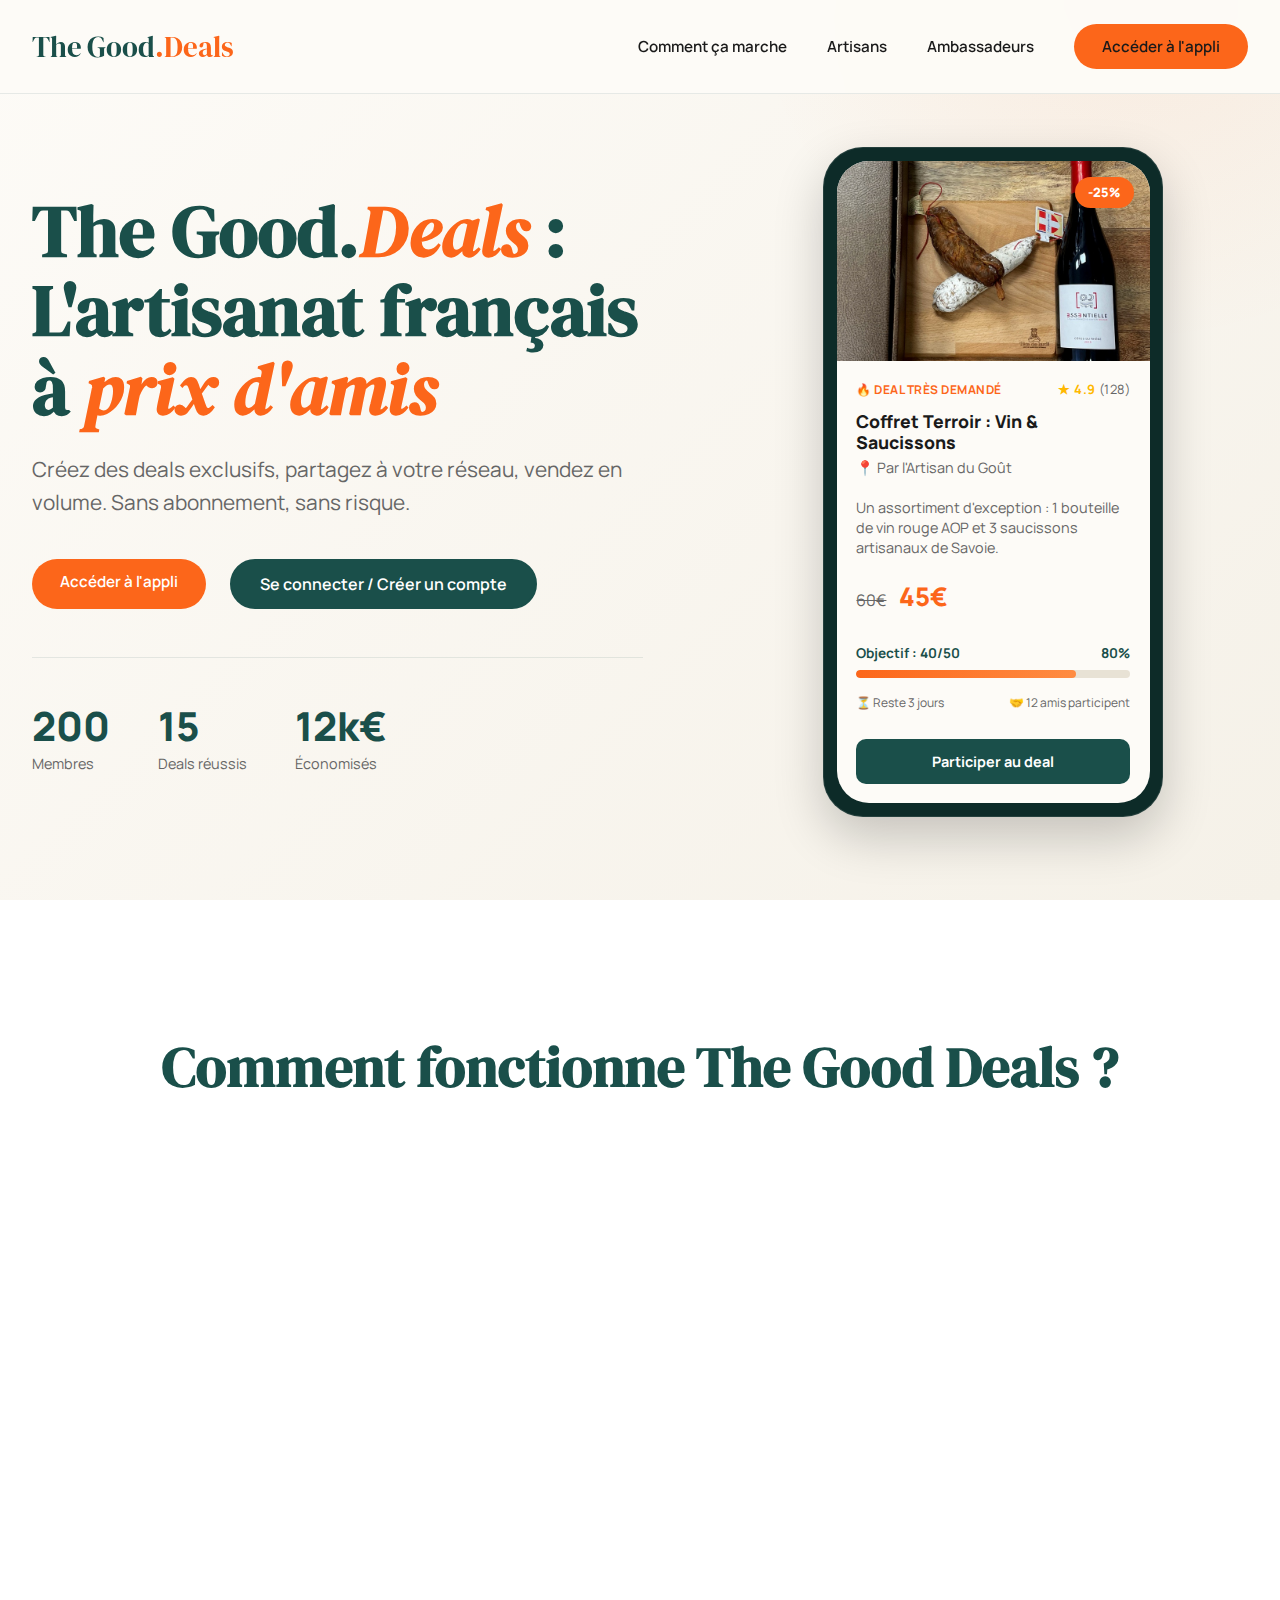
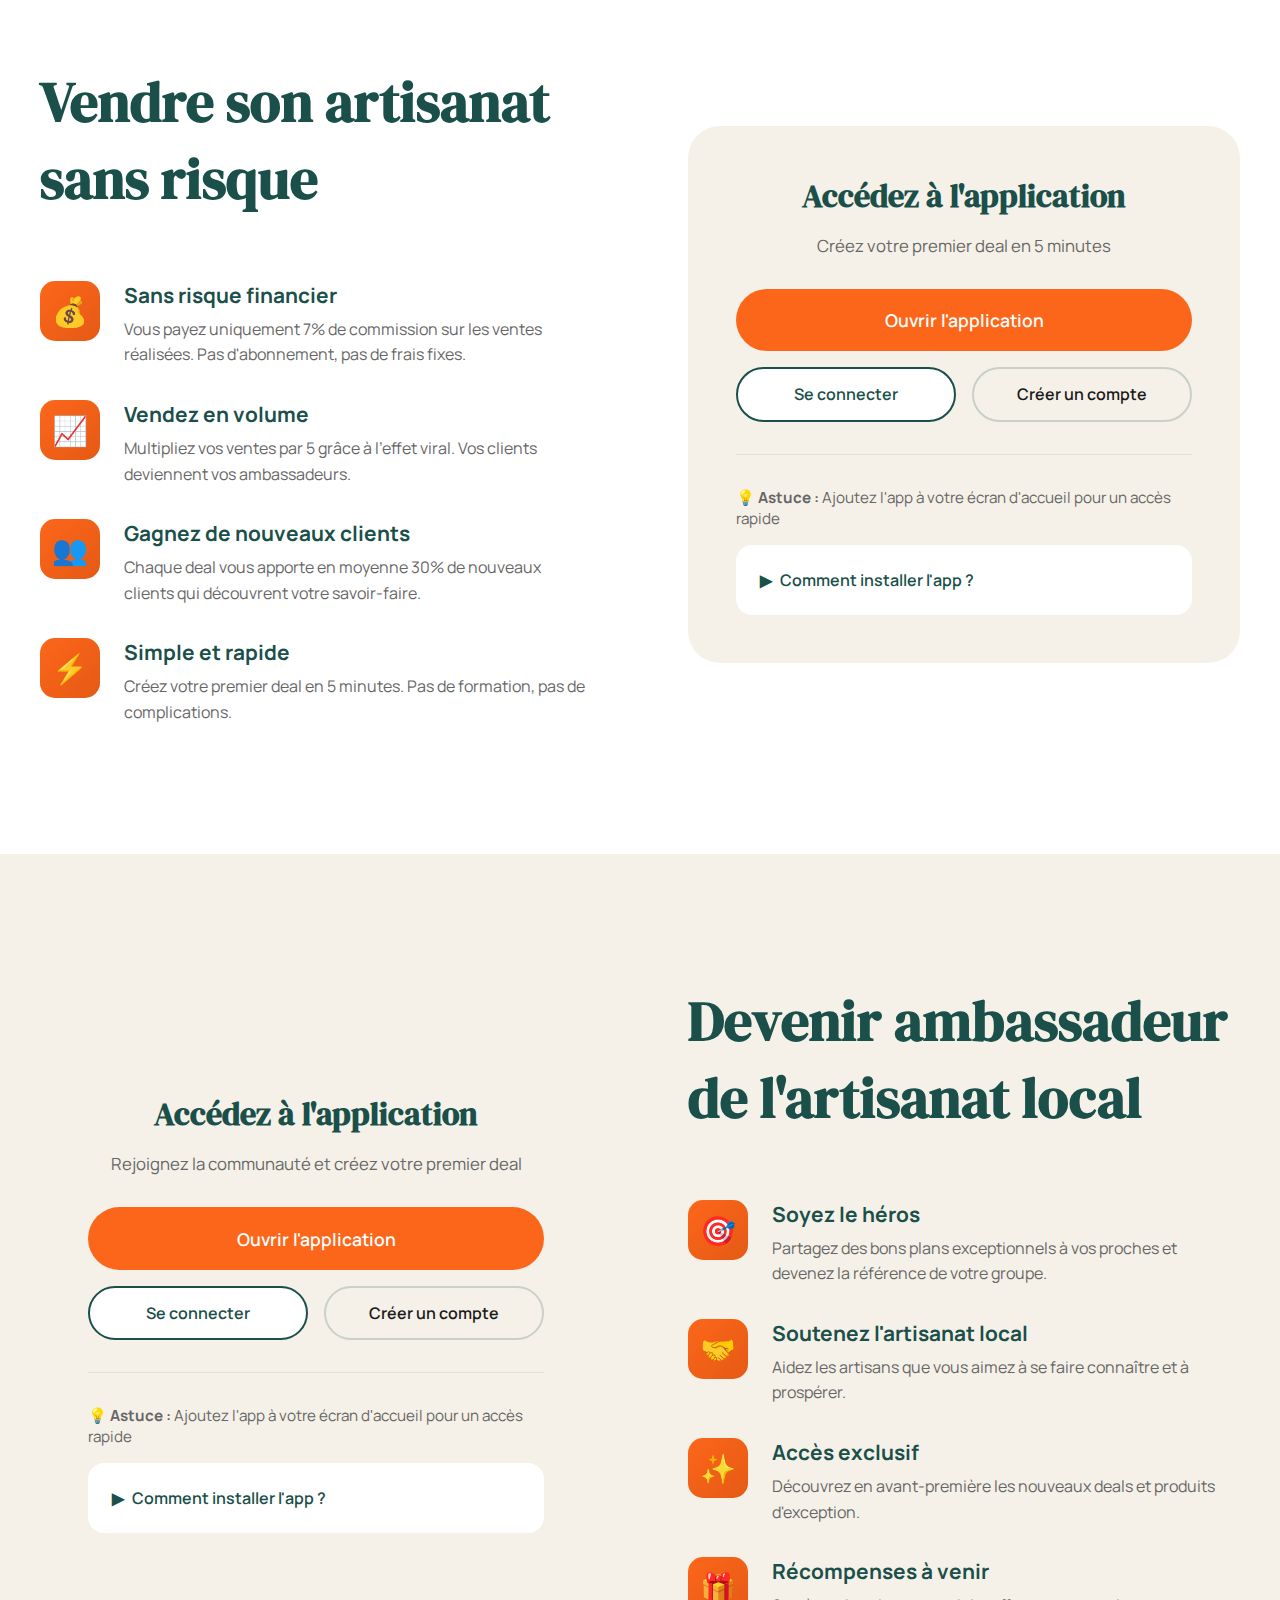
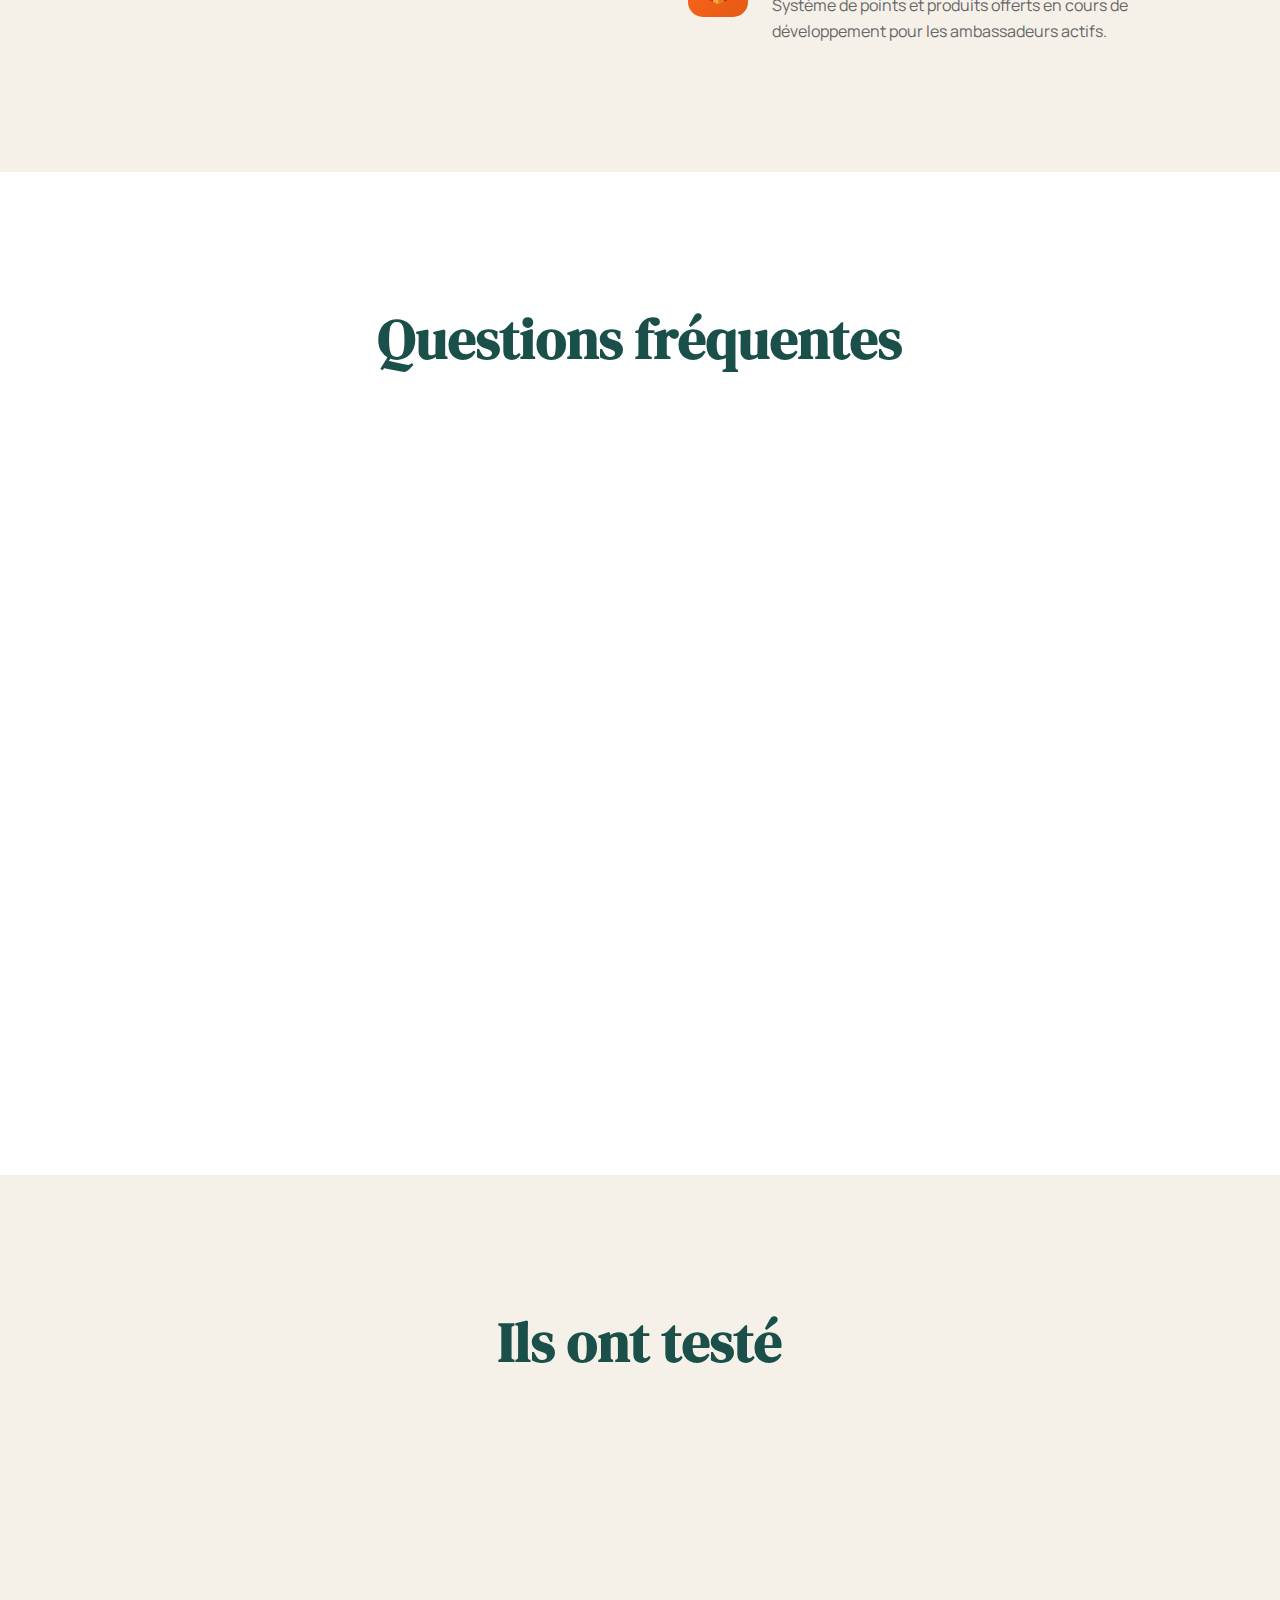
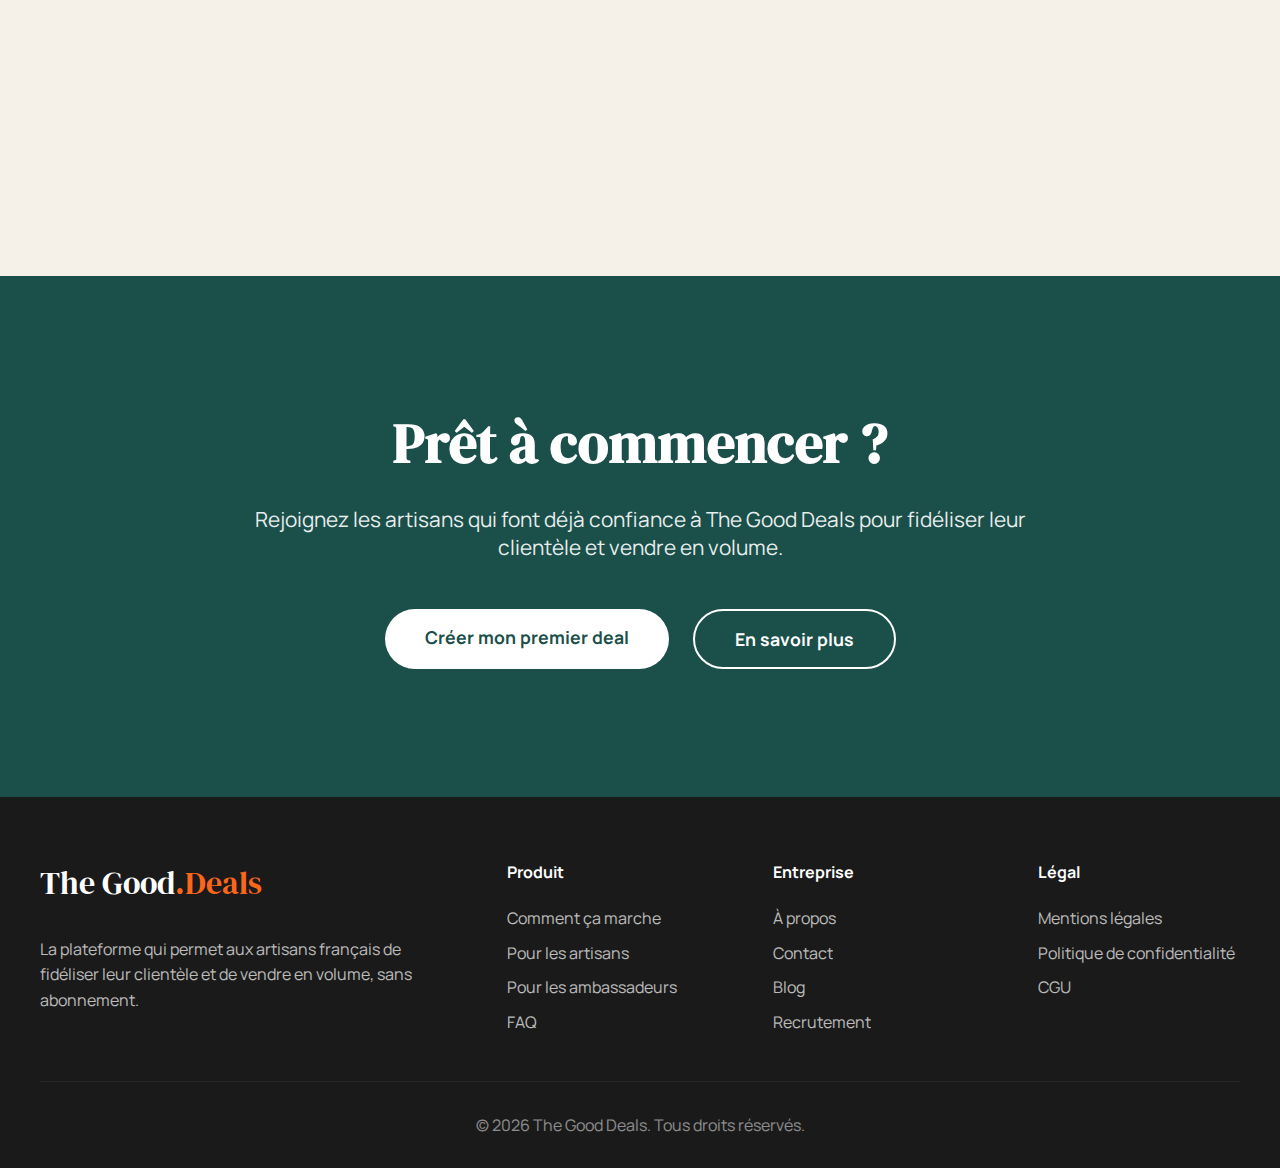
<file: index.html>
<!DOCTYPE html>
<html lang="fr">
<head>
    <meta charset="UTF-8">
    <meta name="viewport" content="width=device-width, initial-scale=1.0">
    <title>The Good Deals | L'Artisanat Français à Prix d'Amis & Deals Exclusifs</title>
    <meta name="description" content="Découvrez The Good Deals, la plateforme solidaire pour l'artisanat français. Profitez de deals exclusifs, soutenez vos artisans locaux et achetez en volume à prix d'amis.">
    <meta name="keywords" content="artisanat français, bons plans locaux, deals artisanat, achat groupé solidaire, soutien artisans, prix d'amis, savoir-faire français">
    
    <!-- Open Graph / Facebook -->
    <meta property="og:type" content="website">
    <meta property="og:url" content="https://thegood.deals/">
    <meta property="og:title" content="The Good Deals | L'Artisanat Français à Prix d'Amis">
    <meta property="og:description" content="Soutenez l'artisanat local avec des deals exclusifs et solidaires.">
    <meta property="og:image" content="https://thegood.deals/icons/favicon.jpg">
    <meta property="og:image:width" content="1200">
    <meta property="og:image:height" content="630">

    <!-- Twitter -->
    <meta name="twitter:card" content="summary_large_image">
    <meta name="twitter:url" content="https://thegood.deals/">
    <meta name="twitter:title" content="The Good Deals | L'Artisanat Français à Prix d'Amis">
    <meta name="twitter:description" content="Soutenez l'artisanat local avec des deals exclusifs et solidaires.">
    <meta name="twitter:image" content="https://thegood.deals/icons/favicon.jpg">
    
    <link rel="canonical" href="https://thegood.deals/">
    
    <!-- Favicons & PWA -->
    <link rel="icon" type="image/jpeg" href="icons/favicon.jpg">
    <link rel="apple-touch-icon" sizes="180x180" href="icons/icon-192x192.png">
    <link rel="manifest" href="manifest.json">
    <meta name="theme-color" content="#1A4F4A">

    <link href="https://fonts.googleapis.com/css2?family=DM+Serif+Display:ital@0;1&family=Manrope:wght@400;600;800&display=swap" rel="stylesheet">
    <script type="application/ld+json">
    {
      "@context": "https://schema.org",
      "@type": "WebSite",
      "name": "The Good Deals",
      "url": "https://thegood.deals/",
      "description": "Plateforme solidaire pour l'artisanat français. Deals exclusifs et achat groupé.",
      "potentialAction": {
        "@type": "SearchAction",
        "target": "https://thegood.deals/search?q={search_term_string}",
        "query-input": "required name=search_term_string"
      }
    }
    </script>
    <script type="application/ld+json">
    {
      "@context": "https://schema.org",
      "@type": "Organization",
      "name": "The Good Deals",
      "url": "https://thegood.deals/",
      "logo": "https://thegood.deals/assets/logo.png",
      "sameAs": [
        "https://instagram.com/thegood.deals_original"
      ]
    }
    </script>
    <style>
        * {
            margin: 0;
            padding: 0;
            box-sizing: border-box;
        }

        :root {
            --primary: #1A4F4A;
            --accent: #FC661A;
            --bg-light: #FDFBF7;
            --bg-cream: #F5F1E8;
            --text-dark: #1A1A1A;
            --text-gray: #666666;
        }

        body {
            font-family: 'Manrope', sans-serif;
            background: var(--bg-light);
            color: var(--text-dark);
            overflow-x: hidden;
        }

        /* Navigation */
        nav {
            position: fixed;
            top: 0;
            left: 0;
            right: 0;
            z-index: 1000;
            background: rgba(253, 251, 247, 0.95);
            backdrop-filter: blur(10px);
            border-bottom: 1px solid rgba(26, 79, 74, 0.1);
        }

        .nav-container {
            max-width: 1400px;
            margin: 0 auto;
            padding: 1.5rem 2rem;
            display: flex;
            justify-content: space-between;
            align-items: center;
        }

        .logo {
            font-family: 'DM Serif Display', serif;
            font-size: 1.8rem;
            font-weight: 400;
            color: var(--primary);
            text-decoration: none;
            display: flex;
            align-items: baseline;
            gap: 0;
        }

        .logo .the {
            color: var(--primary);
            margin-right: 0.3rem;
        }

        .logo .good {
            color: var(--primary);
        }

        .logo .dot {
            color: var(--accent);
        }

        .logo .deals {
            color: var(--accent);
        }

        .nav-links {
            display: flex;
            gap: 2.5rem;
            align-items: center;
        }

        .nav-links a {
            color: var(--text-dark);
            text-decoration: none;
            font-weight: 600;
            font-size: 0.95rem;
            transition: color 0.3s ease;
        }

        .nav-links a:hover {
            color: var(--accent);
        }

        .btn-primary {
            background: var(--accent);
            color: white;
            padding: 0.75rem 1.75rem;
            border-radius: 50px;
            font-weight: 600;
            text-decoration: none;
            transition: all 0.3s ease;
            border: none;
            cursor: pointer;
            font-size: 0.95rem;
        }

        .btn-primary:hover {
            background: #E55A15;
            transform: translateY(-2px);
            box-shadow: 0 10px 30px rgba(252, 102, 26, 0.3);
        }

        .btn-secondary {
            background: var(--primary);
            color: white;
            padding: 0.75rem 1.75rem;
            border-radius: 50px;
            font-weight: 600;
            text-decoration: none;
            transition: all 0.3s ease;
            border: 2px solid var(--primary);
        }

        .btn-secondary:hover {
            background: transparent;
            color: var(--primary);
        }

        /* Hero Section */
        .hero {
            min-height: 100vh;
            display: flex;
            align-items: center;
            justify-content: center;
            padding: 8rem 2rem 4rem;
            background: linear-gradient(135deg, var(--bg-light) 0%, var(--bg-cream) 100%);
            position: relative;
            overflow: hidden;
        }

        .hero::before {
            content: '';
            position: absolute;
            top: -50%;
            right: -20%;
            width: 800px;
            height: 800px;
            background: radial-gradient(circle, rgba(252, 102, 26, 0.08) 0%, transparent 70%);
            border-radius: 50%;
            animation: float 20s ease-in-out infinite;
        }

        @keyframes float {
            0%, 100% { transform: translate(0, 0) scale(1); }
            50% { transform: translate(-50px, 50px) scale(1.1); }
        }

        .hero-content {
            max-width: 1400px;
            margin: 0 auto;
            display: grid;
            grid-template-columns: 1.2fr 1fr;
            gap: 6rem;
            align-items: center;
            position: relative;
            z-index: 1;
        }

        .hero-text h1 {
            font-family: 'DM Serif Display', serif;
            font-size: 4.5rem;
            line-height: 1.1;
            color: var(--primary);
            margin-bottom: 1.5rem;
            animation: slideInLeft 1s ease-out;
        }

        @keyframes slideInLeft {
            from {
                opacity: 0;
                transform: translateX(-50px);
            }
            to {
                opacity: 1;
                transform: translateX(0);
            }
        }

        .hero-text h1 .accent {
            color: var(--accent);
            font-style: italic;
        }

        .hero-text p {
            font-size: 1.3rem;
            color: var(--text-gray);
            margin-bottom: 2.5rem;
            line-height: 1.6;
            animation: slideInLeft 1s ease-out 0.2s backwards;
        }

        .hero-ctas {
            display: flex;
            gap: 1.5rem;
            animation: slideInLeft 1s ease-out 0.4s backwards;
        }

        .social-proof {
            display: flex;
            gap: 3rem;
            margin-top: 3rem;
            padding-top: 3rem;
            border-top: 1px solid rgba(26, 79, 74, 0.1);
            animation: slideInLeft 1s ease-out 0.6s backwards;
        }

        .stat {
            display: flex;
            flex-direction: column;
        }

        .stat-number {
            font-size: 2.5rem;
            font-weight: 800;
            color: var(--primary);
            line-height: 1;
        }

        .stat-label {
            font-size: 0.9rem;
            color: var(--text-gray);
            margin-top: 0.5rem;
        }

        .hero-visual {
            position: relative;
            animation: slideInRight 1s ease-out 0.4s backwards;
        }

        @keyframes slideInRight {
            from {
                opacity: 0;
                transform: translateX(50px);
            }
            to {
                opacity: 1;
                transform: translateX(0);
            }
        }

        .phone-mockup {
            position: relative;
            width: 100%;
            max-width: 340px;
            margin: 0 auto;
        }

        .phone-frame {
            background: #0D2B28;
            border-radius: 2.5rem;
            padding: 0.8rem;
            box-shadow: 0 20px 50px rgba(0, 0, 0, 0.2);
            position: relative;
            border: 1px solid rgba(255,255,255,0.1);
        }

        .phone-screen {
            background: #FDFBF7;
            border-radius: 2rem;
            overflow: hidden;
            aspect-ratio: 9/18.5;
            display: flex;
            flex-direction: column;
        }

        .deal-card-preview {
            padding: 0;
            display: flex;
            flex-direction: column;
            height: 100%;
        }

        .deal-image {
            width: 100%;
            height: 200px;
            background: url('assets/deal-coffret.jpg') center/cover no-repeat;
            position: relative;
        }

        .deal-image .deal-tag {
            position: absolute;
            top: 1rem;
            right: 1rem;
            background: var(--accent);
            color: white;
            padding: 0.4rem 0.8rem;
            border-radius: 50px;
            font-size: 0.8rem;
            font-weight: 800;
        }

        .deal-content {
            padding: 1.2rem;
            display: flex;
            flex-direction: column;
            gap: 0.8rem;
            flex-grow: 1;
        }

        .deal-meta-top {
            display: flex;
            justify-content: space-between;
            align-items: center;
            font-size: 0.75rem;
            font-weight: 700;
            color: var(--accent);
            text-transform: uppercase;
            letter-spacing: 0.5px;
        }

        .deal-rating {
            display: flex;
            align-items: center;
            gap: 0.2rem;
            color: #FFB800;
            font-size: 0.8rem;
        }

        .deal-info {
            display: flex;
            flex-direction: column;
            gap: 0.3rem;
        }

        .deal-title {
            font-size: 1.1rem;
            font-weight: 800;
            color: var(--text-dark);
            line-height: 1.2;
        }

        .deal-artisan {
            font-size: 0.9rem;
            color: var(--text-gray);
            display: flex;
            align-items: center;
            gap: 0.4rem;
        }

        .deal-description {
            font-size: 0.9rem;
            color: var(--text-gray);
            line-height: 1.4;
            margin: 0.5rem 0;
        }

        .deal-prices {
            display: flex;
            align-items: baseline;
            gap: 0.8rem;
            margin-bottom: 0.5rem;
        }

        .deal-price-old {
            font-size: 1rem;
            color: var(--text-gray);
            text-decoration: line-through;
        }

        .deal-price-new {
            font-size: 1.6rem;
            font-weight: 800;
            color: var(--accent);
        }

        .deal-progress-container {
            margin-top: auto;
        }

        .progress-label {
            display: flex;
            justify-content: space-between;
            font-size: 0.85rem;
            font-weight: 700;
            margin-bottom: 0.5rem;
            color: var(--primary);
        }

        .progress-bar {
            width: 100%;
            height: 8px;
            background: #E8E2D5;
            border-radius: 10px;
            overflow: hidden;
            margin-bottom: 1rem;
        }

        .progress-fill {
            height: 100%;
            background: linear-gradient(90deg, var(--accent) 0%, #FF8C42 100%);
            border-radius: 10px;
            width: 80%;
            transition: width 1s ease-out;
        }

        .btn-deal {
            background: var(--primary);
            color: white;
            text-align: center;
            padding: 0.8rem;
            border-radius: 10px;
            font-weight: 700;
            text-decoration: none;
            transition: all 0.3s ease;
            font-size: 0.9rem;
        }

        .btn-deal:hover {
            transform: scale(1.02);
            box-shadow: 0 10px 20px rgba(26, 79, 74, 0.2);
        }

        /* How It Works */
        .how-it-works {
            padding: 8rem 2rem;
            background: white;
        }

        .section-title {
            font-family: 'DM Serif Display', serif;
            font-size: 3.5rem;
            text-align: center;
            color: var(--primary);
            margin-bottom: 4rem;
        }

        .steps {
            max-width: 1200px;
            margin: 0 auto;
            display: grid;
            grid-template-columns: repeat(3, 1fr);
            gap: 4rem;
        }

        .step {
            text-align: center;
            position: relative;
            animation: fadeInUp 1s ease-out;
        }

        @keyframes fadeInUp {
            from {
                opacity: 0;
                transform: translateY(30px);
            }
            to {
                opacity: 1;
                transform: translateY(0);
            }
        }

        .step-number {
            width: 80px;
            height: 80px;
            background: linear-gradient(135deg, var(--accent) 0%, #E55A15 100%);
            border-radius: 50%;
            display: flex;
            align-items: center;
            justify-content: center;
            font-size: 2rem;
            font-weight: 800;
            color: white;
            margin: 0 auto 2rem;
            box-shadow: 0 10px 30px rgba(252, 102, 26, 0.3);
        }

        .step h3 {
            font-size: 1.5rem;
            font-weight: 700;
            margin-bottom: 1rem;
            color: var(--primary);
        }

        .step p {
            color: var(--text-gray);
            line-height: 1.6;
        }

        /* Testimonials */
        .testimonials {
            padding: 8rem 2rem;
            background: var(--bg-cream);
        }

        .testimonials-grid {
            max-width: 1200px;
            margin: 0 auto;
            display: grid;
            grid-template-columns: repeat(3, 1fr);
            gap: 3rem;
        }

        .testimonial-card {
            background: white;
            padding: 2.5rem;
            border-radius: 1.5rem;
            box-shadow: 0 10px 40px rgba(0, 0, 0, 0.05);
            transition: transform 0.3s ease, box-shadow 0.3s ease;
        }

        .testimonial-card:hover {
            transform: translateY(-10px);
            box-shadow: 0 20px 60px rgba(0, 0, 0, 0.1);
        }

        .quote {
            font-size: 1.1rem;
            line-height: 1.7;
            color: var(--text-dark);
            margin-bottom: 1.5rem;
            font-style: italic;
        }

        .author {
            display: flex;
            align-items: center;
            gap: 1rem;
        }

        .author-avatar {
            width: 50px;
            height: 50px;
            background: linear-gradient(135deg, var(--primary) 0%, var(--accent) 100%);
            border-radius: 50%;
            display: flex;
            align-items: center;
            justify-content: center;
            color: white;
            font-weight: 700;
            font-size: 1.2rem;
        }

        .author-info {
            display: flex;
            flex-direction: column;
        }

        .author-name {
            font-weight: 700;
            color: var(--primary);
        }

        .author-role {
            font-size: 0.9rem;
            color: var(--text-gray);
        }

        /* CTA Section */
        .cta-section {
            padding: 8rem 2rem;
            background: var(--primary);
            color: white;
            text-align: center;
        }

        .cta-content {
            max-width: 800px;
            margin: 0 auto;
        }

        .cta-section h2 {
            font-family: 'DM Serif Display', serif;
            font-size: 3.5rem;
            margin-bottom: 1.5rem;
        }

        .cta-section p {
            font-size: 1.3rem;
            margin-bottom: 3rem;
            opacity: 0.9;
        }

        .cta-buttons {
            display: flex;
            gap: 1.5rem;
            justify-content: center;
        }

        .btn-white {
            background: white;
            color: var(--primary);
            padding: 1rem 2.5rem;
            border-radius: 50px;
            font-weight: 700;
            text-decoration: none;
            transition: all 0.3s ease;
            font-size: 1.1rem;
        }

        .btn-white:hover {
            transform: translateY(-3px);
            box-shadow: 0 15px 40px rgba(255, 255, 255, 0.3);
        }

        .btn-outline {
            background: transparent;
            color: white;
            padding: 1rem 2.5rem;
            border-radius: 50px;
            font-weight: 700;
            text-decoration: none;
            border: 2px solid white;
            transition: all 0.3s ease;
            font-size: 1.1rem;
        }

        .btn-outline:hover {
            background: white;
            color: var(--primary);
        }

        /* Footer */
        footer {
            background: var(--text-dark);
            color: white;
            padding: 4rem 2rem 2rem;
        }

        .footer-content {
            max-width: 1200px;
            margin: 0 auto;
            display: grid;
            grid-template-columns: 2fr 1fr 1fr 1fr;
            gap: 4rem;
            margin-bottom: 3rem;
        }

        .footer-brand {
            display: flex;
            flex-direction: column;
            gap: 1rem;
        }

        .footer-logo {
            font-family: 'DM Serif Display', serif;
            font-size: 2rem;
            margin-bottom: 1rem;
        }

        .footer-logo .the {
            color: white;
        }

        .footer-logo .good {
            color: white;
        }

        .footer-logo .dot {
            color: var(--accent);
        }

        .footer-logo .deals {
            color: var(--accent);
        }

        .footer-desc {
            opacity: 0.7;
            line-height: 1.6;
        }

        .footer-section h4 {
            margin-bottom: 1.5rem;
            font-weight: 700;
        }

        .footer-links {
            display: flex;
            flex-direction: column;
            gap: 0.8rem;
        }

        .footer-links a {
            color: white;
            text-decoration: none;
            opacity: 0.7;
            transition: opacity 0.3s ease;
        }

        .footer-links a:hover {
            opacity: 1;
        }

        .footer-bottom {
            max-width: 1200px;
            margin: 0 auto;
            padding-top: 2rem;
            border-top: 1px solid rgba(255, 255, 255, 0.1);
            text-align: center;
            opacity: 0.5;
        }

        /* Mobile Menu */
        .mobile-menu-btn {
            display: none;
            background: none;
            border: none;
            font-size: 1.5rem;
            color: var(--primary);
            cursor: pointer;
        }

        @media (max-width: 768px) {
            .nav-links.active {
                display: flex;
                flex-direction: column;
                position: absolute;
                top: 100%;
                left: 0;
                right: 0;
                background: white;
                padding: 2rem;
                box-shadow: 0 10px 30px rgba(0, 0, 0, 0.1);
            }
        }

        /* For Artisans Section */
        .for-artisans {
            padding: 8rem 2rem;
            background: white;
        }

        .artisan-content {
            max-width: 1200px;
            margin: 0 auto;
            display: grid;
            grid-template-columns: 1fr 1fr;
            gap: 6rem;
            align-items: center;
        }

        .artisan-benefits {
            display: flex;
            flex-direction: column;
            gap: 2rem;
        }

        .benefit {
            display: flex;
            gap: 1.5rem;
            align-items: flex-start;
        }

        .benefit-icon {
            width: 60px;
            height: 60px;
            background: linear-gradient(135deg, var(--accent) 0%, #E55A15 100%);
            border-radius: 15px;
            display: flex;
            align-items: center;
            justify-content: center;
            font-size: 1.8rem;
            flex-shrink: 0;
        }

        .benefit-text h3 {
            font-size: 1.3rem;
            margin-bottom: 0.5rem;
            color: var(--primary);
        }

        .benefit-text p {
            color: var(--text-gray);
            line-height: 1.6;
        }

        .app-download-container {
            background: var(--bg-cream);
            padding: 3rem;
            border-radius: 2rem;
            text-align: center;
        }

        .app-download-container h3 {
            font-family: 'DM Serif Display', serif;
            font-size: 2rem;
            color: var(--primary);
            margin-bottom: 1rem;
        }

        .download-desc {
            color: var(--text-gray);
            margin-bottom: 2rem;
            font-size: 1.05rem;
        }

        .pwa-buttons {
            display: flex;
            flex-direction: column;
            gap: 1rem;
            margin-bottom: 2rem;
        }

        .account-buttons {
            display: grid;
            grid-template-columns: 1fr 1fr;
            gap: 1rem;
        }

        .btn-login {
            background: white;
            color: var(--primary);
            padding: 0.9rem 1.5rem;
            border-radius: 50px;
            font-weight: 600;
            text-decoration: none;
            border: 2px solid var(--primary);
            transition: all 0.3s ease;
            display: inline-block;
            text-align: center;
        }

        .btn-login:hover {
            background: var(--primary);
            color: white;
        }

        .btn-signup {
            background: transparent;
            color: var(--text-dark);
            padding: 0.9rem 1.5rem;
            border-radius: 50px;
            font-weight: 600;
            text-decoration: none;
            border: 2px solid rgba(26, 79, 74, 0.2);
            transition: all 0.3s ease;
            display: inline-block;
            text-align: center;
        }

        .btn-signup:hover {
            border-color: var(--primary);
            color: var(--primary);
        }

        .pwa-install-info {
            padding-top: 2rem;
            border-top: 1px solid rgba(26, 79, 74, 0.1);
            text-align: left;
        }

        .pwa-install-info p {
            color: var(--text-gray);
            font-size: 0.95rem;
            margin-bottom: 1rem;
        }

        .install-details {
            background: white;
            padding: 1.5rem;
            border-radius: 1rem;
            margin-top: 1rem;
        }

        .install-details summary {
            font-weight: 600;
            color: var(--primary);
            cursor: pointer;
            user-select: none;
            list-style: none;
            display: flex;
            align-items: center;
            gap: 0.5rem;
        }

        .install-details summary::-webkit-details-marker {
            display: none;
        }

        .install-details summary::before {
            content: '▶';
            display: inline-block;
            transition: transform 0.3s ease;
        }

        .install-details[open] summary::before {
            transform: rotate(90deg);
        }

        .install-instructions {
            margin-top: 1rem;
            padding-top: 1rem;
            border-top: 1px solid rgba(26, 79, 74, 0.1);
        }

        .install-instructions p {
            margin-bottom: 1rem;
            font-size: 0.9rem;
            line-height: 1.6;
        }

        .install-instructions strong {
            color: var(--primary);
            display: block;
            margin-bottom: 0.3rem;
        }

        /* For Ambassadors */
        .for-ambassadors {
            padding: 8rem 2rem;
            background: var(--bg-cream);
        }

        /* FAQ Section */
        .faq-section {
            padding: 8rem 2rem;
            background: white;
        }

        .faq-container {
            max-width: 900px;
            margin: 0 auto;
        }

        .faq-item {
            background: white;
            border: 2px solid rgba(26, 79, 74, 0.1);
            border-radius: 1rem;
            margin-bottom: 1rem;
            overflow: hidden;
            transition: all 0.3s ease;
        }

        .faq-item:hover {
            border-color: var(--accent);
        }

        .faq-question {
            padding: 1.5rem 2rem;
            display: flex;
            justify-content: space-between;
            align-items: center;
            cursor: pointer;
            font-weight: 600;
            font-size: 1.1rem;
            color: var(--primary);
            user-select: none;
        }

        .faq-icon {
            font-size: 1.5rem;
            transition: transform 0.3s ease;
        }

        .faq-item.active .faq-icon {
            transform: rotate(45deg);
        }

        .faq-answer {
            max-height: 0;
            overflow: hidden;
            transition: max-height 0.3s ease;
            padding: 0 2rem;
        }

        .faq-item.active .faq-answer {
            max-height: 500px;
            padding: 0 2rem 1.5rem;
        }

        .faq-answer p {
            color: var(--text-gray);
            line-height: 1.7;
        }

        /* Responsive */
        @media (max-width: 1024px) {
            .hero-content {
                grid-template-columns: 1fr;
                gap: 4rem;
                text-align: center;
            }

            .hero-text h1 {
                font-size: 3.5rem;
            }

            .hero-ctas {
                justify-content: center;
            }

            .social-proof {
                justify-content: center;
            }

            .steps {
                grid-template-columns: 1fr;
                gap: 3rem;
            }

            .testimonials-grid {
                grid-template-columns: 1fr;
            }

            .artisan-content {
                grid-template-columns: 1fr !important;
                gap: 3rem;
            }

            .footer-content {
                grid-template-columns: 1fr;
                text-align: center;
            }
        }

        @media (max-width: 768px) {
            .nav-links {
                display: none;
            }

            .mobile-menu-btn {
                display: block;
            }

            .hero {
                padding: 6rem 1.5rem 3rem;
            }

            .hero-text h1 {
                font-size: 2.5rem;
            }

            .hero-text p {
                font-size: 1.1rem;
            }

            .hero-ctas {
                flex-direction: column;
            }

            .section-title {
                font-size: 2.5rem;
            }

            .cta-section h2 {
                font-size: 2.5rem;
            }

            .cta-buttons {
                flex-direction: column;
            }
        }
    </style>
</head>
<body>
    <!-- Navigation -->
    <nav>
        <div class="nav-container">
            <a href="#" class="logo">
                <span class="the">The </span><span class="good">Good</span><span class="dot">.</span><span class="deals">Deals</span>
            </a>
            <div class="nav-links">
                <a href="#comment">Comment ça marche</a>
                <a href="#artisans">Artisans</a>
                <a href="#ambassadeurs">Ambassadeurs</a>
                <a href="https://thegood.deals" class="btn-primary">Accéder à l'appli</a>
            </div>
            <button class="mobile-menu-btn">☰</button>
        </div>
    </nav>

    <!-- Hero Section -->
    <section class="hero">
        <div class="hero-content">
            <div class="hero-text">
                <h1>The Good.<span class="accent">Deals</span> : L'artisanat français à <span class="accent">prix d'amis</span></h1>
                <p>Créez des deals exclusifs, partagez à votre réseau, vendez en volume. Sans abonnement, sans risque.</p>
                <div class="hero-ctas">
                    <a href="https://thegood.deals" class="btn-primary">Accéder à l'appli</a>
                    <a href="https://www.thegood.deals/auth?login" class="btn-secondary">Se connecter / Créer un compte</a>
                </div>
                <div class="social-proof">
                    <div class="stat">
                        <div class="stat-number">200</div>
                        <div class="stat-label">Membres</div>
                    </div>
                    <div class="stat">
                        <div class="stat-number">15</div>
                        <div class="stat-label">Deals réussis</div>
                    </div>
                    <div class="stat">
                        <div class="stat-number">12k€</div>
                        <div class="stat-label">Économisés</div>
                    </div>
                </div>
            </div>
            <div class="hero-visual">
                <div class="phone-mockup">
                    <div class="phone-frame">
                        <div class="phone-screen">
                            <div class="deal-card-preview">
                                <div class="deal-image">
                                    <div class="deal-tag">-25%</div>
                                </div>
                                <div class="deal-content">
                                    <div class="deal-meta-top">
                                        <span>🔥 Deal très demandé</span>
                                        <div class="deal-rating">
                                            <span>★ 4.9</span>
                                            <span style="color: var(--text-gray); font-weight: 400;">(128)</span>
                                        </div>
                                    </div>
                                    <div class="deal-info">
                                        <div class="deal-title">Coffret Terroir : Vin & Saucissons</div>
                                        <div class="deal-artisan">📍 Par l'Artisan du Goût</div>
                                    </div>
                                    <p class="deal-description">Un assortiment d'exception : 1 bouteille de vin rouge AOP et 3 saucissons artisanaux de Savoie.</p>
                                    <div class="deal-prices">
                                        <span class="deal-price-old">60€</span>
                                        <span class="deal-price-new">45€</span>
                                    </div>
                                    <div class="deal-progress-container">
                                        <div class="progress-label">
                                            <span>Objectif : 40/50</span>
                                            <span>80%</span>
                                        </div>
                                        <div class="progress-bar">
                                            <div class="progress-fill"></div>
                                        </div>
                                        <div style="display: flex; justify-content: space-between; font-size: 0.75rem; color: var(--text-gray); margin-bottom: 1rem;">
                                            <span>⏳ Reste 3 jours</span>
                                            <span>🤝 12 amis participent</span>
                                        </div>
                                    </div>
                                    <a href="https://thegood.deals" class="btn-deal">Participer au deal</a>
                                </div>
                            </div>
                        </div>
                    </div>
                </div>
            </div>
        </div>
    </section>

    <!-- How It Works -->
    <section class="how-it-works" id="comment">
        <h2 class="section-title">Comment fonctionne The Good Deals ?</h2>
        <div class="steps">
            <div class="step">
                <div class="step-number">1</div>
                <h3>Créez un deal</h3>
                <p>Choisissez un produit phare et proposez-le à -25% minimum. Vous fixez l'objectif de ventes.</p>
            </div>
            <div class="step">
                <div class="step-number">2</div>
                <h3>Partagez le lien</h3>
                <p>Recevez un lien unique et partagez-le à votre clientèle par email, SMS ou réseaux sociaux.</p>
            </div>
            <div class="step">
                <div class="step-number">3</div>
                <h3>Vendez en volume</h3>
                <p>Vos clients achètent ET partagent. Vous multipliez vos ventes et gagnez de nouveaux clients.</p>
            </div>
        </div>
    </section>

    <!-- For Artisans -->
    <section class="for-artisans" id="artisans">
        <div class="artisan-content">
            <div class="artisan-benefits">
                <h2 class="section-title" style="text-align: left; margin-bottom: 2rem;">Vendre son artisanat sans risque</h2>
                <div class="benefit">
                    <div class="benefit-icon">💰</div>
                    <div class="benefit-text">
                        <h3>Sans risque financier</h3>
                        <p>Vous payez uniquement 7% de commission sur les ventes réalisées. Pas d'abonnement, pas de frais fixes.</p>
                    </div>
                </div>
                <div class="benefit">
                    <div class="benefit-icon">📈</div>
                    <div class="benefit-text">
                        <h3>Vendez en volume</h3>
                        <p>Multipliez vos ventes par 5 grâce à l'effet viral. Vos clients deviennent vos ambassadeurs.</p>
                    </div>
                </div>
                <div class="benefit">
                    <div class="benefit-icon">👥</div>
                    <div class="benefit-text">
                        <h3>Gagnez de nouveaux clients</h3>
                        <p>Chaque deal vous apporte en moyenne 30% de nouveaux clients qui découvrent votre savoir-faire.</p>
                    </div>
                </div>
                <div class="benefit">
                    <div class="benefit-icon">⚡</div>
                    <div class="benefit-text">
                        <h3>Simple et rapide</h3>
                        <p>Créez votre premier deal en 5 minutes. Pas de formation, pas de complications.</p>
                    </div>
                </div>
            </div>
            <div class="app-download-container">
                <h3>Accédez à l'application</h3>
                <p class="download-desc">Créez votre premier deal en 5 minutes</p>
                <div class="pwa-buttons">
                    <a href="https://thegood.deals" class="btn-primary" style="display: inline-block; text-align: center; width: 100%; font-size: 1.1rem; padding: 1.2rem;">
                        Ouvrir l'application
                    </a>
                    <div class="account-buttons">
                        <a href="https://www.thegood.deals/auth?login" class="btn-login">Se connecter</a>
                        <a href="https://www.thegood.deals/auth?login" class="btn-signup">Créer un compte</a>
                    </div>
                </div>
                <div class="pwa-install-info">
                    <p>💡 <strong>Astuce :</strong> Ajoutez l'app à votre écran d'accueil pour un accès rapide</p>
                    <details class="install-details">
                        <summary>Comment installer l'app ?</summary>
                        <div class="install-instructions">
                            <p><strong>Sur iPhone/iPad :</strong><br>
                            Safari → Partager (icône) → "Sur l'écran d'accueil"</p>
                            <p><strong>Sur Android :</strong><br>
                            Chrome → Menu (⋮) → "Installer l'application"</p>
                            <p><strong>Sur ordinateur :</strong><br>
                            Chrome/Edge → Icône ⊕ dans la barre d'adresse → "Installer"</p>
                        </div>
                    </details>
                </div>
            </div>
        </div>
    </section>

    <!-- For Ambassadors -->
    <section class="for-ambassadors" id="ambassadeurs">
        <div class="artisan-content" style="grid-template-columns: 1fr 1fr;">
            <div class="app-download-container">
                <h3>Accédez à l'application</h3>
                <p class="download-desc">Rejoignez la communauté et créez votre premier deal</p>
                <div class="pwa-buttons">
                    <a href="https://thegood.deals" class="btn-primary" style="display: inline-block; text-align: center; width: 100%; font-size: 1.1rem; padding: 1.2rem;">
                        Ouvrir l'application
                    </a>
                    <div class="account-buttons">
                        <a href="https://www.thegood.deals/auth?login" class="btn-login">Se connecter</a>
                        <a href="https://www.thegood.deals/auth?login" class="btn-signup">Créer un compte</a>
                    </div>
                </div>
                <div class="pwa-install-info">
                    <p>💡 <strong>Astuce :</strong> Ajoutez l'app à votre écran d'accueil pour un accès rapide</p>
                    <details class="install-details">
                        <summary>Comment installer l'app ?</summary>
                        <div class="install-instructions">
                            <p><strong>Sur iPhone/iPad :</strong><br>
                            Safari → Partager (icône) → "Sur l'écran d'accueil"</p>
                            <p><strong>Sur Android :</strong><br>
                            Chrome → Menu (⋮) → "Installer l'application"</p>
                            <p><strong>Sur ordinateur :</strong><br>
                            Chrome/Edge → Icône ⊕ dans la barre d'adresse → "Installer"</p>
                        </div>
                    </details>
                </div>
            </div>
            <div class="artisan-benefits">
                <h2 class="section-title" style="text-align: left; margin-bottom: 2rem;">Devenir ambassadeur de l'artisanat local</h2>
                <div class="benefit">
                    <div class="benefit-icon">🎯</div>
                    <div class="benefit-text">
                        <h3>Soyez le héros</h3>
                        <p>Partagez des bons plans exceptionnels à vos proches et devenez la référence de votre groupe.</p>
                    </div>
                </div>
                <div class="benefit">
                    <div class="benefit-icon">🤝</div>
                    <div class="benefit-text">
                        <h3>Soutenez l'artisanat local</h3>
                        <p>Aidez les artisans que vous aimez à se faire connaître et à prospérer.</p>
                    </div>
                </div>
                <div class="benefit">
                    <div class="benefit-icon">✨</div>
                    <div class="benefit-text">
                        <h3>Accès exclusif</h3>
                        <p>Découvrez en avant-première les nouveaux deals et produits d'exception.</p>
                    </div>
                </div>
                <div class="benefit">
                    <div class="benefit-icon">🎁</div>
                    <div class="benefit-text">
                        <h3>Récompenses à venir</h3>
                        <p>Système de points et produits offerts en cours de développement pour les ambassadeurs actifs.</p>
                    </div>
                </div>
            </div>
        </div>
    </section>

    <!-- FAQ Section -->
    <section class="faq-section" id="faq">
        <h2 class="section-title">Questions fréquentes</h2>
        <div class="faq-container">
            <div class="faq-item">
                <div class="faq-question">
                    <span>Comment fonctionne la commission de 7% ?</span>
                    <span class="faq-icon">+</span>
                </div>
                <div class="faq-answer">
                    <p>La commission de 7% (environ 6% de frais de service + 1.8% de frais CB) est prélevée uniquement sur les ventes réalisées. Si votre deal n'aboutit pas, vous ne payez rien. La commission est automatiquement déduite et vous recevez 93% du chiffre d'affaires 5 jours après la clôture du deal.</p>
                </div>
            </div>
            <div class="faq-item">
                <div class="faq-question">
                    <span>Que se passe-t-il si mon deal n'atteint pas 100% ?</span>
                    <span class="faq-icon">+</span>
                </div>
                <div class="faq-answer">
                    <p>Vous avez le choix : soit vous validez le deal avec le nombre de ventes atteint (par exemple 30 sur 50), soit vous attendez encore quelques jours, soit vous annulez. Dans tous les cas, les clients ne sont débités que si vous validez le deal. Vous gardez le contrôle total.</p>
                </div>
            </div>
            <div class="faq-item">
                <div class="faq-question">
                    <span>Comment mes clients reçoivent-ils leurs produits ?</span>
                    <span class="faq-icon">+</span>
                </div>
                <div class="faq-answer">
                    <p>Le mode privilégié est le retrait en boutique, ce qui crée du trafic chez vous et évite les frais d'expédition. Les clients peuvent aussi retirer chez l'ambassadeur si c'est lui qui a créé le deal. Pour certains produits, vous pouvez proposer la livraison avec des frais payés en supplément par le client.</p>
                </div>
            </div>
            <div class="faq-item">
                <div class="faq-question">
                    <span>Pourquoi mes clients partageraient le lien ?</span>
                    <span class="faq-icon">+</span>
                </div>
                <div class="faq-answer">
                    <p>C'est naturel ! Quand on découvre un bon plan sur un produit qu'on aime, on pense immédiatement à nos proches. "Regarde, le caviste fait un deal à -30% sur ce vin de fou !" C'est du bouche-à-oreille digitalisé. Et statistiquement, 60% des acheteurs partagent le lien à au moins 3 personnes.</p>
                </div>
            </div>
            <div class="faq-item">
                <div class="faq-question">
                    <span>C'est vraiment sans engagement ?</span>
                    <span class="faq-icon">+</span>
                </div>
                <div class="faq-answer">
                    <p>Oui, totalement. Aucun abonnement, aucun engagement de durée, aucun minimum de deals à créer. Vous testez un premier deal, vous voyez ce que ça donne, et vous décidez si vous voulez continuer. Si ça ne marche pas, vous n'avez rien perdu.</p>
                </div>
            </div>
            <div class="faq-item">
                <div class="faq-question">
                    <span>Puis-je faire plusieurs deals en même temps ?</span>
                    <span class="faq-icon">+</span>
                </div>
                <div class="faq-answer">
                    <p>Absolument ! Vous pouvez créer autant de deals que vous le souhaitez. Certains artisans font un "Deal du mois" récurrent, d'autres créent des deals saisonniers (coffrets Noël, BBQ été, etc.). C'est vous qui gérez votre calendrier.</p>
                </div>
            </div>
        </div>
    </section>

    <!-- Testimonials -->
    <section class="testimonials">
        <h2 class="section-title">Ils ont testé</h2>
        <div class="testimonials-grid">
            <div class="testimonial-card">
                <div class="quote">"J'ai vendu 50 bouteilles en 3 jours grâce à The Good Deals. Mes clients ont adoré partager le bon plan à leurs proches. Résultat : 30 nouveaux clients !"</div>
                <div class="author">
                    <div class="author-avatar">J</div>
                    <div class="author-info">
                        <div class="author-name">Jean M.</div>
                        <div class="author-role">Vigneron, Provence</div>
                    </div>
                </div>
            </div>
            <div class="testimonial-card">
                <div class="quote">"Créer un deal pour mon fromager préféré, c'était génial ! Mes amis m'ont remercié et j'ai eu le plaisir de faire découvrir un artisan de qualité."</div>
                <div class="author">
                    <div class="author-avatar">M</div>
                    <div class="author-info">
                        <div class="author-name">Marie L.</div>
                        <div class="author-role">Ambassadrice</div>
                    </div>
                </div>
            </div>
            <div class="testimonial-card">
                <div class="quote">"Enfin une vraie bonne affaire sur des produits artisanaux ! J'ai découvert un caviste incroyable et économisé 25€. Je recommande à tous mes proches."</div>
                <div class="author">
                    <div class="author-avatar">P</div>
                    <div class="author-info">
                        <div class="author-name">Pierre D.</div>
                        <div class="author-role">Client fidèle</div>
                    </div>
                </div>
            </div>
        </div>
    </section>

    <!-- CTA Section -->
    <section class="cta-section">
        <div class="cta-content">
            <h2>Prêt à commencer ?</h2>
            <p>Rejoignez les artisans qui font déjà confiance à The Good Deals pour fidéliser leur clientèle et vendre en volume.</p>
            <div class="cta-buttons">
                <a href="#" class="btn-white">Créer mon premier deal</a>
                <a href="#" class="btn-outline">En savoir plus</a>
            </div>
        </div>
    </section>

    <!-- Footer -->
    <footer>
        <div class="footer-content">
            <div class="footer-brand">
                <div class="footer-logo">
                    <span class="the">The </span><span class="good">Good</span><span class="dot">.</span><span class="deals">Deals</span>
                </div>
                <p class="footer-desc">La plateforme qui permet aux artisans français de fidéliser leur clientèle et de vendre en volume, sans abonnement.</p>
            </div>
            <div class="footer-section">
                <h4>Produit</h4>
                <div class="footer-links">
                    <a href="#comment">Comment ça marche</a>
                    <a href="#artisans">Pour les artisans</a>
                    <a href="#ambassadeurs">Pour les ambassadeurs</a>
                    <a href="#faq">FAQ</a>
                </div>
            </div>
            <div class="footer-section">
                <h4>Entreprise</h4>
                <div class="footer-links">
                    <a href="about.html">À propos</a>
                    <a href="contact.html">Contact</a>
                    <a href="#">Blog</a>
                    <a href="#">Recrutement</a>
                </div>
            </div>
            <div class="footer-section">
                <h4>Légal</h4>
                <div class="footer-links">
                    <a href="mentions-legales.html">Mentions légales</a>
                    <a href="politique-confidentialite.html">Politique de confidentialité</a>
                    <a href="#">CGU</a>
                </div>
            </div>
        </div>
        <div class="footer-bottom">
            <p>© 2026 The Good Deals. Tous droits réservés.</p>
        </div>
    </footer>

    <script>
        // Smooth scroll
        document.addEventListener('DOMContentLoaded', () => {
            document.querySelectorAll('a[href^="#"]').forEach(anchor => {
                anchor.addEventListener('click', function (e) {
                    e.preventDefault();
                    const href = this.getAttribute('href');
                    if (href !== '#' && href.length > 1) {
                        const target = document.querySelector(href);
                        if (target) {
                            target.scrollIntoView({
                                behavior: 'smooth',
                                block: 'start'
                            });
                            // Close mobile menu if open
                            if (window.innerWidth <= 768) {
                                navLinks.classList.remove('active');
                            }
                        }
                    }
                });
            });

            // Mobile menu toggle
            const mobileMenuBtn = document.querySelector('.mobile-menu-btn');
            const navLinks = document.querySelector('.nav-links');
            
            if (mobileMenuBtn) {
                mobileMenuBtn.addEventListener('click', () => {
                    navLinks.classList.toggle('active');
                });
            }

            // FAQ accordion
            const faqItems = document.querySelectorAll('.faq-item');
            faqItems.forEach(item => {
                const question = item.querySelector('.faq-question');
                question.addEventListener('click', () => {
                    const isActive = item.classList.contains('active');
                    faqItems.forEach(i => i.classList.remove('active'));
                    if (!isActive) {
                        item.classList.add('active');
                    }
                });
            });

            // Scroll animations
            const observerOptions = {
                threshold: 0.1,
                rootMargin: '0px 0px -100px 0px'
            };

            const observer = new IntersectionObserver((entries) => {
                entries.forEach(entry => {
                    if (entry.isIntersecting) {
                        entry.target.style.opacity = '1';
                        entry.target.style.transform = 'translateY(0)';
                    }
                });
            }, observerOptions);

            document.querySelectorAll('.step, .testimonial-card, .faq-item').forEach(el => {
                el.style.opacity = '0';
                el.style.transform = 'translateY(30px)';
                el.style.transition = 'opacity 0.6s ease, transform 0.6s ease';
                observer.observe(el);
            });
        });
    </script>
</body>
</html>
</file>
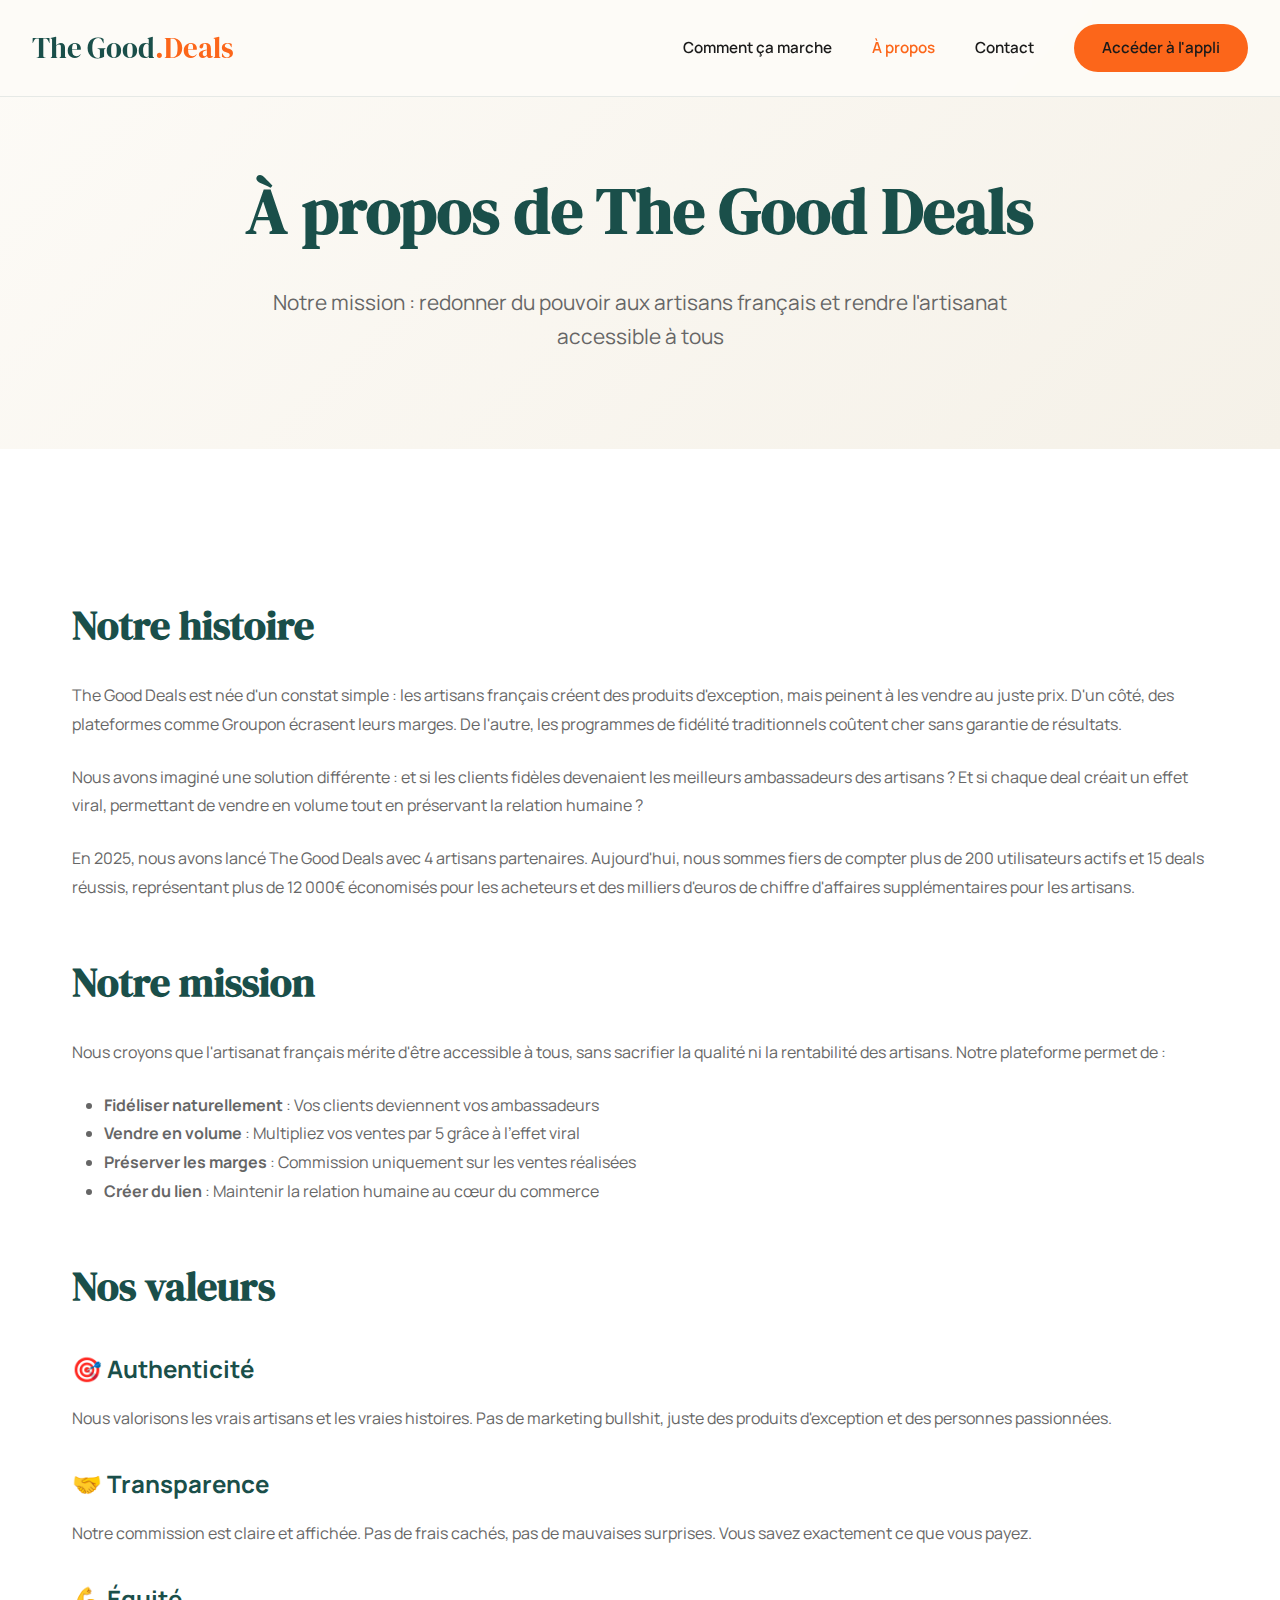
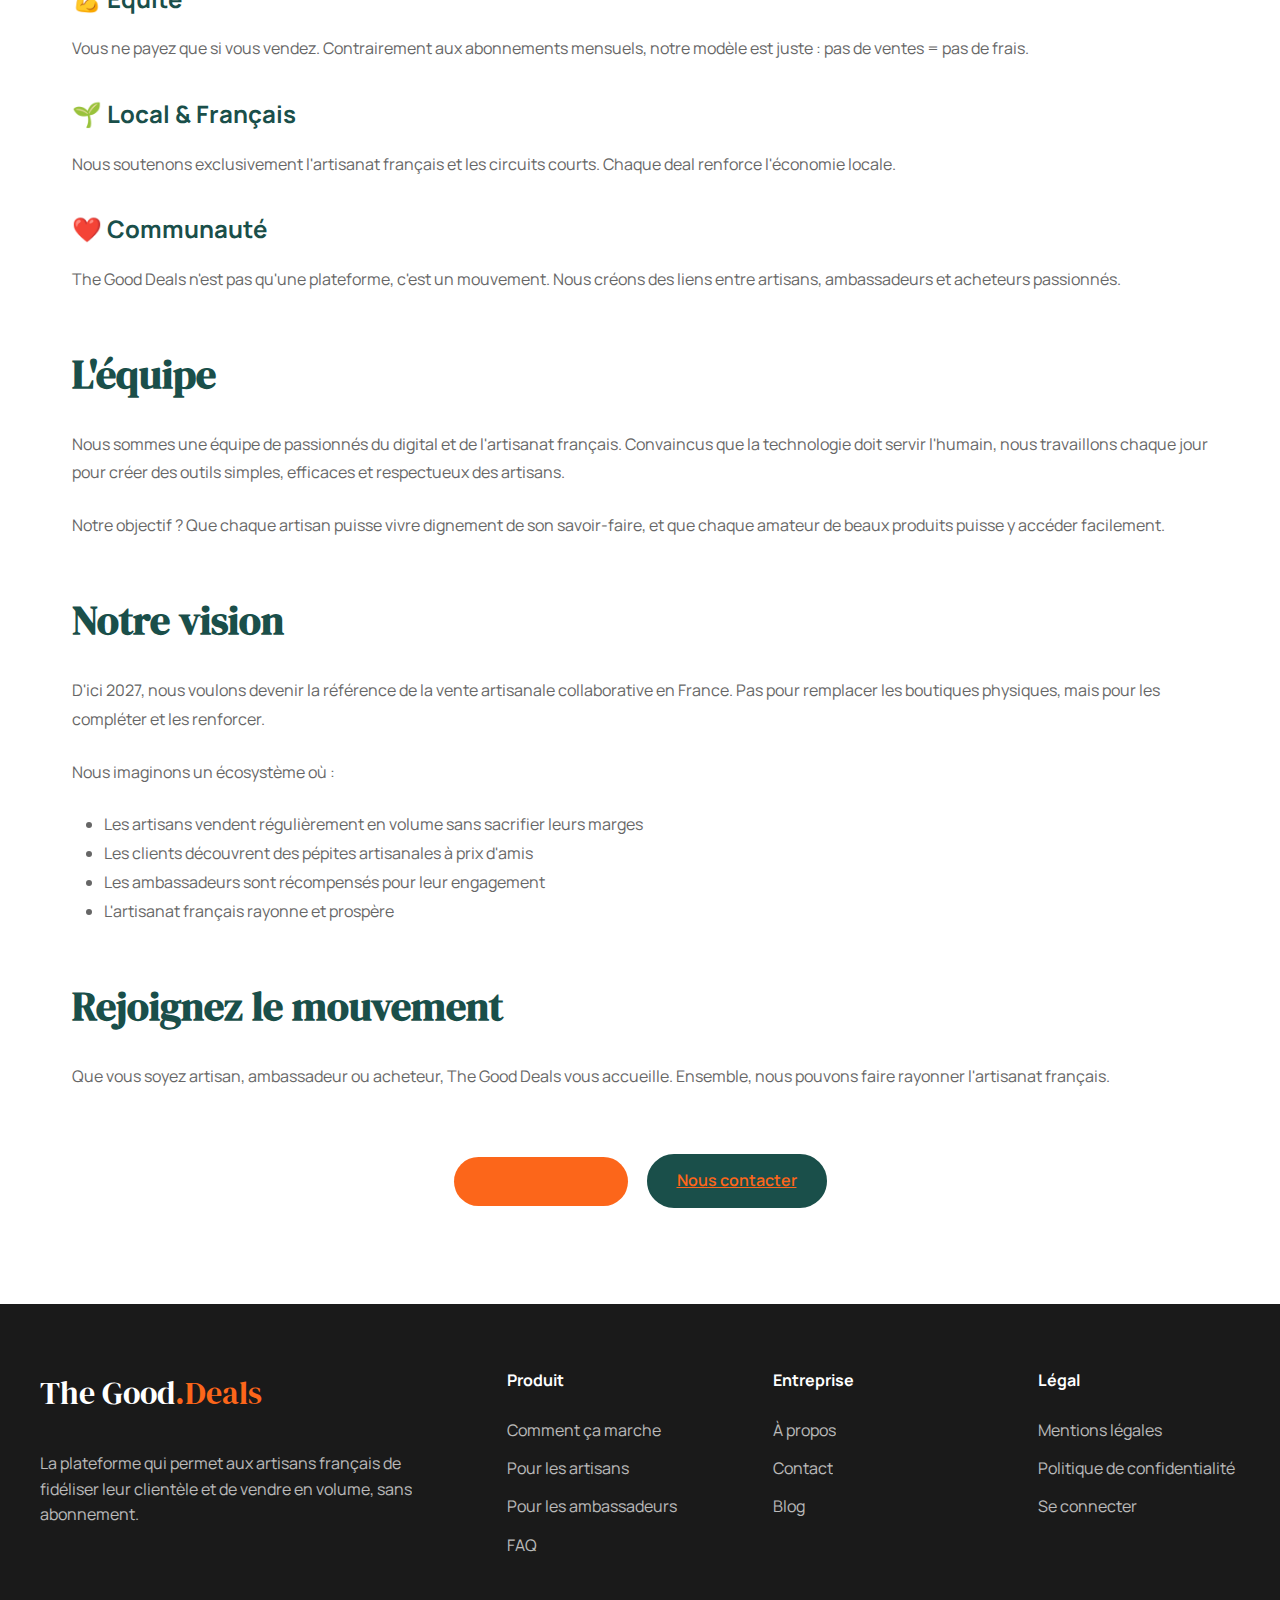
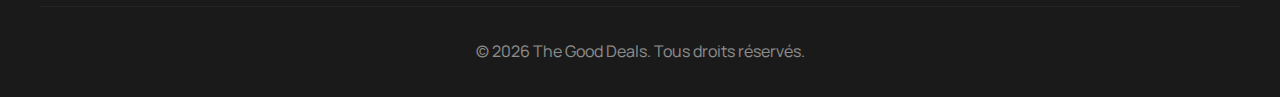
<file: about.html>
<!DOCTYPE html>
<html lang="fr">
<head>
    <meta charset="UTF-8">
    <meta name="viewport" content="width=device-width, initial-scale=1.0">
    <title>À propos de The Good Deals | Notre Mission pour l'Artisanat Français</title>
    <meta name="description" content="Découvrez l'histoire et la mission de The Good Deals. Nous connectons les artisans français avec des acheteurs passionnés pour des deals solidaires et durables.">
    <link rel="canonical" href="https://thegood.deals/about.html">
    
    <!-- Favicons & PWA -->
    <link rel="icon" type="image/jpeg" href="icons/favicon.jpg">
    <link rel="apple-touch-icon" sizes="180x180" href="icons/icon-192x192.png">
    <link rel="manifest" href="manifest.json">
    <meta name="theme-color" content="#1A4F4A">

    <link href="https://fonts.googleapis.com/css2?family=DM+Serif+Display:ital@0;1&family=Manrope:wght@400;600;800&display=swap" rel="stylesheet">
    <link rel="stylesheet" href="style.css">
</head>
<body>
    <!-- Navigation -->
    <nav>
        <div class="nav-container">
            <a href="index.html" class="logo">
                <span class="the">The </span><span class="good">Good</span><span class="dot">.</span><span class="deals">Deals</span>
            </a>
            <div class="nav-links">
                <a href="index.html#comment">Comment ça marche</a>
                <a href="about.html">À propos</a>
                <a href="contact.html">Contact</a>
                <a href="https://thegood.deals" class="btn-primary">Accéder à l'appli</a>
            </div>
            <button class="mobile-menu-btn">☰</button>
        </div>
    </nav>

    <!-- Page Header -->
    <section class="page-header">
        <h1>À propos de The Good Deals</h1>
        <p>Notre mission : redonner du pouvoir aux artisans français et rendre l'artisanat accessible à tous</p>
    </section>

    <!-- Content Section -->
    <section class="content-section">
        <div class="container">
            <h2>Notre histoire</h2>
            <p>The Good Deals est née d'un constat simple : les artisans français créent des produits d'exception, mais peinent à les vendre au juste prix. D'un côté, des plateformes comme Groupon écrasent leurs marges. De l'autre, les programmes de fidélité traditionnels coûtent cher sans garantie de résultats.</p>
            
            <p>Nous avons imaginé une solution différente : et si les clients fidèles devenaient les meilleurs ambassadeurs des artisans ? Et si chaque deal créait un effet viral, permettant de vendre en volume tout en préservant la relation humaine ?</p>
            
            <p>En 2025, nous avons lancé The Good Deals avec 4 artisans partenaires. Aujourd'hui, nous sommes fiers de compter plus de 200 utilisateurs actifs et 15 deals réussis, représentant plus de 12 000€ économisés pour les acheteurs et des milliers d'euros de chiffre d'affaires supplémentaires pour les artisans.</p>

            <h2>Notre mission</h2>
            <p>Nous croyons que l'artisanat français mérite d'être accessible à tous, sans sacrifier la qualité ni la rentabilité des artisans. Notre plateforme permet de :</p>
            
            <ul>
                <li><strong>Fidéliser naturellement</strong> : Vos clients deviennent vos ambassadeurs</li>
                <li><strong>Vendre en volume</strong> : Multipliez vos ventes par 5 grâce à l'effet viral</li>
                <li><strong>Préserver les marges</strong> : Commission uniquement sur les ventes réalisées</li>
                <li><strong>Créer du lien</strong> : Maintenir la relation humaine au cœur du commerce</li>
            </ul>

            <h2>Nos valeurs</h2>
            
            <h3>🎯 Authenticité</h3>
            <p>Nous valorisons les vrais artisans et les vraies histoires. Pas de marketing bullshit, juste des produits d'exception et des personnes passionnées.</p>

            <h3>🤝 Transparence</h3>
            <p>Notre commission est claire et affichée. Pas de frais cachés, pas de mauvaises surprises. Vous savez exactement ce que vous payez.</p>

            <h3>💪 Équité</h3>
            <p>Vous ne payez que si vous vendez. Contrairement aux abonnements mensuels, notre modèle est juste : pas de ventes = pas de frais.</p>

            <h3>🌱 Local & Français</h3>
            <p>Nous soutenons exclusivement l'artisanat français et les circuits courts. Chaque deal renforce l'économie locale.</p>

            <h3>❤️ Communauté</h3>
            <p>The Good Deals n'est pas qu'une plateforme, c'est un mouvement. Nous créons des liens entre artisans, ambassadeurs et acheteurs passionnés.</p>

            <h2>L'équipe</h2>
            <p>Nous sommes une équipe de passionnés du digital et de l'artisanat français. Convaincus que la technologie doit servir l'humain, nous travaillons chaque jour pour créer des outils simples, efficaces et respectueux des artisans.</p>

            <p>Notre objectif ? Que chaque artisan puisse vivre dignement de son savoir-faire, et que chaque amateur de beaux produits puisse y accéder facilement.</p>

            <h2>Notre vision</h2>
            <p>D'ici 2027, nous voulons devenir la référence de la vente artisanale collaborative en France. Pas pour remplacer les boutiques physiques, mais pour les compléter et les renforcer.</p>

            <p>Nous imaginons un écosystème où :</p>
            <ul>
                <li>Les artisans vendent régulièrement en volume sans sacrifier leurs marges</li>
                <li>Les clients découvrent des pépites artisanales à prix d'amis</li>
                <li>Les ambassadeurs sont récompensés pour leur engagement</li>
                <li>L'artisanat français rayonne et prospère</li>
            </ul>

            <h2>Rejoignez le mouvement</h2>
            <p>Que vous soyez artisan, ambassadeur ou acheteur, The Good Deals vous accueille. Ensemble, nous pouvons faire rayonner l'artisanat français.</p>

            <div style="text-align: center; margin-top: 4rem;">
                <a href="https://thegood.deals" class="btn-primary" style="margin-right: 1rem;">Accéder à l'appli</a>
                <a href="contact.html" class="btn-secondary">Nous contacter</a>
            </div>
        </div>
    </section>

    <!-- Footer -->
    <footer>
        <div class="footer-content">
            <div class="footer-brand">
                <div class="footer-logo">
                    <span class="the">The </span><span class="good">Good</span><span class="dot">.</span><span class="deals">Deals</span>
                </div>
                <p class="footer-desc">La plateforme qui permet aux artisans français de fidéliser leur clientèle et de vendre en volume, sans abonnement.</p>
            </div>
            <div class="footer-section">
                <h4>Produit</h4>
                <div class="footer-links">
                    <a href="index.html#comment">Comment ça marche</a>
                    <a href="index.html#artisans">Pour les artisans</a>
                    <a href="index.html#ambassadeurs">Pour les ambassadeurs</a>
                    <a href="index.html#faq">FAQ</a>
                </div>
            </div>
            <div class="footer-section">
                <h4>Entreprise</h4>
                <div class="footer-links">
                    <a href="about.html">À propos</a>
                    <a href="contact.html">Contact</a>
                    <a href="#">Blog</a>
                </div>
            </div>
            <div class="footer-section">
                <h4>Légal</h4>
                <div class="footer-links">
                    <a href="mentions-legales.html">Mentions légales</a>
                    <a href="politique-confidentialite.html">Politique de confidentialité</a>
                    <a href="https://www.thegood.deals/auth?login">Se connecter</a>
                </div>
            </div>
        </div>
        <div class="footer-bottom">
            <p>© 2026 The Good Deals. Tous droits réservés.</p>
        </div>
    </footer>

    <script src="script.js"></script>
</body>
</html>
</file>
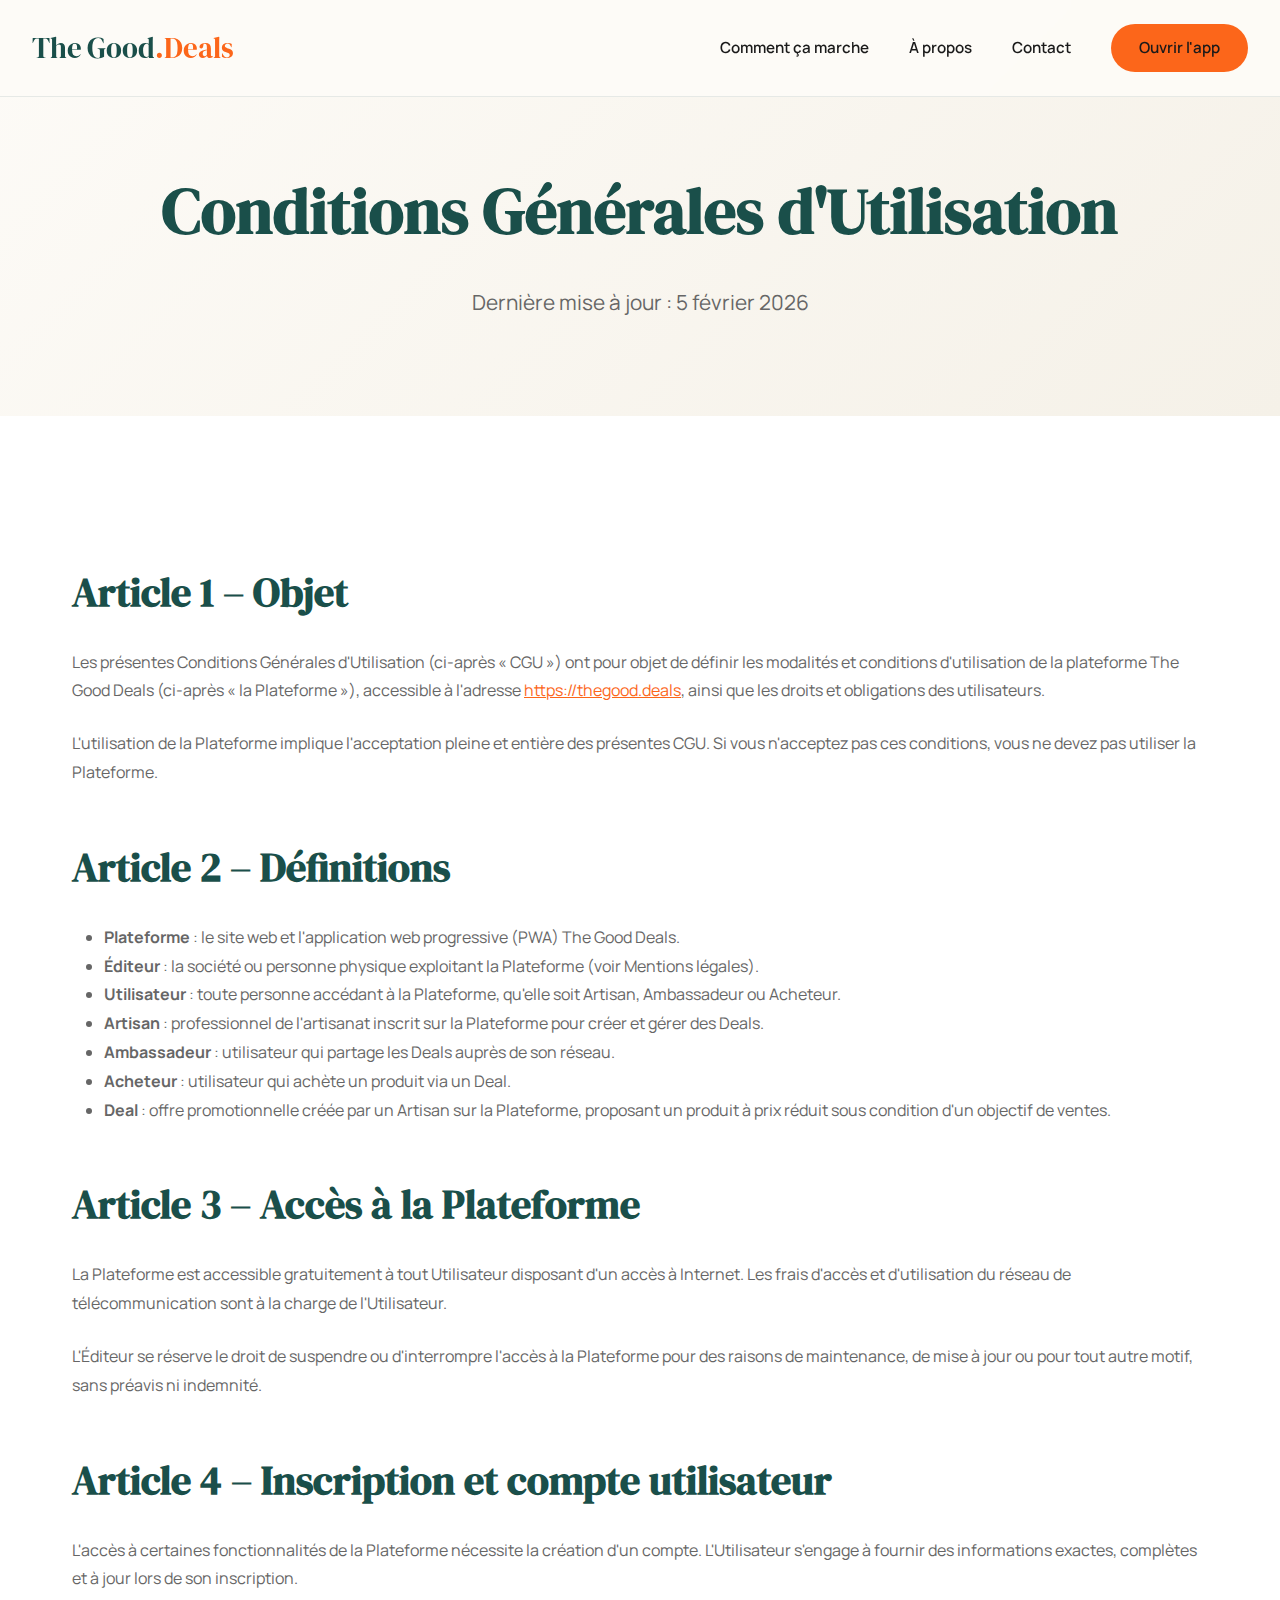
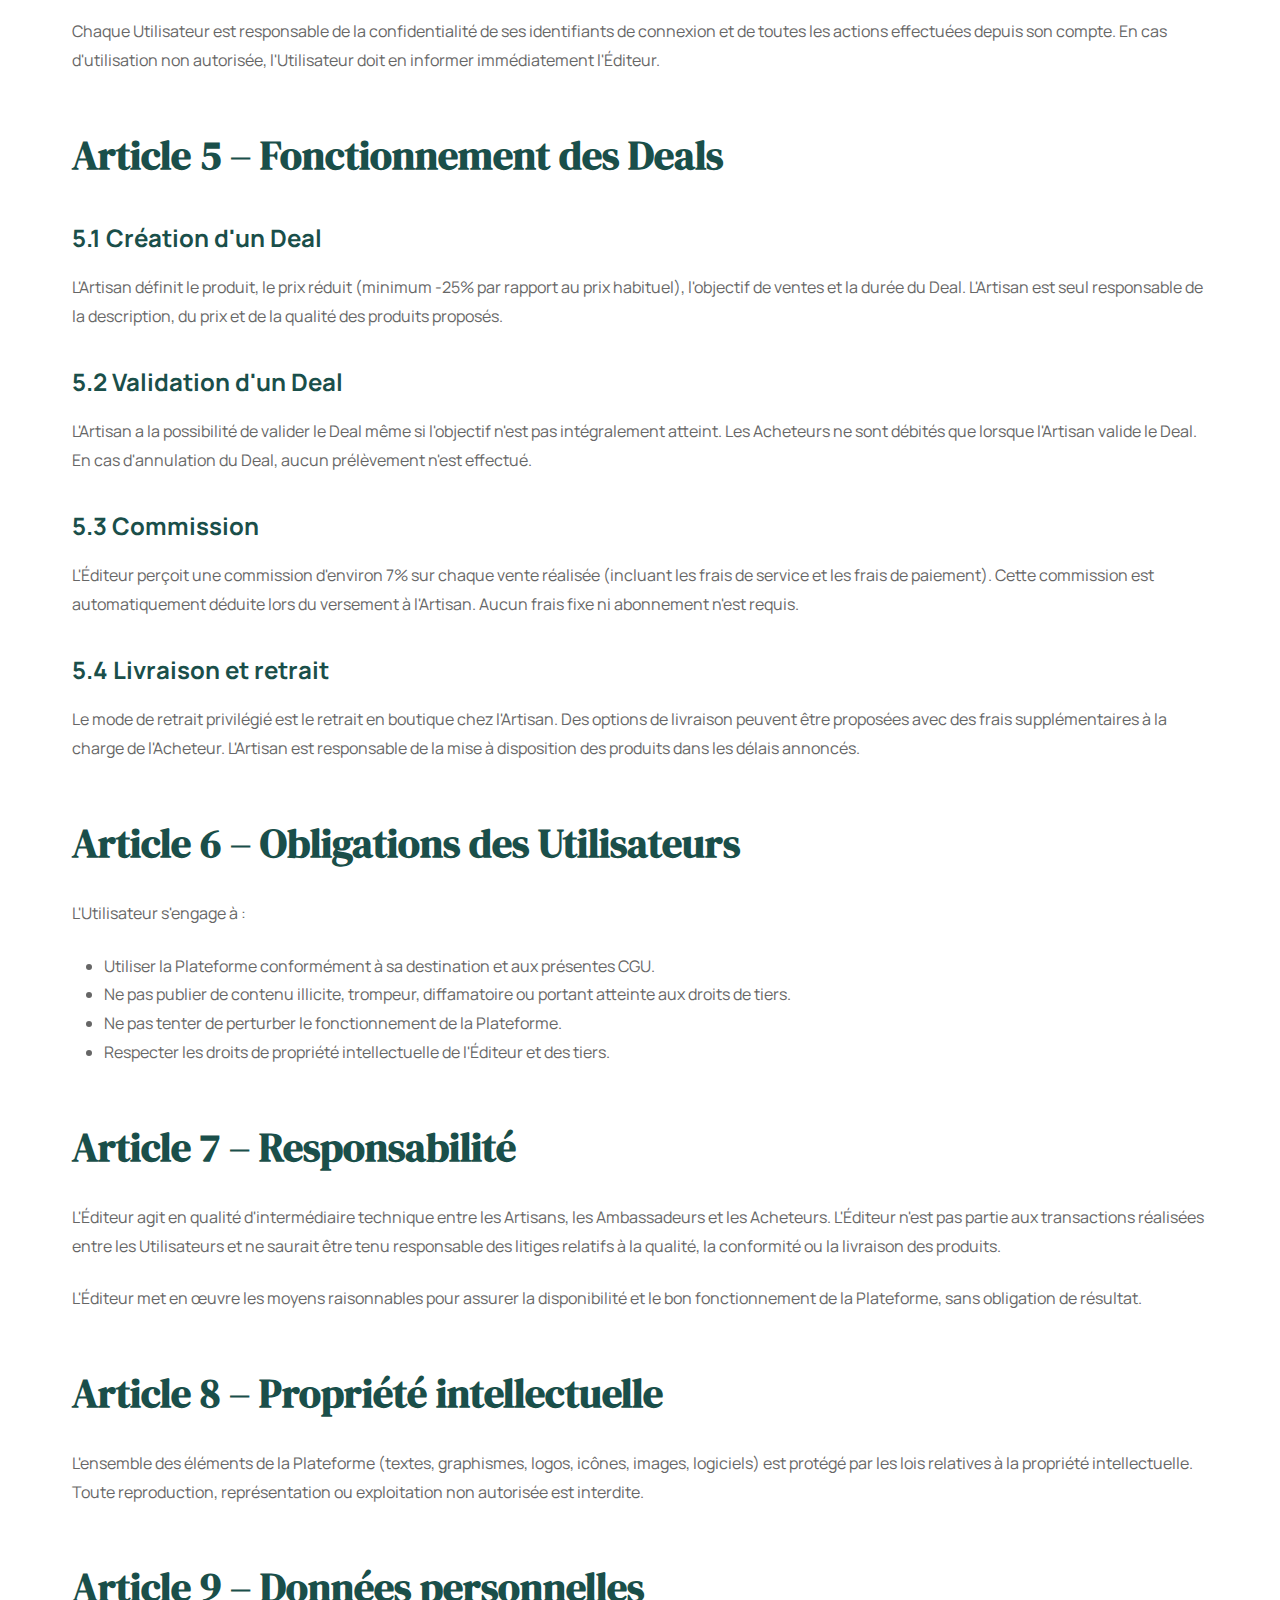
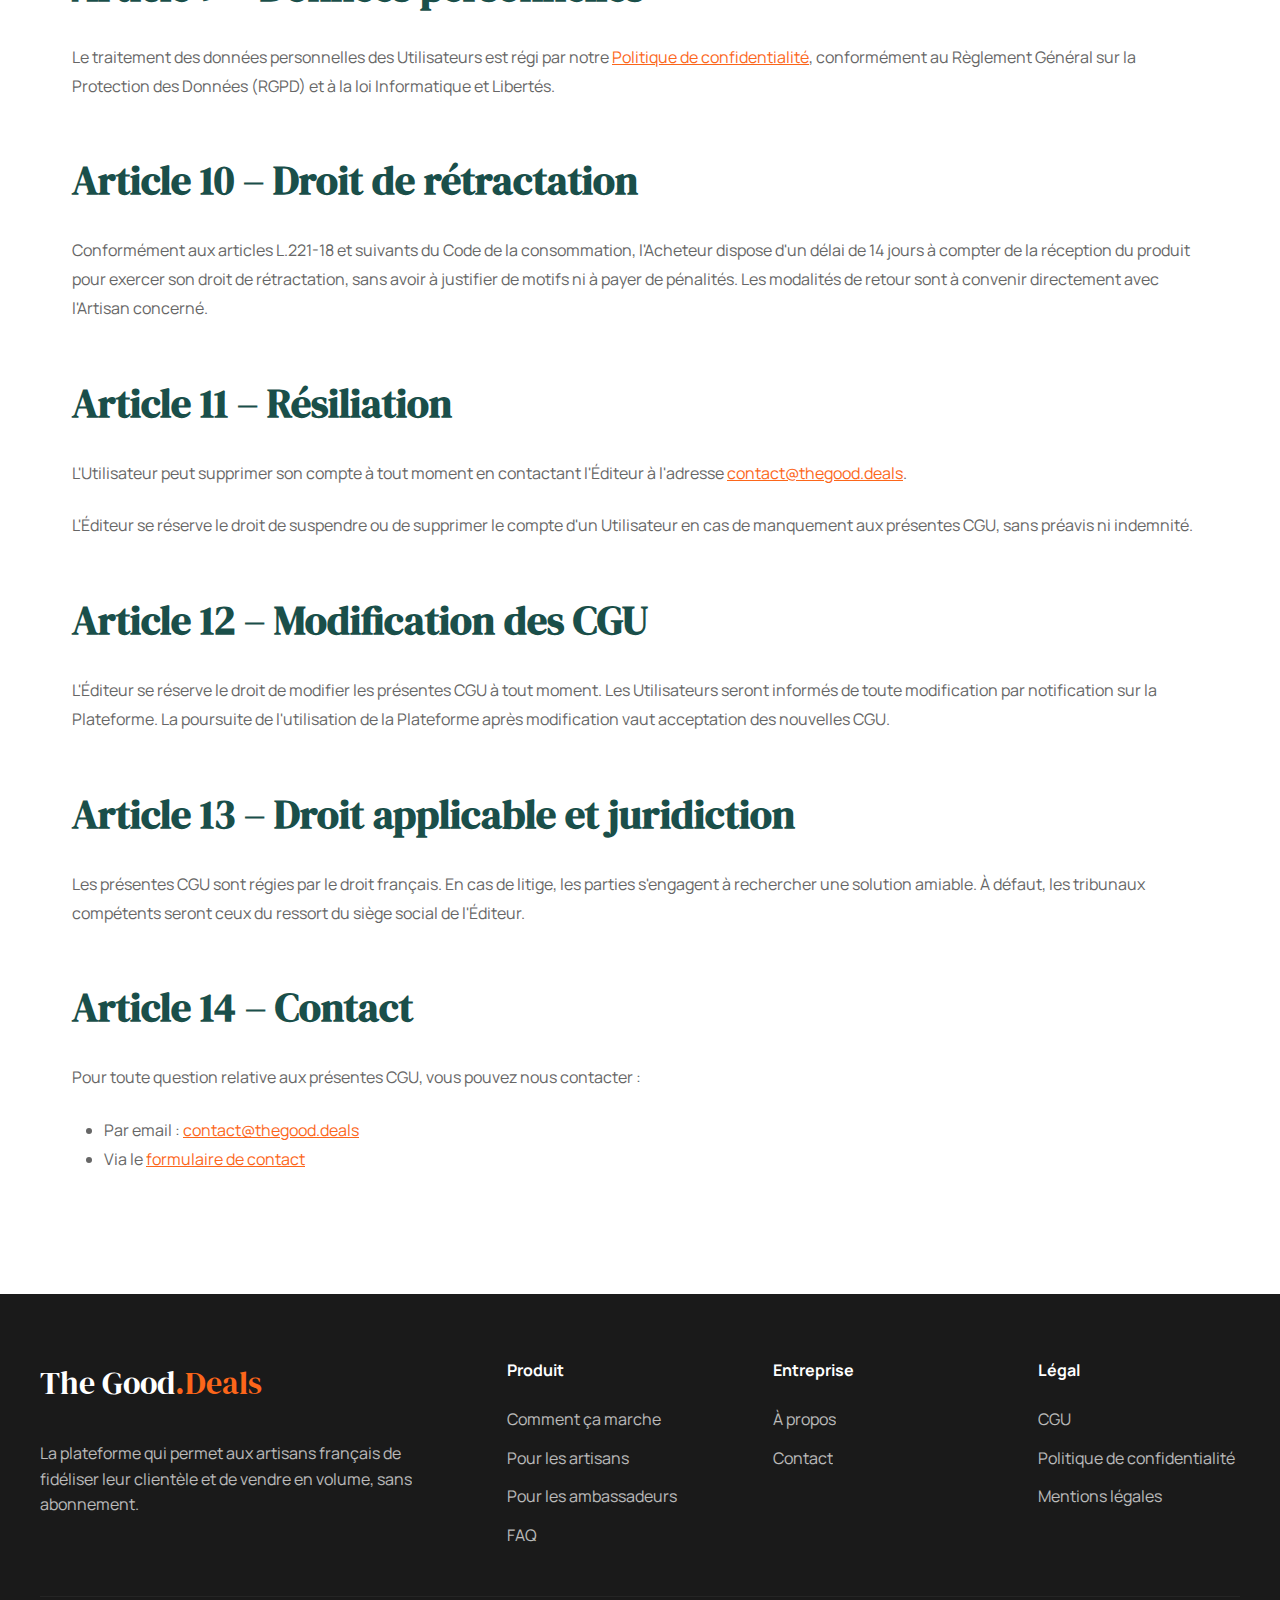
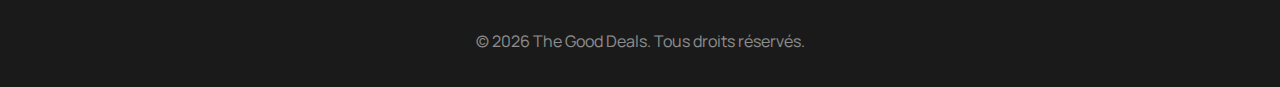
<file: cgu.html>
<!DOCTYPE html>
<html lang="fr">
<head>
    <meta charset="UTF-8">
    <meta name="viewport" content="width=device-width, initial-scale=1.0">
    <meta name="description" content="Conditions Générales d'Utilisation de The Good Deals : inscription, fonctionnement des deals, commission, droits et obligations des utilisateurs.">
    <title>CGU - The Good Deals</title>

    <!-- Open Graph -->
    <meta property="og:type" content="website">
    <meta property="og:url" content="https://thegood.deals/cgu.html">
    <meta property="og:title" content="CGU - The Good Deals">
    <meta property="og:description" content="Conditions Générales d'Utilisation de la plateforme The Good Deals.">
    <meta property="og:locale" content="fr_FR">
    <meta property="og:site_name" content="The Good Deals">

    <!-- Twitter Card -->
    <meta name="twitter:card" content="summary">
    <meta name="twitter:title" content="CGU - The Good Deals">
    <meta name="twitter:description" content="Conditions Générales d'Utilisation de la plateforme The Good Deals.">

    <!-- Favicons -->
    <link rel="icon" href="favicon.svg" type="image/svg+xml">
    <link rel="apple-touch-icon" href="apple-touch-icon.png">
    <link rel="manifest" href="manifest.json">
    <meta name="theme-color" content="#1A4F4A">

    <!-- Fonts (preconnect + load) -->
    <link rel="preconnect" href="https://fonts.googleapis.com">
    <link rel="preconnect" href="https://fonts.gstatic.com" crossorigin>
    <link href="https://fonts.googleapis.com/css2?family=DM+Serif+Display:ital@0;1&family=Manrope:wght@400;600;800&display=swap" rel="stylesheet">
    <link rel="stylesheet" href="style.css">
</head>
<body>
    <!-- Navigation -->
    <nav>
        <div class="nav-container">
            <a href="index.html" class="logo">
                <span class="the">The </span><span class="good">Good</span><span class="dot">.</span><span class="deals">Deals</span>
            </a>
            <div class="nav-links">
                <a href="index.html#comment">Comment ça marche</a>
                <a href="about.html">À propos</a>
                <a href="contact.html">Contact</a>
                <a href="https://thegood.deals" class="btn-primary">Ouvrir l'app</a>
            </div>
            <button class="mobile-menu-btn">☰</button>
        </div>
    </nav>

    <!-- Page Header -->
    <section class="page-header">
        <h1>Conditions Générales d'Utilisation</h1>
        <p>Dernière mise à jour : 5 février 2026</p>
    </section>

    <!-- Content Section -->
    <section class="content-section">
        <div class="container">

            <h2>Article 1 – Objet</h2>
            <p>Les présentes Conditions Générales d'Utilisation (ci-après « CGU ») ont pour objet de définir les modalités et conditions d'utilisation de la plateforme The Good Deals (ci-après « la Plateforme »), accessible à l'adresse <a href="https://thegood.deals">https://thegood.deals</a>, ainsi que les droits et obligations des utilisateurs.</p>
            <p>L'utilisation de la Plateforme implique l'acceptation pleine et entière des présentes CGU. Si vous n'acceptez pas ces conditions, vous ne devez pas utiliser la Plateforme.</p>

            <h2>Article 2 – Définitions</h2>
            <ul>
                <li><strong>Plateforme</strong> : le site web et l'application web progressive (PWA) The Good Deals.</li>
                <li><strong>Éditeur</strong> : la société ou personne physique exploitant la Plateforme (voir Mentions légales).</li>
                <li><strong>Utilisateur</strong> : toute personne accédant à la Plateforme, qu'elle soit Artisan, Ambassadeur ou Acheteur.</li>
                <li><strong>Artisan</strong> : professionnel de l'artisanat inscrit sur la Plateforme pour créer et gérer des Deals.</li>
                <li><strong>Ambassadeur</strong> : utilisateur qui partage les Deals auprès de son réseau.</li>
                <li><strong>Acheteur</strong> : utilisateur qui achète un produit via un Deal.</li>
                <li><strong>Deal</strong> : offre promotionnelle créée par un Artisan sur la Plateforme, proposant un produit à prix réduit sous condition d'un objectif de ventes.</li>
            </ul>

            <h2>Article 3 – Accès à la Plateforme</h2>
            <p>La Plateforme est accessible gratuitement à tout Utilisateur disposant d'un accès à Internet. Les frais d'accès et d'utilisation du réseau de télécommunication sont à la charge de l'Utilisateur.</p>
            <p>L'Éditeur se réserve le droit de suspendre ou d'interrompre l'accès à la Plateforme pour des raisons de maintenance, de mise à jour ou pour tout autre motif, sans préavis ni indemnité.</p>

            <h2>Article 4 – Inscription et compte utilisateur</h2>
            <p>L'accès à certaines fonctionnalités de la Plateforme nécessite la création d'un compte. L'Utilisateur s'engage à fournir des informations exactes, complètes et à jour lors de son inscription.</p>
            <p>Chaque Utilisateur est responsable de la confidentialité de ses identifiants de connexion et de toutes les actions effectuées depuis son compte. En cas d'utilisation non autorisée, l'Utilisateur doit en informer immédiatement l'Éditeur.</p>

            <h2>Article 5 – Fonctionnement des Deals</h2>
            <h3>5.1 Création d'un Deal</h3>
            <p>L'Artisan définit le produit, le prix réduit (minimum -25% par rapport au prix habituel), l'objectif de ventes et la durée du Deal. L'Artisan est seul responsable de la description, du prix et de la qualité des produits proposés.</p>

            <h3>5.2 Validation d'un Deal</h3>
            <p>L'Artisan a la possibilité de valider le Deal même si l'objectif n'est pas intégralement atteint. Les Acheteurs ne sont débités que lorsque l'Artisan valide le Deal. En cas d'annulation du Deal, aucun prélèvement n'est effectué.</p>

            <h3>5.3 Commission</h3>
            <p>L'Éditeur perçoit une commission d'environ 7% sur chaque vente réalisée (incluant les frais de service et les frais de paiement). Cette commission est automatiquement déduite lors du versement à l'Artisan. Aucun frais fixe ni abonnement n'est requis.</p>

            <h3>5.4 Livraison et retrait</h3>
            <p>Le mode de retrait privilégié est le retrait en boutique chez l'Artisan. Des options de livraison peuvent être proposées avec des frais supplémentaires à la charge de l'Acheteur. L'Artisan est responsable de la mise à disposition des produits dans les délais annoncés.</p>

            <h2>Article 6 – Obligations des Utilisateurs</h2>
            <p>L'Utilisateur s'engage à :</p>
            <ul>
                <li>Utiliser la Plateforme conformément à sa destination et aux présentes CGU.</li>
                <li>Ne pas publier de contenu illicite, trompeur, diffamatoire ou portant atteinte aux droits de tiers.</li>
                <li>Ne pas tenter de perturber le fonctionnement de la Plateforme.</li>
                <li>Respecter les droits de propriété intellectuelle de l'Éditeur et des tiers.</li>
            </ul>

            <h2>Article 7 – Responsabilité</h2>
            <p>L'Éditeur agit en qualité d'intermédiaire technique entre les Artisans, les Ambassadeurs et les Acheteurs. L'Éditeur n'est pas partie aux transactions réalisées entre les Utilisateurs et ne saurait être tenu responsable des litiges relatifs à la qualité, la conformité ou la livraison des produits.</p>
            <p>L'Éditeur met en œuvre les moyens raisonnables pour assurer la disponibilité et le bon fonctionnement de la Plateforme, sans obligation de résultat.</p>

            <h2>Article 8 – Propriété intellectuelle</h2>
            <p>L'ensemble des éléments de la Plateforme (textes, graphismes, logos, icônes, images, logiciels) est protégé par les lois relatives à la propriété intellectuelle. Toute reproduction, représentation ou exploitation non autorisée est interdite.</p>

            <h2>Article 9 – Données personnelles</h2>
            <p>Le traitement des données personnelles des Utilisateurs est régi par notre <a href="privacy.html">Politique de confidentialité</a>, conformément au Règlement Général sur la Protection des Données (RGPD) et à la loi Informatique et Libertés.</p>

            <h2>Article 10 – Droit de rétractation</h2>
            <p>Conformément aux articles L.221-18 et suivants du Code de la consommation, l'Acheteur dispose d'un délai de 14 jours à compter de la réception du produit pour exercer son droit de rétractation, sans avoir à justifier de motifs ni à payer de pénalités. Les modalités de retour sont à convenir directement avec l'Artisan concerné.</p>

            <h2>Article 11 – Résiliation</h2>
            <p>L'Utilisateur peut supprimer son compte à tout moment en contactant l'Éditeur à l'adresse <a href="mailto:contact@thegood.deals">contact@thegood.deals</a>.</p>
            <p>L'Éditeur se réserve le droit de suspendre ou de supprimer le compte d'un Utilisateur en cas de manquement aux présentes CGU, sans préavis ni indemnité.</p>

            <h2>Article 12 – Modification des CGU</h2>
            <p>L'Éditeur se réserve le droit de modifier les présentes CGU à tout moment. Les Utilisateurs seront informés de toute modification par notification sur la Plateforme. La poursuite de l'utilisation de la Plateforme après modification vaut acceptation des nouvelles CGU.</p>

            <h2>Article 13 – Droit applicable et juridiction</h2>
            <p>Les présentes CGU sont régies par le droit français. En cas de litige, les parties s'engagent à rechercher une solution amiable. À défaut, les tribunaux compétents seront ceux du ressort du siège social de l'Éditeur.</p>

            <h2>Article 14 – Contact</h2>
            <p>Pour toute question relative aux présentes CGU, vous pouvez nous contacter :</p>
            <ul>
                <li>Par email : <a href="mailto:contact@thegood.deals">contact@thegood.deals</a></li>
                <li>Via le <a href="contact.html">formulaire de contact</a></li>
            </ul>

        </div>
    </section>

    <!-- Footer -->
    <footer>
        <div class="footer-content">
            <div class="footer-brand">
                <div class="footer-logo">
                    <span class="the">The </span><span class="good">Good</span><span class="dot">.</span><span class="deals">Deals</span>
                </div>
                <p class="footer-desc">La plateforme qui permet aux artisans français de fidéliser leur clientèle et de vendre en volume, sans abonnement.</p>
            </div>
            <div class="footer-section">
                <h4>Produit</h4>
                <div class="footer-links">
                    <a href="index.html#comment">Comment ça marche</a>
                    <a href="index.html#artisans">Pour les artisans</a>
                    <a href="index.html#ambassadeurs">Pour les ambassadeurs</a>
                    <a href="index.html#faq">FAQ</a>
                </div>
            </div>
            <div class="footer-section">
                <h4>Entreprise</h4>
                <div class="footer-links">
                    <a href="about.html">À propos</a>
                    <a href="contact.html">Contact</a>
                </div>
            </div>
            <div class="footer-section">
                <h4>Légal</h4>
                <div class="footer-links">
                    <a href="cgu.html">CGU</a>
                    <a href="privacy.html">Politique de confidentialité</a>
                    <a href="mentions.html">Mentions légales</a>
                </div>
            </div>
        </div>
        <div class="footer-bottom">
            <p>© 2026 The Good Deals. Tous droits réservés.</p>
        </div>
    </footer>

    <script src="script.js"></script>
</body>
</html>
</file>
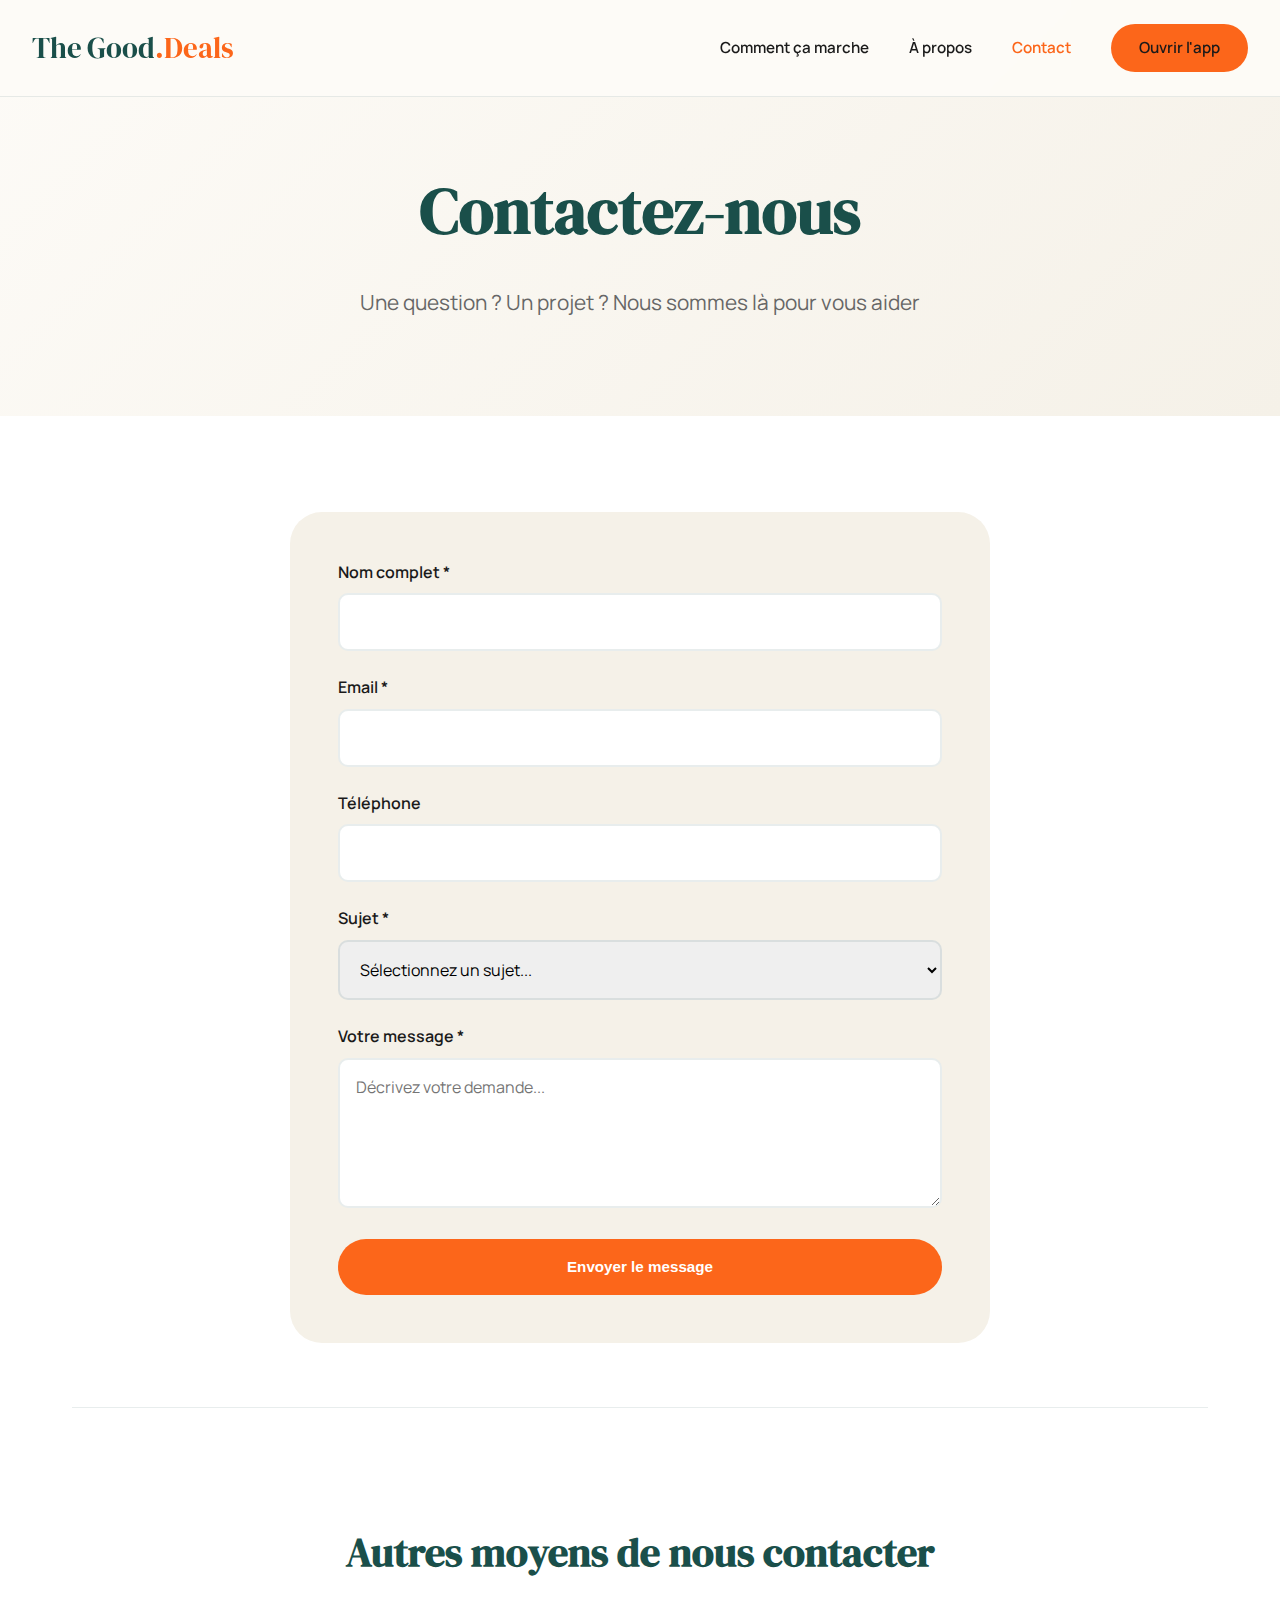
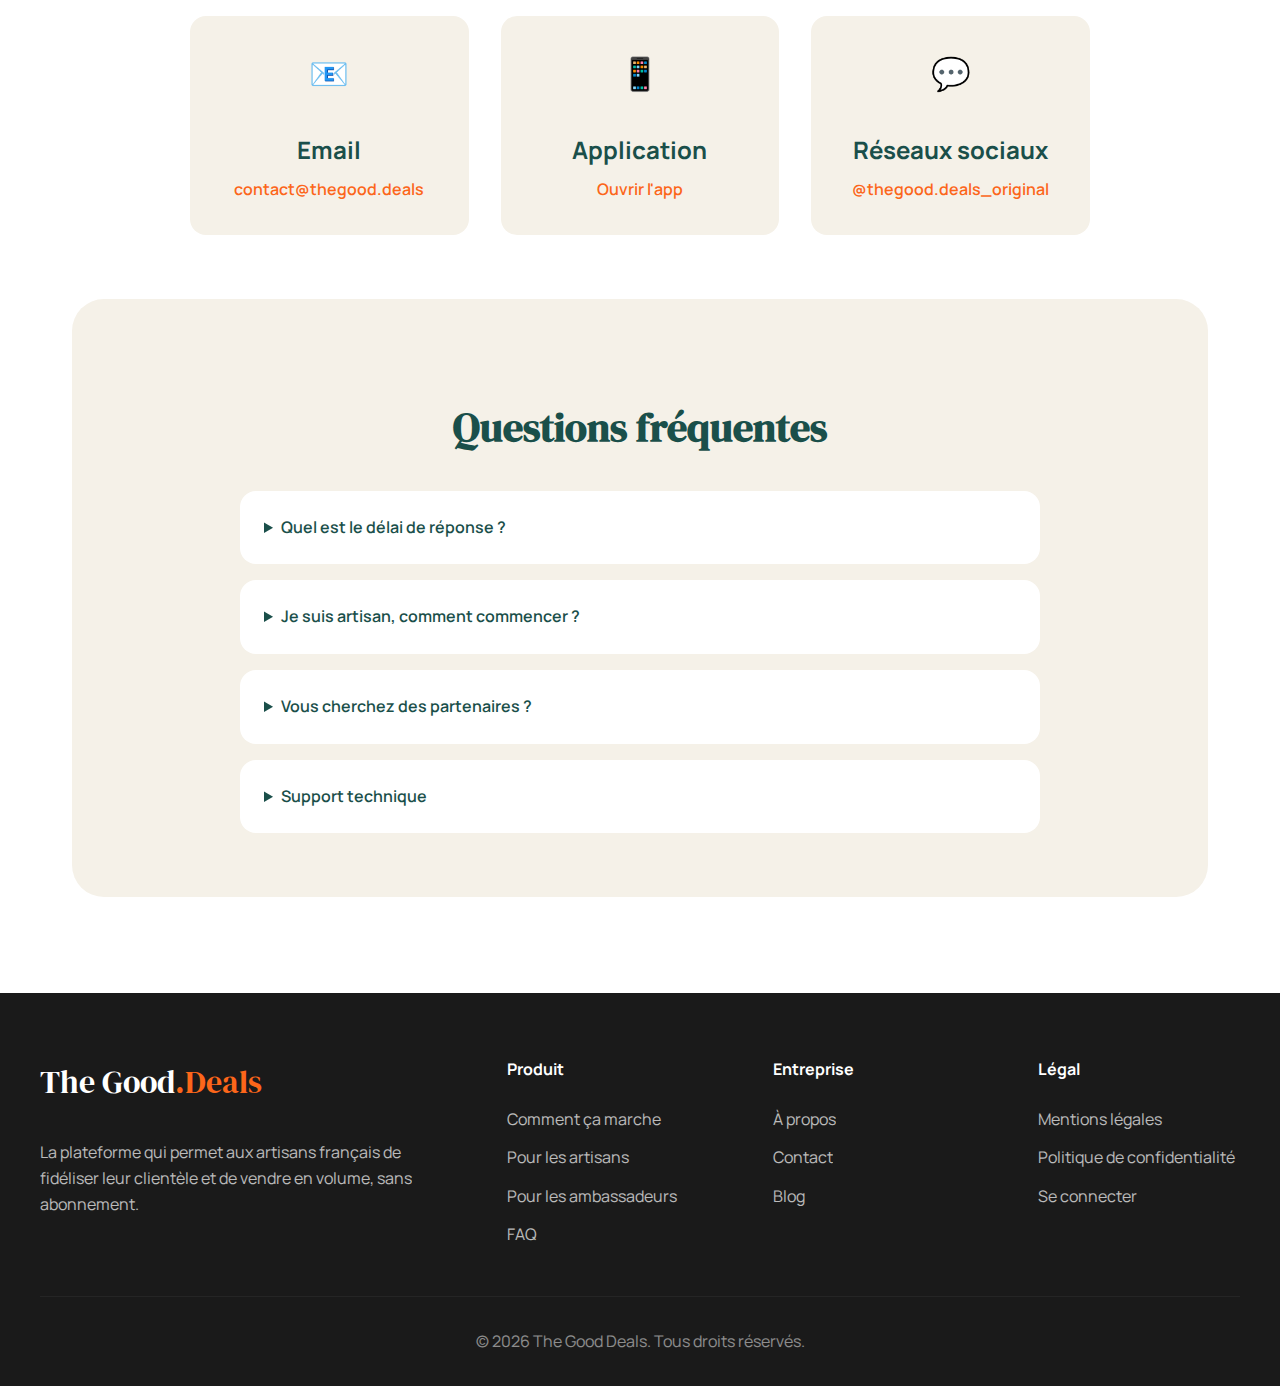
<file: contact.html>
<!DOCTYPE html>
<html lang="fr">
<head>
    <meta charset="UTF-8">
    <meta name="viewport" content="width=device-width, initial-scale=1.0">
    <meta name="description" content="Contactez l'équipe The Good Deals. Nous sommes là pour répondre à vos questions.">
    <title>Contact - The Good Deals</title>
    <link href="https://fonts.googleapis.com/css2?family=DM+Serif+Display:ital@0;1&family=Manrope:wght@400;600;800&display=swap" rel="stylesheet">
    <link rel="stylesheet" href="style.css">
</head>
<body>
    <!-- Navigation -->
    <nav>
        <div class="nav-container">
            <a href="index.html" class="logo">
                <span class="the">The </span><span class="good">Good</span><span class="dot">.</span><span class="deals">Deals</span>
            </a>
            <div class="nav-links">
                <a href="index.html#comment">Comment ça marche</a>
                <a href="about.html">À propos</a>
                <a href="contact.html">Contact</a>
                <a href="https://thegood.deals" class="btn-primary">Ouvrir l'app</a>
            </div>
            <button class="mobile-menu-btn">☰</button>
        </div>
    </nav>

    <!-- Page Header -->
    <section class="page-header">
        <h1>Contactez-nous</h1>
        <p>Une question ? Un projet ? Nous sommes là pour vous aider</p>
    </section>

    <!-- Content Section -->
    <section class="content-section">
        <div class="container">
            <div class="contact-form">
                <form id="contact-form">
                    <div class="form-group">
                        <label for="name">Nom complet *</label>
                        <input type="text" id="name" name="name" required>
                    </div>

                    <div class="form-group">
                        <label for="email">Email *</label>
                        <input type="email" id="email" name="email" required>
                    </div>

                    <div class="form-group">
                        <label for="phone">Téléphone</label>
                        <input type="tel" id="phone" name="phone">
                    </div>

                    <div class="form-group">
                        <label for="subject">Sujet *</label>
                        <select id="subject" name="subject" required>
                            <option value="">Sélectionnez un sujet...</option>
                            <option value="artisan">Je suis artisan et je veux créer un deal</option>
                            <option value="ambassadeur">Je veux devenir ambassadeur</option>
                            <option value="question">Question générale</option>
                            <option value="support">Support technique</option>
                            <option value="partenariat">Partenariat</option>
                            <option value="autre">Autre</option>
                        </select>
                    </div>

                    <div class="form-group">
                        <label for="message">Votre message *</label>
                        <textarea id="message" name="message" required placeholder="Décrivez votre demande..."></textarea>
                    </div>

                    <button type="submit" class="btn-primary" style="width: 100%; padding: 1.2rem;">Envoyer le message</button>
                </form>
            </div>

            <div style="text-align: center; margin-top: 4rem; padding-top: 4rem; border-top: 1px solid rgba(26, 79, 74, 0.1);">
                <h2 style="margin-bottom: 2rem;">Autres moyens de nous contacter</h2>
                
                <div style="display: grid; grid-template-columns: repeat(auto-fit, minmax(250px, 1fr)); gap: 2rem; max-width: 900px; margin: 0 auto;">
                    <div style="background: var(--bg-cream); padding: 2rem; border-radius: 1rem;">
                        <div style="font-size: 2rem; margin-bottom: 1rem;">📧</div>
                        <h3 style="color: var(--primary); margin-bottom: 0.5rem;">Email</h3>
                        <a href="mailto:contact@thegood.deals" style="color: var(--accent); text-decoration: none; font-weight: 600;">contact@thegood.deals</a>
                    </div>

                    <div style="background: var(--bg-cream); padding: 2rem; border-radius: 1rem;">
                        <div style="font-size: 2rem; margin-bottom: 1rem;">📱</div>
                        <h3 style="color: var(--primary); margin-bottom: 0.5rem;">Application</h3>
                        <a href="https://thegood.deals" style="color: var(--accent); text-decoration: none; font-weight: 600;">Ouvrir l'app</a>
                    </div>

                    <div style="background: var(--bg-cream); padding: 2rem; border-radius: 1rem;">
                        <div style="font-size: 2rem; margin-bottom: 1rem;">💬</div>
                        <h3 style="color: var(--primary); margin-bottom: 0.5rem;">Réseaux sociaux</h3>
                        <a href="https://instagram.com/thegood.deals_original" target="_blank" style="color: var(--accent); text-decoration: none; font-weight: 600;">@thegood.deals_original</a>
                    </div>
                </div>
            </div>

            <div style="background: var(--bg-cream); padding: 3rem; border-radius: 2rem; margin-top: 4rem;">
                <h2 style="text-align: center; margin-bottom: 2rem;">Questions fréquentes</h2>
                <div style="max-width: 800px; margin: 0 auto;">
                    <details style="margin-bottom: 1rem; background: white; padding: 1.5rem; border-radius: 1rem;">
                        <summary style="font-weight: 600; color: var(--primary); cursor: pointer;">Quel est le délai de réponse ?</summary>
                        <p style="margin-top: 1rem; color: var(--text-gray);">Nous nous engageons à répondre à tous les messages dans les 48 heures ouvrées. Pour les demandes urgentes, n'hésitez pas à le mentionner dans votre message.</p>
                    </details>

                    <details style="margin-bottom: 1rem; background: white; padding: 1.5rem; border-radius: 1rem;">
                        <summary style="font-weight: 600; color: var(--primary); cursor: pointer;">Je suis artisan, comment commencer ?</summary>
                        <p style="margin-top: 1rem; color: var(--text-gray);">Remplissez le formulaire ci-dessus en sélectionnant "Je suis artisan" comme sujet. Nous vous contacterons pour une démo personnalisée et vous aider à créer votre premier deal.</p>
                    </details>

                    <details style="margin-bottom: 1rem; background: white; padding: 1.5rem; border-radius: 1rem;">
                        <summary style="font-weight: 600; color: var(--primary); cursor: pointer;">Vous cherchez des partenaires ?</summary>
                        <p style="margin-top: 1rem; color: var(--text-gray);">Oui ! Nous sommes toujours ouverts aux partenariats avec des acteurs qui partagent notre vision de l'artisanat français. Contactez-nous via le formulaire en sélectionnant "Partenariat".</p>
                    </details>

                    <details style="margin-bottom: 1rem; background: white; padding: 1.5rem; border-radius: 1rem;">
                        <summary style="font-weight: 600; color: var(--primary); cursor: pointer;">Support technique</summary>
                        <p style="margin-top: 1rem; color: var(--text-gray);">Pour toute question technique sur l'utilisation de l'application, sélectionnez "Support technique" dans le formulaire. Pensez à décrire précisément votre problème (appareil, navigateur, étapes pour reproduire).</p>
                    </details>
                </div>
            </div>
        </div>
    </section>

    <!-- Footer -->
    <footer>
        <div class="footer-content">
            <div class="footer-brand">
                <div class="footer-logo">
                    <span class="the">The </span><span class="good">Good</span><span class="dot">.</span><span class="deals">Deals</span>
                </div>
                <p class="footer-desc">La plateforme qui permet aux artisans français de fidéliser leur clientèle et de vendre en volume, sans abonnement.</p>
            </div>
            <div class="footer-section">
                <h4>Produit</h4>
                <div class="footer-links">
                    <a href="index.html#comment">Comment ça marche</a>
                    <a href="index.html#artisans">Pour les artisans</a>
                    <a href="index.html#ambassadeurs">Pour les ambassadeurs</a>
                    <a href="index.html#faq">FAQ</a>
                </div>
            </div>
            <div class="footer-section">
                <h4>Entreprise</h4>
                <div class="footer-links">
                    <a href="about.html">À propos</a>
                    <a href="contact.html">Contact</a>
                    <a href="#">Blog</a>
                </div>
            </div>
            <div class="footer-section">
                <h4>Légal</h4>
                <div class="footer-links">
                    <a href="mentions-legales.html">Mentions légales</a>
                    <a href="politique-confidentialite.html">Politique de confidentialité</a>
                    <a href="https://www.thegood.deals/auth?login">Se connecter</a>
                </div>
            </div>
        </div>
        <div class="footer-bottom">
            <p>© 2026 The Good Deals. Tous droits réservés.</p>
        </div>
    </footer>

    <script src="script.js"></script>
</body>
</html>
</file>
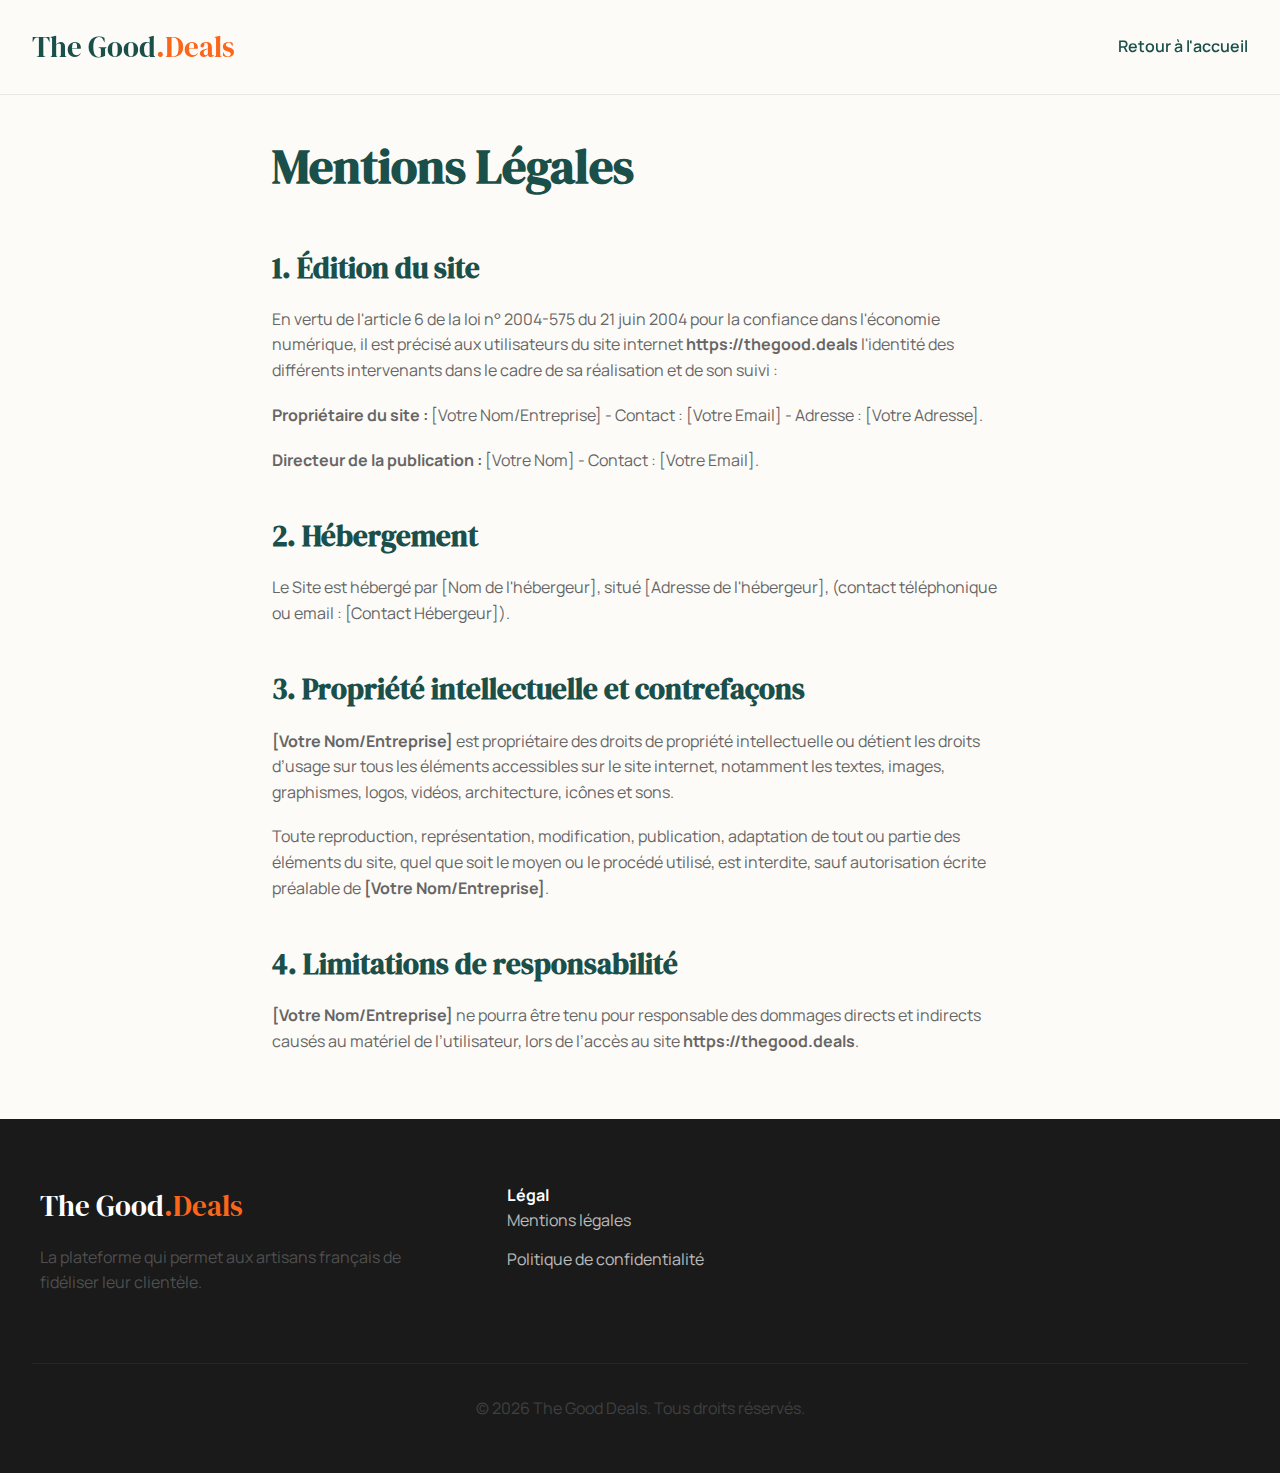
<file: mentions-legales.html>
<!DOCTYPE html>
<html lang="fr">
<head>
    <meta charset="UTF-8">
    <meta name="viewport" content="width=device-width, initial-scale=1.0">
    <title>Mentions Légales - The Good Deals</title>
    <link href="https://fonts.googleapis.com/css2?family=DM+Serif+Display:ital@0;1&family=Manrope:wght@400;600;800&display=swap" rel="stylesheet">
    <style>
        * { margin: 0; padding: 0; box-sizing: border-box; }
        :root {
            --primary: #1A4F4A;
            --accent: #FC661A;
            --bg-light: #FDFBF7;
            --bg-cream: #F5F1E8;
            --text-dark: #1A1A1A;
            --text-gray: #666666;
        }
        body {
            font-family: 'Manrope', sans-serif;
            background: var(--bg-light);
            color: var(--text-dark);
            line-height: 1.6;
        }
        nav {
            position: fixed;
            top: 0; left: 0; right: 0;
            z-index: 1000;
            background: rgba(253, 251, 247, 0.95);
            backdrop-filter: blur(10px);
            border-bottom: 1px solid rgba(26, 79, 74, 0.1);
        }
        .nav-container {
            max-width: 1400px;
            margin: 0 auto;
            padding: 1.5rem 2rem;
            display: flex;
            justify-content: space-between;
            align-items: center;
        }
        .logo {
            font-family: 'DM Serif Display', serif;
            font-size: 1.8rem;
            color: var(--primary);
            text-decoration: none;
        }
        .logo .dot, .logo .deals { color: var(--accent); }
        .content-section {
            max-width: 800px;
            margin: 8rem auto 4rem;
            padding: 0 2rem;
        }
        h1 {
            font-family: 'DM Serif Display', serif;
            font-size: 3rem;
            color: var(--primary);
            margin-bottom: 2rem;
        }
        h2 {
            font-family: 'DM Serif Display', serif;
            font-size: 1.8rem;
            color: var(--primary);
            margin-top: 2.5rem;
            margin-bottom: 1rem;
        }
        p { margin-bottom: 1.2rem; color: var(--text-gray); }
        footer {
            background: var(--text-dark);
            color: white;
            padding: 4rem 2rem 2rem;
            margin-top: 4rem;
        }
        .footer-content {
            max-width: 1200px;
            margin: 0 auto;
            display: grid;
            grid-template-columns: 2fr 1fr 1fr 1fr;
            gap: 4rem;
        }
        .footer-links { display: flex; flex-direction: column; gap: 0.8rem; }
        .footer-links a { color: white; text-decoration: none; opacity: 0.7; }
        .footer-links a:hover { opacity: 1; }
        .footer-bottom {
            text-align: center;
            margin-top: 3rem;
            padding-top: 2rem;
            border-top: 1px solid rgba(255, 255, 255, 0.1);
            opacity: 0.5;
        }
    </style>
</head>
<body>
    <nav>
        <div class="nav-container">
            <a href="index.html" class="logo">
                The Good<span class="dot">.</span><span class="deals">Deals</span>
            </a>
            <a href="index.html" style="text-decoration: none; color: var(--primary); font-weight: 600;">Retour à l'accueil</a>
        </div>
    </nav>

    <div class="content-section">
        <h1>Mentions Légales</h1>
        
        <h2>1. Édition du site</h2>
        <p>En vertu de l'article 6 de la loi n° 2004-575 du 21 juin 2004 pour la confiance dans l'économie numérique, il est précisé aux utilisateurs du site internet <strong>https://thegood.deals</strong> l'identité des différents intervenants dans le cadre de sa réalisation et de son suivi :</p>
        <p><strong>Propriétaire du site :</strong> [Votre Nom/Entreprise] - Contact : [Votre Email] - Adresse : [Votre Adresse].</p>
        <p><strong>Directeur de la publication :</strong> [Votre Nom] - Contact : [Votre Email].</p>

        <h2>2. Hébergement</h2>
        <p>Le Site est hébergé par [Nom de l'hébergeur], situé [Adresse de l'hébergeur], (contact téléphonique ou email : [Contact Hébergeur]).</p>

        <h2>3. Propriété intellectuelle et contrefaçons</h2>
        <p><strong>[Votre Nom/Entreprise]</strong> est propriétaire des droits de propriété intellectuelle ou détient les droits d’usage sur tous les éléments accessibles sur le site internet, notamment les textes, images, graphismes, logos, vidéos, architecture, icônes et sons.</p>
        <p>Toute reproduction, représentation, modification, publication, adaptation de tout ou partie des éléments du site, quel que soit le moyen ou le procédé utilisé, est interdite, sauf autorisation écrite préalable de <strong>[Votre Nom/Entreprise]</strong>.</p>

        <h2>4. Limitations de responsabilité</h2>
        <p><strong>[Votre Nom/Entreprise]</strong> ne pourra être tenu pour responsable des dommages directs et indirects causés au matériel de l’utilisateur, lors de l’accès au site <strong>https://thegood.deals</strong>.</p>
    </div>

    <footer>
        <div class="footer-content">
            <div class="footer-brand">
                <div class="logo" style="color: white; margin-bottom: 1rem;">The Good<span class="dot">.</span><span class="deals">Deals</span></div>
                <p style="opacity: 0.7;">La plateforme qui permet aux artisans français de fidéliser leur clientèle.</p>
            </div>
            <div class="footer-section">
                <h4>Légal</h4>
                <div class="footer-links">
                    <a href="mentions-legales.html">Mentions légales</a>
                    <a href="politique-confidentialite.html">Politique de confidentialité</a>
                </div>
            </div>
        </div>
        <div class="footer-bottom">
            <p>© 2026 The Good Deals. Tous droits réservés.</p>
        </div>
    </footer>
</body>
</html>
</file>
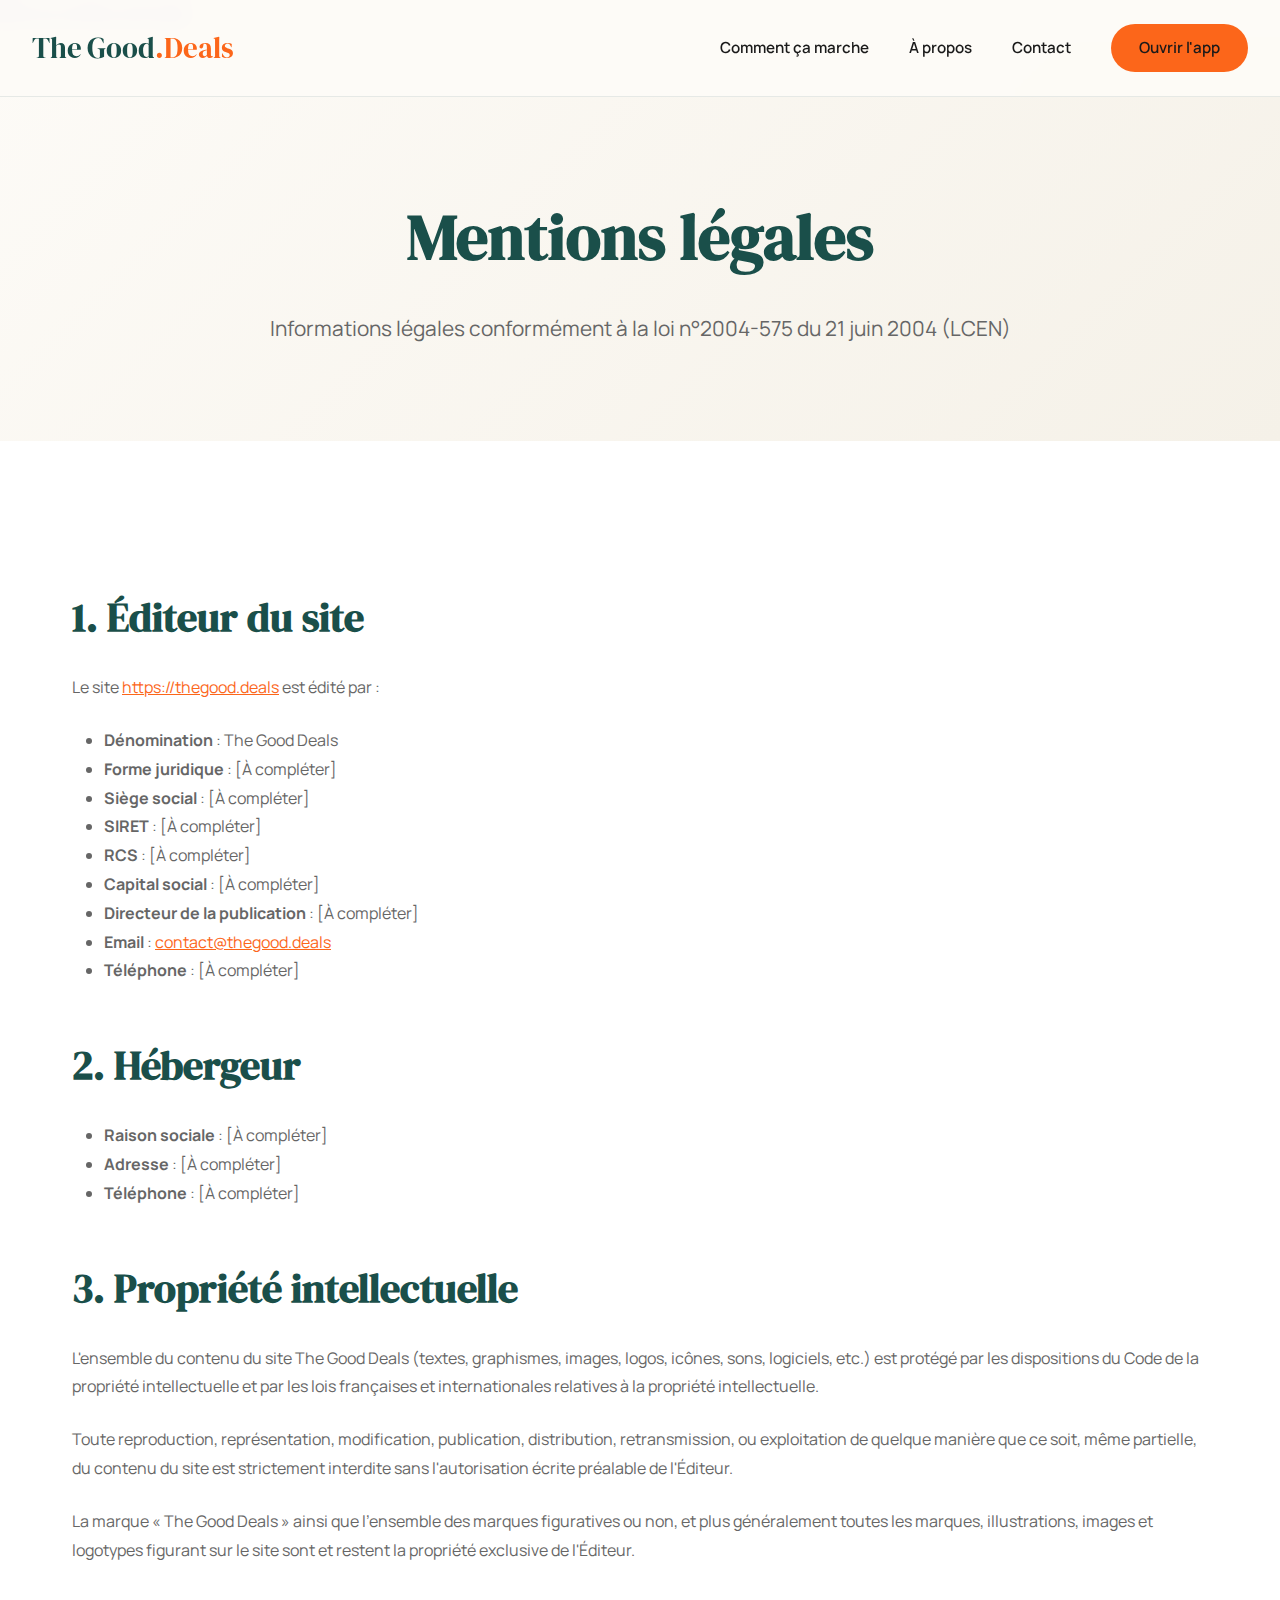
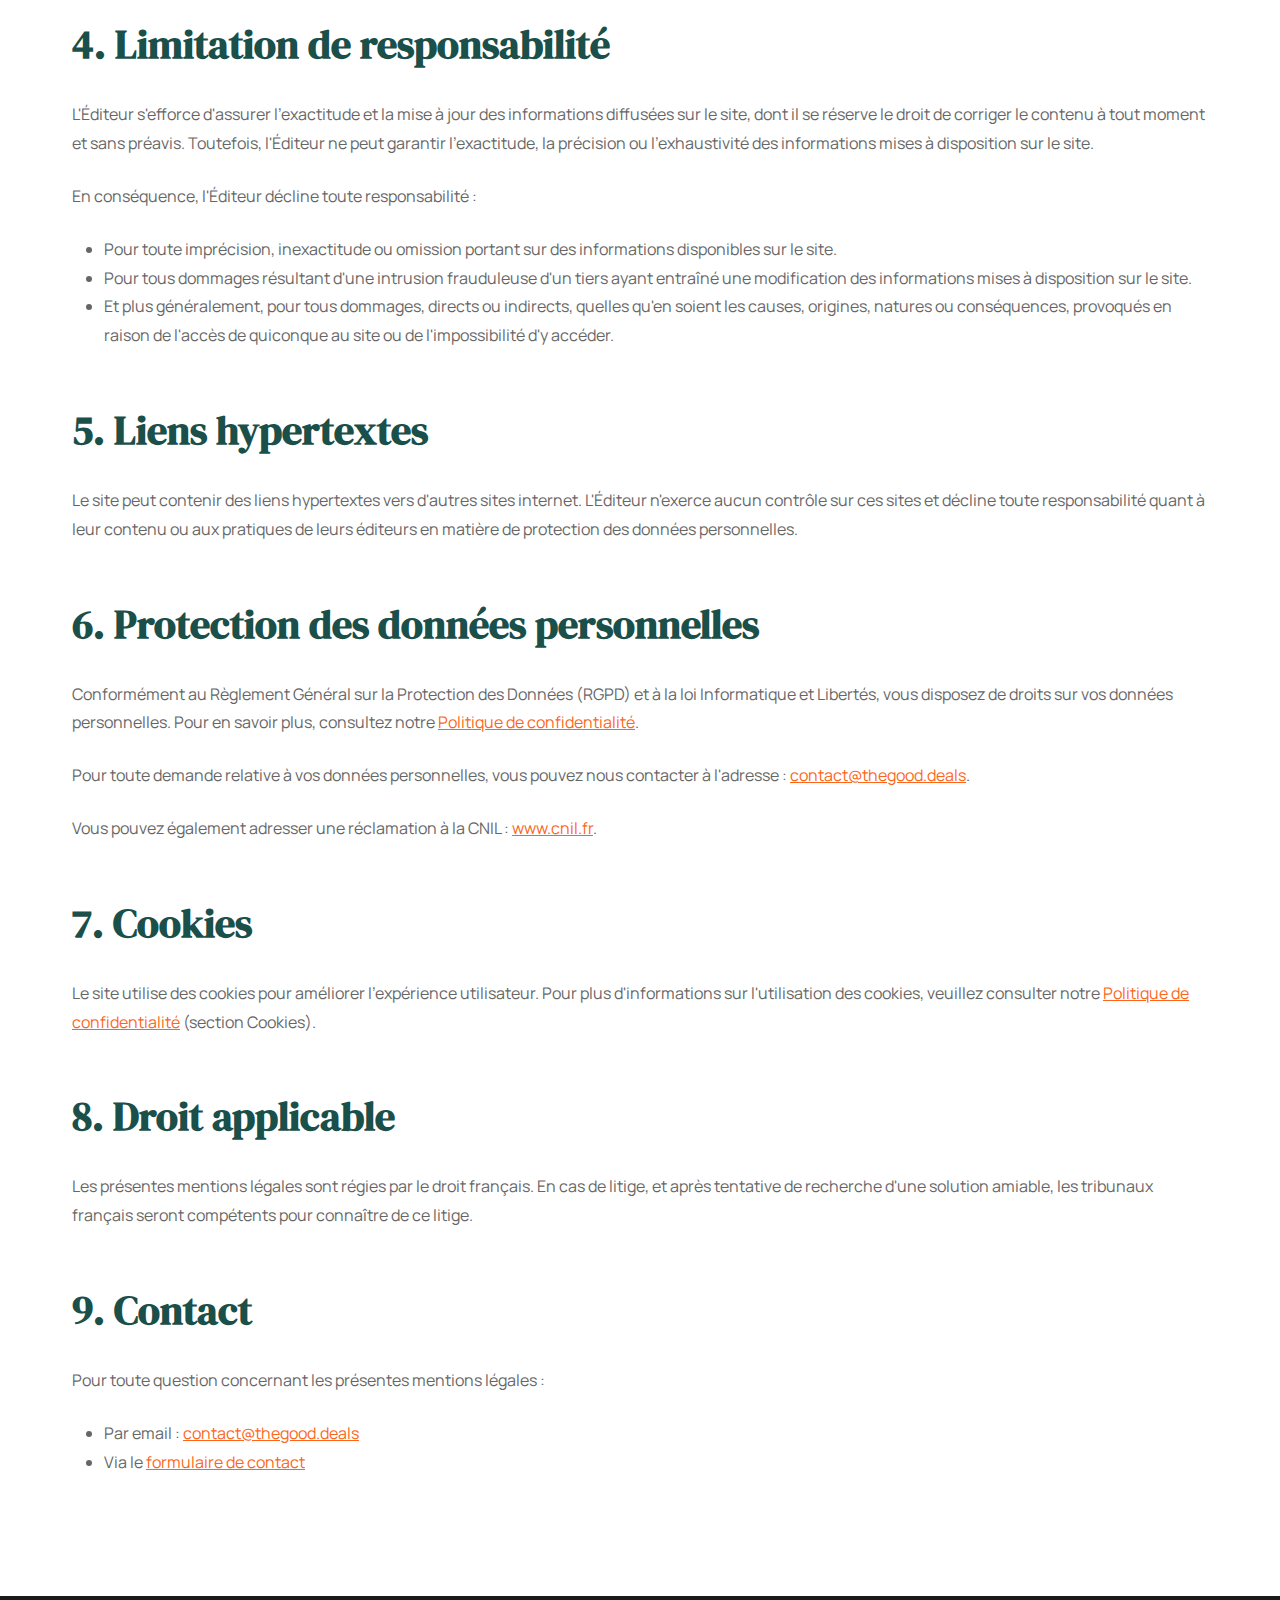
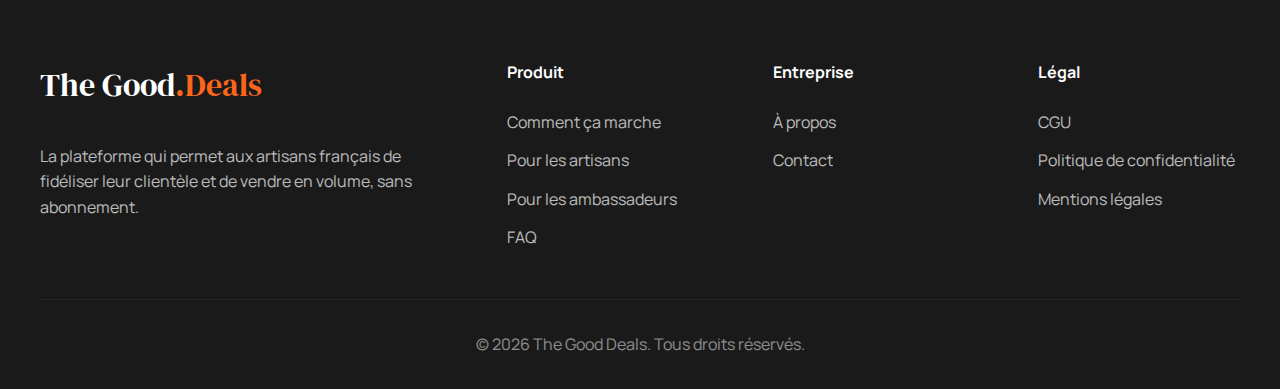
<file: mentions.html>
<!DOCTYPE html>
<html lang="fr">
<head>
    <meta charset="UTF-8">
    <meta name="viewport" content="width=device-width, initial-scale=1.0">
    <meta name="description" content="Mentions légales de The Good Deals : éditeur, hébergeur, propriété intellectuelle et responsabilité, conformément à la LCEN.">
    <title>Mentions légales - The Good Deals</title>

    <!-- Open Graph -->
    <meta property="og:type" content="website">
    <meta property="og:url" content="https://thegood.deals/mentions.html">
    <meta property="og:title" content="Mentions légales - The Good Deals">
    <meta property="og:description" content="Mentions légales du site The Good Deals, conformément à la loi pour la confiance dans l'économie numérique.">
    <meta property="og:locale" content="fr_FR">
    <meta property="og:site_name" content="The Good Deals">

    <!-- Twitter Card -->
    <meta name="twitter:card" content="summary">
    <meta name="twitter:title" content="Mentions légales - The Good Deals">
    <meta name="twitter:description" content="Mentions légales du site The Good Deals, conformément à la loi pour la confiance dans l'économie numérique.">

    <!-- Favicons -->
    <link rel="icon" href="favicon.svg" type="image/svg+xml">
    <link rel="apple-touch-icon" href="apple-touch-icon.png">
    <link rel="manifest" href="manifest.json">
    <meta name="theme-color" content="#1A4F4A">

    <!-- Fonts (preconnect + load) -->
    <link rel="preconnect" href="https://fonts.googleapis.com">
    <link rel="preconnect" href="https://fonts.gstatic.com" crossorigin>
    <link href="https://fonts.googleapis.com/css2?family=DM+Serif+Display:ital@0;1&family=Manrope:wght@400;600;800&display=swap" rel="stylesheet">
    <link rel="stylesheet" href="style.css">

    <!-- Analytics (Plausible - RGPD-friendly, no cookies) -->
    <script defer data-domain="thegood.deals" src="https://plausible.io/js/script.js"></script>
</head>
<body>
    <a href="#main-content" class="skip-to-content">Aller au contenu principal</a>

    <!-- Navigation -->
    <nav aria-label="Navigation principale">
        <div class="nav-container">
            <a href="index.html" class="logo">
                <span class="the">The </span><span class="good">Good</span><span class="dot">.</span><span class="deals">Deals</span>
            </a>
            <div class="nav-links" id="nav-links" role="navigation">
                <a href="index.html#comment">Comment ça marche</a>
                <a href="about.html">À propos</a>
                <a href="contact.html">Contact</a>
                <a href="https://thegood.deals" class="btn-primary">Ouvrir l'app</a>
            </div>
            <button class="mobile-menu-btn" aria-label="Ouvrir le menu" aria-expanded="false" aria-controls="nav-links">☰</button>
        </div>
    </nav>

    <!-- Page Header -->
    <main id="main-content">
    <section class="page-header">
        <h1>Mentions légales</h1>
        <p>Informations légales conformément à la loi n°2004-575 du 21 juin 2004 (LCEN)</p>
    </section>

    <!-- Content Section -->
    <section class="content-section">
        <div class="container">

            <h2>1. Éditeur du site</h2>
            <p>Le site <a href="https://thegood.deals">https://thegood.deals</a> est édité par :</p>
            <ul>
                <li><strong>Dénomination</strong> : The Good Deals</li>
                <li><strong>Forme juridique</strong> : [À compléter]</li>
                <li><strong>Siège social</strong> : [À compléter]</li>
                <li><strong>SIRET</strong> : [À compléter]</li>
                <li><strong>RCS</strong> : [À compléter]</li>
                <li><strong>Capital social</strong> : [À compléter]</li>
                <li><strong>Directeur de la publication</strong> : [À compléter]</li>
                <li><strong>Email</strong> : <a href="mailto:contact@thegood.deals">contact@thegood.deals</a></li>
                <li><strong>Téléphone</strong> : [À compléter]</li>
            </ul>

            <h2>2. Hébergeur</h2>
            <ul>
                <li><strong>Raison sociale</strong> : [À compléter]</li>
                <li><strong>Adresse</strong> : [À compléter]</li>
                <li><strong>Téléphone</strong> : [À compléter]</li>
            </ul>

            <h2>3. Propriété intellectuelle</h2>
            <p>L'ensemble du contenu du site The Good Deals (textes, graphismes, images, logos, icônes, sons, logiciels, etc.) est protégé par les dispositions du Code de la propriété intellectuelle et par les lois françaises et internationales relatives à la propriété intellectuelle.</p>
            <p>Toute reproduction, représentation, modification, publication, distribution, retransmission, ou exploitation de quelque manière que ce soit, même partielle, du contenu du site est strictement interdite sans l'autorisation écrite préalable de l'Éditeur.</p>
            <p>La marque « The Good Deals » ainsi que l'ensemble des marques figuratives ou non, et plus généralement toutes les marques, illustrations, images et logotypes figurant sur le site sont et restent la propriété exclusive de l'Éditeur.</p>

            <h2>4. Limitation de responsabilité</h2>
            <p>L'Éditeur s'efforce d'assurer l'exactitude et la mise à jour des informations diffusées sur le site, dont il se réserve le droit de corriger le contenu à tout moment et sans préavis. Toutefois, l'Éditeur ne peut garantir l'exactitude, la précision ou l'exhaustivité des informations mises à disposition sur le site.</p>
            <p>En conséquence, l'Éditeur décline toute responsabilité :</p>
            <ul>
                <li>Pour toute imprécision, inexactitude ou omission portant sur des informations disponibles sur le site.</li>
                <li>Pour tous dommages résultant d'une intrusion frauduleuse d'un tiers ayant entraîné une modification des informations mises à disposition sur le site.</li>
                <li>Et plus généralement, pour tous dommages, directs ou indirects, quelles qu'en soient les causes, origines, natures ou conséquences, provoqués en raison de l'accès de quiconque au site ou de l'impossibilité d'y accéder.</li>
            </ul>

            <h2>5. Liens hypertextes</h2>
            <p>Le site peut contenir des liens hypertextes vers d'autres sites internet. L'Éditeur n'exerce aucun contrôle sur ces sites et décline toute responsabilité quant à leur contenu ou aux pratiques de leurs éditeurs en matière de protection des données personnelles.</p>

            <h2>6. Protection des données personnelles</h2>
            <p>Conformément au Règlement Général sur la Protection des Données (RGPD) et à la loi Informatique et Libertés, vous disposez de droits sur vos données personnelles. Pour en savoir plus, consultez notre <a href="privacy.html">Politique de confidentialité</a>.</p>
            <p>Pour toute demande relative à vos données personnelles, vous pouvez nous contacter à l'adresse : <a href="mailto:contact@thegood.deals">contact@thegood.deals</a>.</p>
            <p>Vous pouvez également adresser une réclamation à la CNIL : <a href="https://www.cnil.fr" target="_blank" rel="noopener">www.cnil.fr</a>.</p>

            <h2>7. Cookies</h2>
            <p>Le site utilise des cookies pour améliorer l'expérience utilisateur. Pour plus d'informations sur l'utilisation des cookies, veuillez consulter notre <a href="privacy.html">Politique de confidentialité</a> (section Cookies).</p>

            <h2>8. Droit applicable</h2>
            <p>Les présentes mentions légales sont régies par le droit français. En cas de litige, et après tentative de recherche d'une solution amiable, les tribunaux français seront compétents pour connaître de ce litige.</p>

            <h2>9. Contact</h2>
            <p>Pour toute question concernant les présentes mentions légales :</p>
            <ul>
                <li>Par email : <a href="mailto:contact@thegood.deals">contact@thegood.deals</a></li>
                <li>Via le <a href="contact.html">formulaire de contact</a></li>
            </ul>

        </div>
    </section>
    </main>

    <!-- Footer -->
    <footer>
        <div class="footer-content">
            <div class="footer-brand">
                <div class="footer-logo">
                    <span class="the">The </span><span class="good">Good</span><span class="dot">.</span><span class="deals">Deals</span>
                </div>
                <p class="footer-desc">La plateforme qui permet aux artisans français de fidéliser leur clientèle et de vendre en volume, sans abonnement.</p>
            </div>
            <div class="footer-section">
                <h4>Produit</h4>
                <div class="footer-links">
                    <a href="index.html#comment">Comment ça marche</a>
                    <a href="index.html#artisans">Pour les artisans</a>
                    <a href="index.html#ambassadeurs">Pour les ambassadeurs</a>
                    <a href="index.html#faq">FAQ</a>
                </div>
            </div>
            <div class="footer-section">
                <h4>Entreprise</h4>
                <div class="footer-links">
                    <a href="about.html">À propos</a>
                    <a href="contact.html">Contact</a>
                </div>
            </div>
            <div class="footer-section">
                <h4>Légal</h4>
                <div class="footer-links">
                    <a href="cgu.html">CGU</a>
                    <a href="privacy.html">Politique de confidentialité</a>
                    <a href="mentions.html">Mentions légales</a>
                </div>
            </div>
        </div>
        <div class="footer-bottom">
            <p>© 2026 The Good Deals. Tous droits réservés.</p>
        </div>
    </footer>

    <script src="script.js"></script>
</body>
</html>
</file>
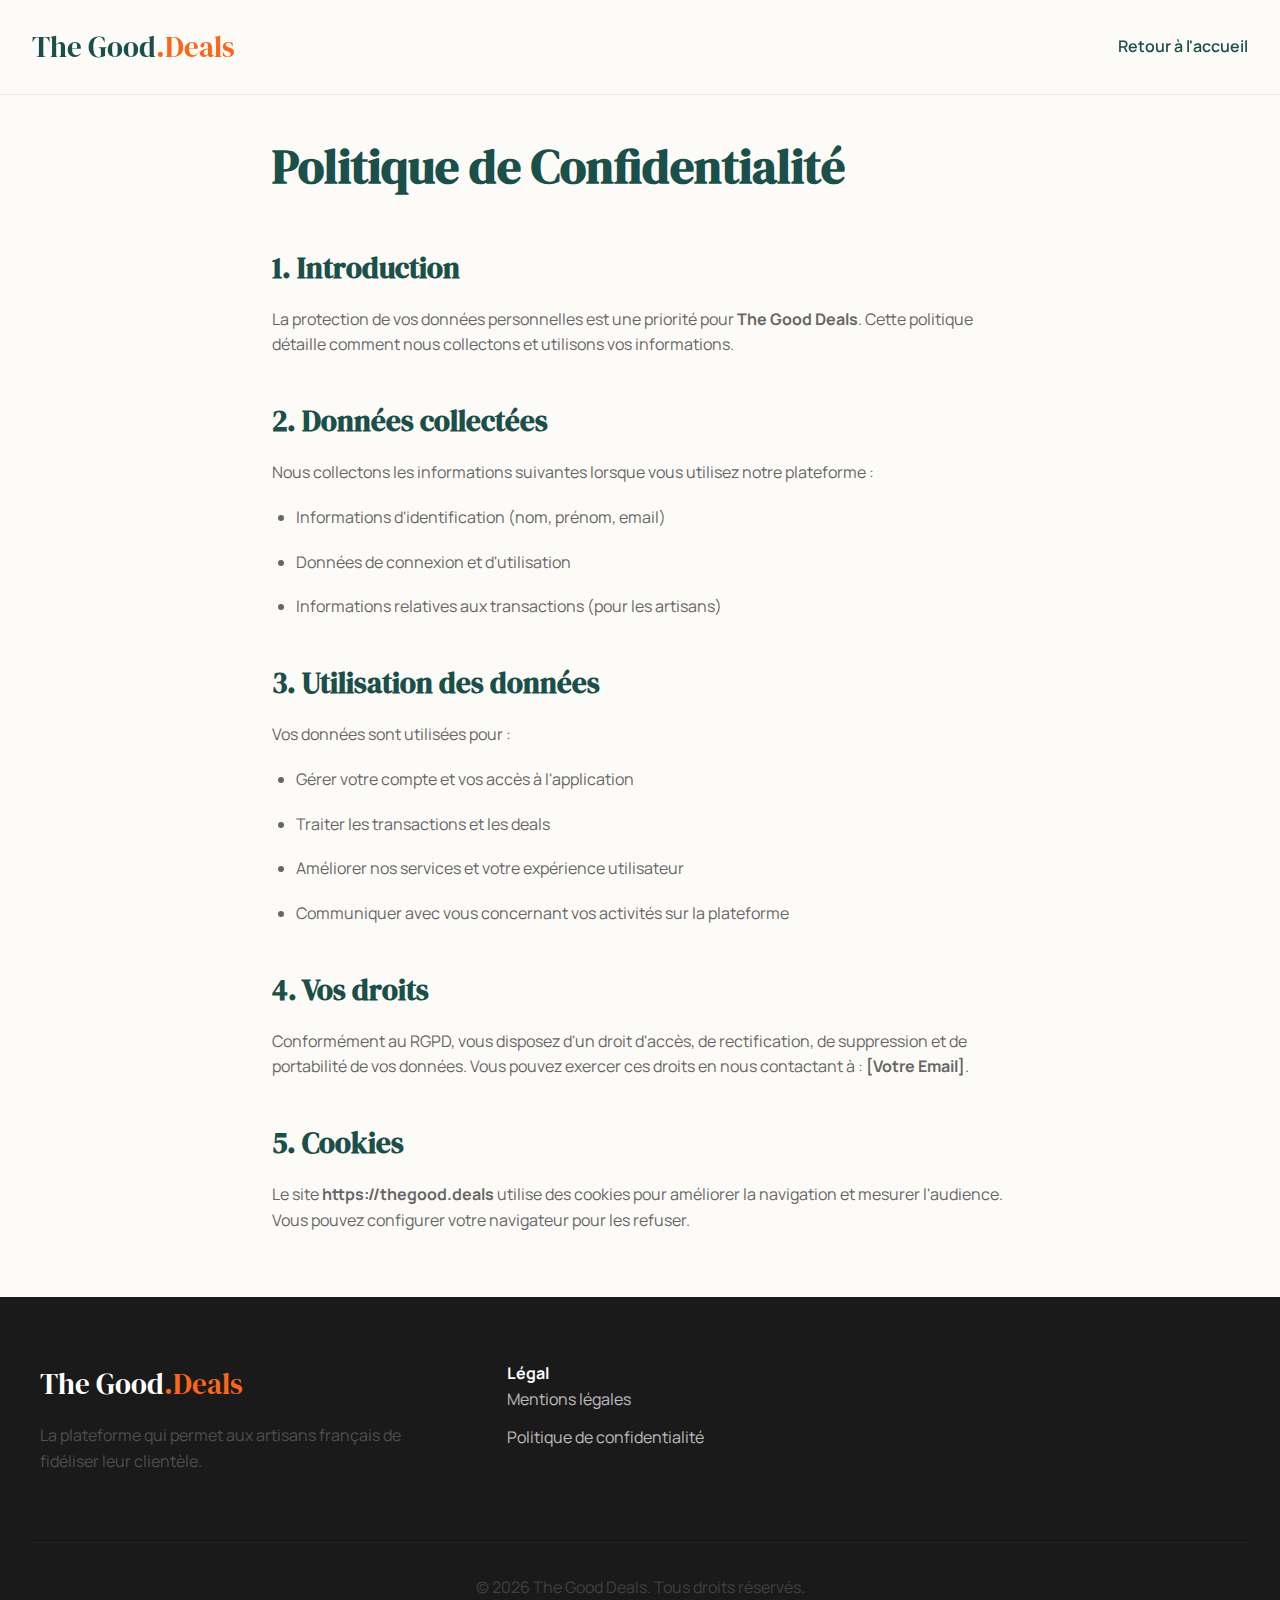
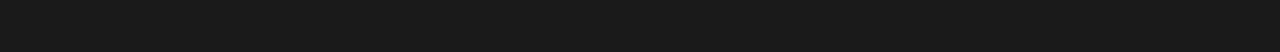
<file: politique-confidentialite.html>
<!DOCTYPE html>
<html lang="fr">
<head>
    <meta charset="UTF-8">
    <meta name="viewport" content="width=device-width, initial-scale=1.0">
    <title>Politique de Confidentialité - The Good Deals</title>
    <link href="https://fonts.googleapis.com/css2?family=DM+Serif+Display:ital@0;1&family=Manrope:wght@400;600;800&display=swap" rel="stylesheet">
    <style>
        * { margin: 0; padding: 0; box-sizing: border-box; }
        :root {
            --primary: #1A4F4A;
            --accent: #FC661A;
            --bg-light: #FDFBF7;
            --bg-cream: #F5F1E8;
            --text-dark: #1A1A1A;
            --text-gray: #666666;
        }
        body {
            font-family: 'Manrope', sans-serif;
            background: var(--bg-light);
            color: var(--text-dark);
            line-height: 1.6;
        }
        nav {
            position: fixed;
            top: 0; left: 0; right: 0;
            z-index: 1000;
            background: rgba(253, 251, 247, 0.95);
            backdrop-filter: blur(10px);
            border-bottom: 1px solid rgba(26, 79, 74, 0.1);
        }
        .nav-container {
            max-width: 1400px;
            margin: 0 auto;
            padding: 1.5rem 2rem;
            display: flex;
            justify-content: space-between;
            align-items: center;
        }
        .logo {
            font-family: 'DM Serif Display', serif;
            font-size: 1.8rem;
            color: var(--primary);
            text-decoration: none;
        }
        .logo .dot, .logo .deals { color: var(--accent); }
        .content-section {
            max-width: 800px;
            margin: 8rem auto 4rem;
            padding: 0 2rem;
        }
        h1 {
            font-family: 'DM Serif Display', serif;
            font-size: 3rem;
            color: var(--primary);
            margin-bottom: 2rem;
        }
        h2 {
            font-family: 'DM Serif Display', serif;
            font-size: 1.8rem;
            color: var(--primary);
            margin-top: 2.5rem;
            margin-bottom: 1rem;
        }
        p, li { margin-bottom: 1.2rem; color: var(--text-gray); }
        ul { margin-left: 1.5rem; margin-bottom: 1.2rem; }
        footer {
            background: var(--text-dark);
            color: white;
            padding: 4rem 2rem 2rem;
            margin-top: 4rem;
        }
        .footer-content {
            max-width: 1200px;
            margin: 0 auto;
            display: grid;
            grid-template-columns: 2fr 1fr 1fr 1fr;
            gap: 4rem;
        }
        .footer-links { display: flex; flex-direction: column; gap: 0.8rem; }
        .footer-links a { color: white; text-decoration: none; opacity: 0.7; }
        .footer-links a:hover { opacity: 1; }
        .footer-bottom {
            text-align: center;
            margin-top: 3rem;
            padding-top: 2rem;
            border-top: 1px solid rgba(255, 255, 255, 0.1);
            opacity: 0.5;
        }
    </style>
</head>
<body>
    <nav>
        <div class="nav-container">
            <a href="index.html" class="logo">
                The Good<span class="dot">.</span><span class="deals">Deals</span>
            </a>
            <a href="index.html" style="text-decoration: none; color: var(--primary); font-weight: 600;">Retour à l'accueil</a>
        </div>
    </nav>

    <div class="content-section">
        <h1>Politique de Confidentialité</h1>
        
        <h2>1. Introduction</h2>
        <p>La protection de vos données personnelles est une priorité pour <strong>The Good Deals</strong>. Cette politique détaille comment nous collectons et utilisons vos informations.</p>

        <h2>2. Données collectées</h2>
        <p>Nous collectons les informations suivantes lorsque vous utilisez notre plateforme :</p>
        <ul>
            <li>Informations d'identification (nom, prénom, email)</li>
            <li>Données de connexion et d'utilisation</li>
            <li>Informations relatives aux transactions (pour les artisans)</li>
        </ul>

        <h2>3. Utilisation des données</h2>
        <p>Vos données sont utilisées pour :</p>
        <ul>
            <li>Gérer votre compte et vos accès à l'application</li>
            <li>Traiter les transactions et les deals</li>
            <li>Améliorer nos services et votre expérience utilisateur</li>
            <li>Communiquer avec vous concernant vos activités sur la plateforme</li>
        </ul>

        <h2>4. Vos droits</h2>
        <p>Conformément au RGPD, vous disposez d'un droit d'accès, de rectification, de suppression et de portabilité de vos données. Vous pouvez exercer ces droits en nous contactant à : <strong>[Votre Email]</strong>.</p>

        <h2>5. Cookies</h2>
        <p>Le site <strong>https://thegood.deals</strong> utilise des cookies pour améliorer la navigation et mesurer l'audience. Vous pouvez configurer votre navigateur pour les refuser.</p>
    </div>

    <footer>
        <div class="footer-content">
            <div class="footer-brand">
                <div class="logo" style="color: white; margin-bottom: 1rem;">The Good<span class="dot">.</span><span class="deals">Deals</span></div>
                <p style="opacity: 0.7;">La plateforme qui permet aux artisans français de fidéliser leur clientèle.</p>
            </div>
            <div class="footer-section">
                <h4>Légal</h4>
                <div class="footer-links">
                    <a href="mentions-legales.html">Mentions légales</a>
                    <a href="politique-confidentialite.html">Politique de confidentialité</a>
                </div>
            </div>
        </div>
        <div class="footer-bottom">
            <p>© 2026 The Good Deals. Tous droits réservés.</p>
        </div>
    </footer>
</body>
</html>
</file>
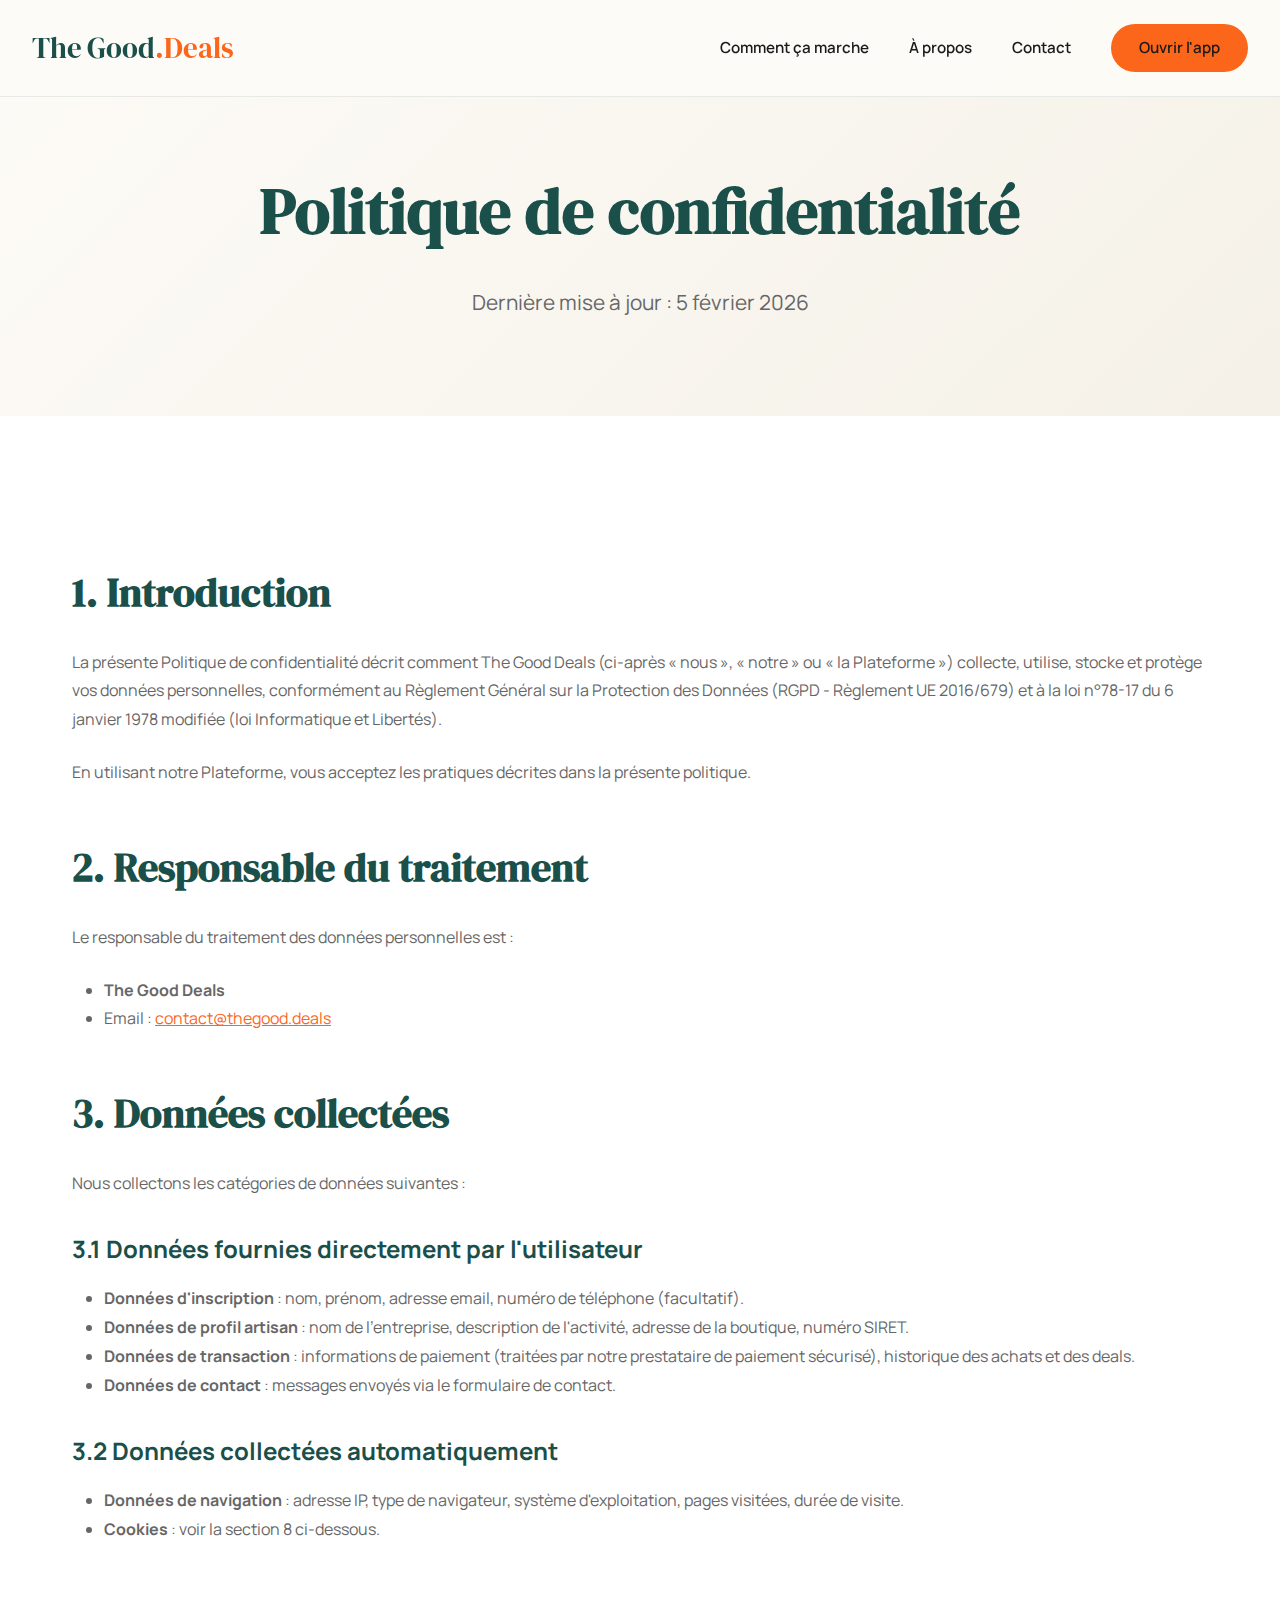
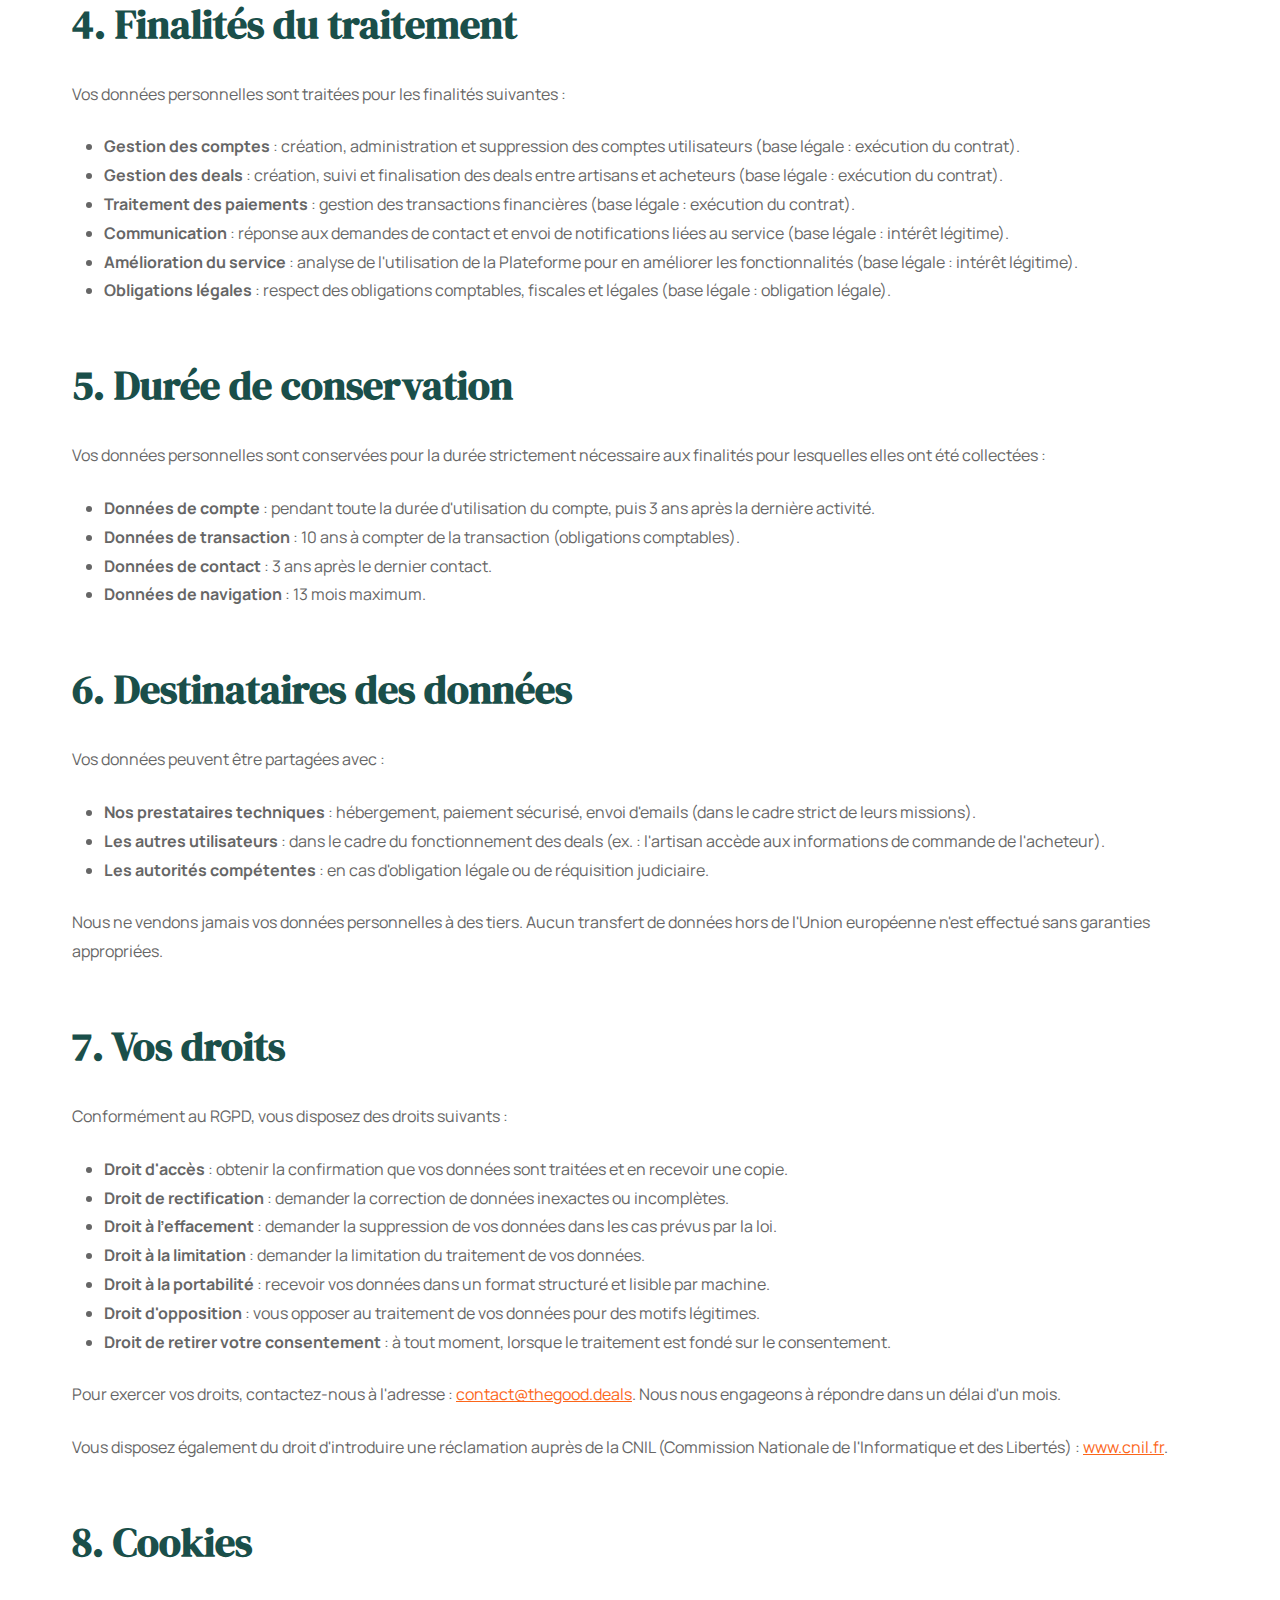
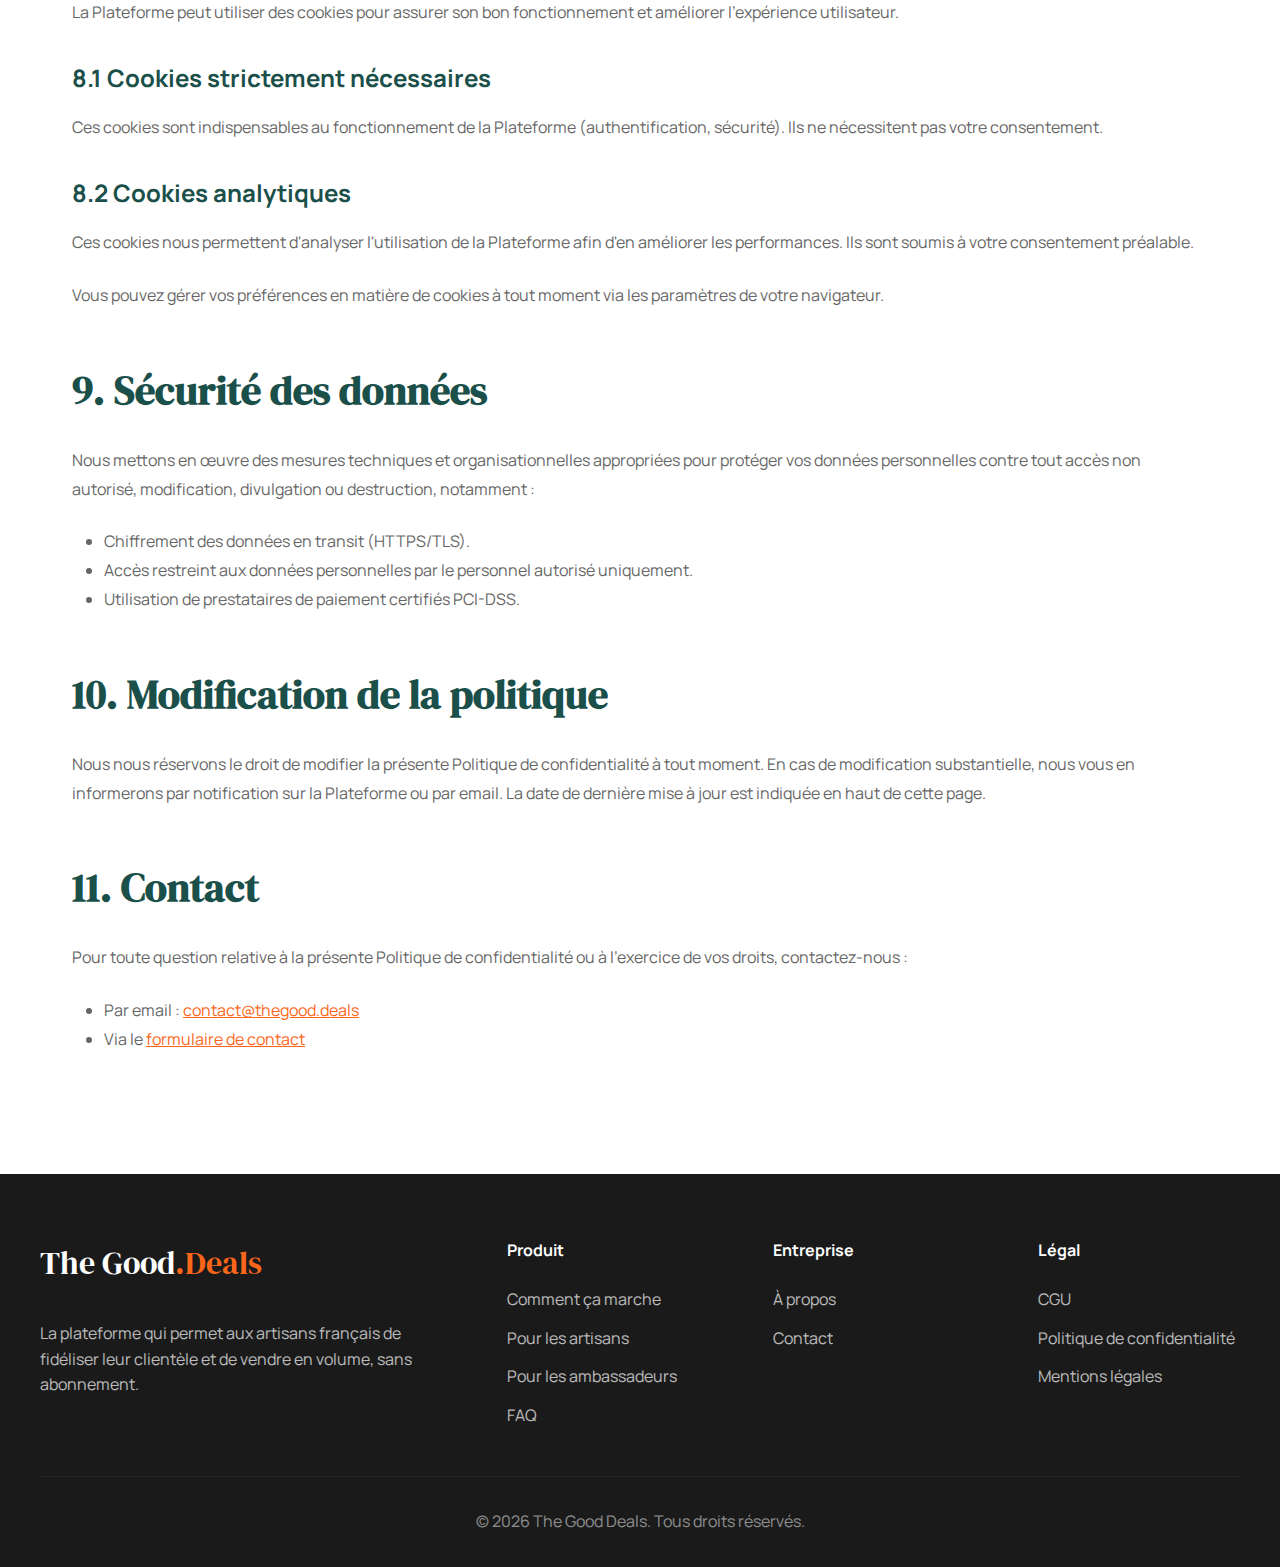
<file: privacy.html>
<!DOCTYPE html>
<html lang="fr">
<head>
    <meta charset="UTF-8">
    <meta name="viewport" content="width=device-width, initial-scale=1.0">
    <meta name="description" content="Politique de confidentialité de The Good Deals. Découvrez comment nous protégeons vos données personnelles.">
    <title>Politique de confidentialité - The Good Deals</title>
    <link href="https://fonts.googleapis.com/css2?family=DM+Serif+Display:ital@0;1&family=Manrope:wght@400;600;800&display=swap" rel="stylesheet">
    <link rel="stylesheet" href="style.css">
</head>
<body>
    <!-- Navigation -->
    <nav>
        <div class="nav-container">
            <a href="index.html" class="logo">
                <span class="the">The </span><span class="good">Good</span><span class="dot">.</span><span class="deals">Deals</span>
            </a>
            <div class="nav-links">
                <a href="index.html#comment">Comment ça marche</a>
                <a href="about.html">À propos</a>
                <a href="contact.html">Contact</a>
                <a href="https://thegood.deals" class="btn-primary">Ouvrir l'app</a>
            </div>
            <button class="mobile-menu-btn">☰</button>
        </div>
    </nav>

    <!-- Page Header -->
    <section class="page-header">
        <h1>Politique de confidentialité</h1>
        <p>Dernière mise à jour : 5 février 2026</p>
    </section>

    <!-- Content Section -->
    <section class="content-section">
        <div class="container">

            <h2>1. Introduction</h2>
            <p>La présente Politique de confidentialité décrit comment The Good Deals (ci-après « nous », « notre » ou « la Plateforme ») collecte, utilise, stocke et protège vos données personnelles, conformément au Règlement Général sur la Protection des Données (RGPD - Règlement UE 2016/679) et à la loi n°78-17 du 6 janvier 1978 modifiée (loi Informatique et Libertés).</p>
            <p>En utilisant notre Plateforme, vous acceptez les pratiques décrites dans la présente politique.</p>

            <h2>2. Responsable du traitement</h2>
            <p>Le responsable du traitement des données personnelles est :</p>
            <ul>
                <li><strong>The Good Deals</strong></li>
                <li>Email : <a href="mailto:contact@thegood.deals">contact@thegood.deals</a></li>
            </ul>

            <h2>3. Données collectées</h2>
            <p>Nous collectons les catégories de données suivantes :</p>

            <h3>3.1 Données fournies directement par l'utilisateur</h3>
            <ul>
                <li><strong>Données d'inscription</strong> : nom, prénom, adresse email, numéro de téléphone (facultatif).</li>
                <li><strong>Données de profil artisan</strong> : nom de l'entreprise, description de l'activité, adresse de la boutique, numéro SIRET.</li>
                <li><strong>Données de transaction</strong> : informations de paiement (traitées par notre prestataire de paiement sécurisé), historique des achats et des deals.</li>
                <li><strong>Données de contact</strong> : messages envoyés via le formulaire de contact.</li>
            </ul>

            <h3>3.2 Données collectées automatiquement</h3>
            <ul>
                <li><strong>Données de navigation</strong> : adresse IP, type de navigateur, système d'exploitation, pages visitées, durée de visite.</li>
                <li><strong>Cookies</strong> : voir la section 8 ci-dessous.</li>
            </ul>

            <h2>4. Finalités du traitement</h2>
            <p>Vos données personnelles sont traitées pour les finalités suivantes :</p>
            <ul>
                <li><strong>Gestion des comptes</strong> : création, administration et suppression des comptes utilisateurs (base légale : exécution du contrat).</li>
                <li><strong>Gestion des deals</strong> : création, suivi et finalisation des deals entre artisans et acheteurs (base légale : exécution du contrat).</li>
                <li><strong>Traitement des paiements</strong> : gestion des transactions financières (base légale : exécution du contrat).</li>
                <li><strong>Communication</strong> : réponse aux demandes de contact et envoi de notifications liées au service (base légale : intérêt légitime).</li>
                <li><strong>Amélioration du service</strong> : analyse de l'utilisation de la Plateforme pour en améliorer les fonctionnalités (base légale : intérêt légitime).</li>
                <li><strong>Obligations légales</strong> : respect des obligations comptables, fiscales et légales (base légale : obligation légale).</li>
            </ul>

            <h2>5. Durée de conservation</h2>
            <p>Vos données personnelles sont conservées pour la durée strictement nécessaire aux finalités pour lesquelles elles ont été collectées :</p>
            <ul>
                <li><strong>Données de compte</strong> : pendant toute la durée d'utilisation du compte, puis 3 ans après la dernière activité.</li>
                <li><strong>Données de transaction</strong> : 10 ans à compter de la transaction (obligations comptables).</li>
                <li><strong>Données de contact</strong> : 3 ans après le dernier contact.</li>
                <li><strong>Données de navigation</strong> : 13 mois maximum.</li>
            </ul>

            <h2>6. Destinataires des données</h2>
            <p>Vos données peuvent être partagées avec :</p>
            <ul>
                <li><strong>Nos prestataires techniques</strong> : hébergement, paiement sécurisé, envoi d'emails (dans le cadre strict de leurs missions).</li>
                <li><strong>Les autres utilisateurs</strong> : dans le cadre du fonctionnement des deals (ex. : l'artisan accède aux informations de commande de l'acheteur).</li>
                <li><strong>Les autorités compétentes</strong> : en cas d'obligation légale ou de réquisition judiciaire.</li>
            </ul>
            <p>Nous ne vendons jamais vos données personnelles à des tiers. Aucun transfert de données hors de l'Union européenne n'est effectué sans garanties appropriées.</p>

            <h2>7. Vos droits</h2>
            <p>Conformément au RGPD, vous disposez des droits suivants :</p>
            <ul>
                <li><strong>Droit d'accès</strong> : obtenir la confirmation que vos données sont traitées et en recevoir une copie.</li>
                <li><strong>Droit de rectification</strong> : demander la correction de données inexactes ou incomplètes.</li>
                <li><strong>Droit à l'effacement</strong> : demander la suppression de vos données dans les cas prévus par la loi.</li>
                <li><strong>Droit à la limitation</strong> : demander la limitation du traitement de vos données.</li>
                <li><strong>Droit à la portabilité</strong> : recevoir vos données dans un format structuré et lisible par machine.</li>
                <li><strong>Droit d'opposition</strong> : vous opposer au traitement de vos données pour des motifs légitimes.</li>
                <li><strong>Droit de retirer votre consentement</strong> : à tout moment, lorsque le traitement est fondé sur le consentement.</li>
            </ul>
            <p>Pour exercer vos droits, contactez-nous à l'adresse : <a href="mailto:contact@thegood.deals">contact@thegood.deals</a>. Nous nous engageons à répondre dans un délai d'un mois.</p>
            <p>Vous disposez également du droit d'introduire une réclamation auprès de la CNIL (Commission Nationale de l'Informatique et des Libertés) : <a href="https://www.cnil.fr" target="_blank" rel="noopener">www.cnil.fr</a>.</p>

            <h2>8. Cookies</h2>
            <p>La Plateforme peut utiliser des cookies pour assurer son bon fonctionnement et améliorer l'expérience utilisateur.</p>

            <h3>8.1 Cookies strictement nécessaires</h3>
            <p>Ces cookies sont indispensables au fonctionnement de la Plateforme (authentification, sécurité). Ils ne nécessitent pas votre consentement.</p>

            <h3>8.2 Cookies analytiques</h3>
            <p>Ces cookies nous permettent d'analyser l'utilisation de la Plateforme afin d'en améliorer les performances. Ils sont soumis à votre consentement préalable.</p>

            <p>Vous pouvez gérer vos préférences en matière de cookies à tout moment via les paramètres de votre navigateur.</p>

            <h2>9. Sécurité des données</h2>
            <p>Nous mettons en œuvre des mesures techniques et organisationnelles appropriées pour protéger vos données personnelles contre tout accès non autorisé, modification, divulgation ou destruction, notamment :</p>
            <ul>
                <li>Chiffrement des données en transit (HTTPS/TLS).</li>
                <li>Accès restreint aux données personnelles par le personnel autorisé uniquement.</li>
                <li>Utilisation de prestataires de paiement certifiés PCI-DSS.</li>
            </ul>

            <h2>10. Modification de la politique</h2>
            <p>Nous nous réservons le droit de modifier la présente Politique de confidentialité à tout moment. En cas de modification substantielle, nous vous en informerons par notification sur la Plateforme ou par email. La date de dernière mise à jour est indiquée en haut de cette page.</p>

            <h2>11. Contact</h2>
            <p>Pour toute question relative à la présente Politique de confidentialité ou à l'exercice de vos droits, contactez-nous :</p>
            <ul>
                <li>Par email : <a href="mailto:contact@thegood.deals">contact@thegood.deals</a></li>
                <li>Via le <a href="contact.html">formulaire de contact</a></li>
            </ul>

        </div>
    </section>

    <!-- Footer -->
    <footer>
        <div class="footer-content">
            <div class="footer-brand">
                <div class="footer-logo">
                    <span class="the">The </span><span class="good">Good</span><span class="dot">.</span><span class="deals">Deals</span>
                </div>
                <p class="footer-desc">La plateforme qui permet aux artisans français de fidéliser leur clientèle et de vendre en volume, sans abonnement.</p>
            </div>
            <div class="footer-section">
                <h4>Produit</h4>
                <div class="footer-links">
                    <a href="index.html#comment">Comment ça marche</a>
                    <a href="index.html#artisans">Pour les artisans</a>
                    <a href="index.html#ambassadeurs">Pour les ambassadeurs</a>
                    <a href="index.html#faq">FAQ</a>
                </div>
            </div>
            <div class="footer-section">
                <h4>Entreprise</h4>
                <div class="footer-links">
                    <a href="about.html">À propos</a>
                    <a href="contact.html">Contact</a>
                </div>
            </div>
            <div class="footer-section">
                <h4>Légal</h4>
                <div class="footer-links">
                    <a href="cgu.html">CGU</a>
                    <a href="privacy.html">Politique de confidentialité</a>
                    <a href="mentions.html">Mentions légales</a>
                </div>
            </div>
        </div>
        <div class="footer-bottom">
            <p>© 2026 The Good Deals. Tous droits réservés.</p>
        </div>
    </footer>

    <script src="script.js"></script>
</body>
</html>
</file>
<file: style.css>
/* ========================================
   THE GOOD DEALS - STYLES PRINCIPAUX
   ======================================== */

* {
    margin: 0;
    padding: 0;
    box-sizing: border-box;
}

:root {
    --primary: #1A4F4A;
    --accent: #FC661A;
    --bg-light: #FDFBF7;
    --bg-cream: #F5F1E8;
    --text-dark: #1A1A1A;
    --text-gray: #666666;
}

body {
    font-family: 'Manrope', sans-serif;
    background: var(--bg-light);
    color: var(--text-dark);
    overflow-x: hidden;
    line-height: 1.6;
}

/* ========================================
   NAVIGATION
   ======================================== */

nav {
    position: fixed;
    top: 0;
    left: 0;
    right: 0;
    z-index: 1000;
    background: rgba(253, 251, 247, 0.95);
    backdrop-filter: blur(10px);
    border-bottom: 1px solid rgba(26, 79, 74, 0.1);
}

.nav-container {
    max-width: 1400px;
    margin: 0 auto;
    padding: 1.5rem 2rem;
    display: flex;
    justify-content: space-between;
    align-items: center;
}

.logo {
    font-family: 'DM Serif Display', serif;
    font-size: 1.8rem;
    font-weight: 400;
    color: var(--primary);
    text-decoration: none;
    display: flex;
    align-items: baseline;
    gap: 0;
}

.logo .the {
    color: var(--primary);
    margin-right: 0.3rem;
}

.logo .good {
    color: var(--primary);
}

.logo .dot {
    color: var(--accent);
}

.logo .deals {
    color: var(--accent);
}

.nav-links {
    display: flex;
    gap: 2.5rem;
    align-items: center;
}

.nav-links a {
    color: var(--text-dark);
    text-decoration: none;
    font-weight: 600;
    font-size: 0.95rem;
    transition: color 0.3s ease;
}

.nav-links a:hover {
    color: var(--accent);
}

/* ========================================
   BOUTONS
   ======================================== */

.btn-primary {
    background: var(--accent);
    color: white;
    padding: 0.75rem 1.75rem;
    border-radius: 50px;
    font-weight: 600;
    text-decoration: none;
    transition: all 0.3s ease;
    border: none;
    cursor: pointer;
    font-size: 0.95rem;
    display: inline-block;
    text-align: center;
}

.btn-primary:hover {
    background: #E55A15;
    transform: translateY(-2px);
    box-shadow: 0 10px 30px rgba(252, 102, 26, 0.3);
}

.btn-secondary {
    background: var(--primary);
    color: white;
    padding: 0.75rem 1.75rem;
    border-radius: 50px;
    font-weight: 600;
    text-decoration: none;
    transition: all 0.3s ease;
    border: 2px solid var(--primary);
    display: inline-block;
    text-align: center;
}

.btn-secondary:hover {
    background: transparent;
    color: var(--primary);
}

.btn-white {
    background: white;
    color: var(--primary);
    padding: 1rem 2.5rem;
    border-radius: 50px;
    font-weight: 700;
    text-decoration: none;
    transition: all 0.3s ease;
    font-size: 1.1rem;
    display: inline-block;
    text-align: center;
}

.btn-white:hover {
    transform: translateY(-3px);
    box-shadow: 0 15px 40px rgba(255, 255, 255, 0.3);
}

.btn-outline {
    background: transparent;
    color: white;
    padding: 1rem 2.5rem;
    border-radius: 50px;
    font-weight: 700;
    text-decoration: none;
    border: 2px solid white;
    transition: all 0.3s ease;
    font-size: 1.1rem;
    display: inline-block;
    text-align: center;
}

.btn-outline:hover {
    background: white;
    color: var(--primary);
}

.btn-login {
    background: white;
    color: var(--primary);
    padding: 0.9rem 1.5rem;
    border-radius: 50px;
    font-weight: 600;
    text-decoration: none;
    border: 2px solid var(--primary);
    transition: all 0.3s ease;
    display: inline-block;
    text-align: center;
}

.btn-login:hover {
    background: var(--primary);
    color: white;
}

.btn-signup {
    background: transparent;
    color: var(--text-dark);
    padding: 0.9rem 1.5rem;
    border-radius: 50px;
    font-weight: 600;
    text-decoration: none;
    border: 2px solid rgba(26, 79, 74, 0.2);
    transition: all 0.3s ease;
    display: inline-block;
    text-align: center;
}

.btn-signup:hover {
    border-color: var(--primary);
    color: var(--primary);
}

/* ========================================
   SECTIONS COMMUNES
   ======================================== */

.section-title {
    font-family: 'DM Serif Display', serif;
    font-size: 3.5rem;
    text-align: center;
    color: var(--primary);
    margin-bottom: 4rem;
}

.container {
    max-width: 1200px;
    margin: 0 auto;
    padding: 0 2rem;
}

/* ========================================
   PAGE HEADER (pour pages internes)
   ======================================== */

.page-header {
    padding: 10rem 2rem 6rem;
    background: linear-gradient(135deg, var(--bg-light) 0%, var(--bg-cream) 100%);
    text-align: center;
}

.page-header h1 {
    font-family: 'DM Serif Display', serif;
    font-size: 4rem;
    color: var(--primary);
    margin-bottom: 1.5rem;
}

.page-header p {
    font-size: 1.3rem;
    color: var(--text-gray);
    max-width: 800px;
    margin: 0 auto;
}

/* ========================================
   CONTENT SECTION
   ======================================== */

.content-section {
    padding: 6rem 2rem;
    background: white;
}

.content-section h2 {
    font-family: 'DM Serif Display', serif;
    font-size: 2.5rem;
    color: var(--primary);
    margin: 3rem 0 1.5rem;
}

.content-section h3 {
    font-size: 1.5rem;
    color: var(--primary);
    margin: 2rem 0 1rem;
}

.content-section p {
    color: var(--text-gray);
    line-height: 1.8;
    margin-bottom: 1.5rem;
}

.content-section ul,
.content-section ol {
    color: var(--text-gray);
    line-height: 1.8;
    margin: 1rem 0 1.5rem 2rem;
}

.content-section a {
    color: var(--accent);
    text-decoration: underline;
}

.content-section a:hover {
    color: var(--primary);
}

/* ========================================
   FOOTER
   ======================================== */

footer {
    background: var(--text-dark);
    color: white;
    padding: 4rem 2rem 2rem;
}

.footer-content {
    max-width: 1200px;
    margin: 0 auto;
    display: grid;
    grid-template-columns: 2fr 1fr 1fr 1fr;
    gap: 4rem;
    margin-bottom: 3rem;
}

.footer-brand {
    display: flex;
    flex-direction: column;
    gap: 1rem;
}

.footer-logo {
    font-family: 'DM Serif Display', serif;
    font-size: 2rem;
    margin-bottom: 1rem;
}

.footer-logo .the {
    color: white;
}

.footer-logo .good {
    color: white;
}

.footer-logo .dot {
    color: var(--accent);
}

.footer-logo .deals {
    color: var(--accent);
}

.footer-desc {
    opacity: 0.7;
    line-height: 1.6;
}

.footer-section h4 {
    margin-bottom: 1.5rem;
    font-weight: 700;
}

.footer-links {
    display: flex;
    flex-direction: column;
    gap: 0.8rem;
}

.footer-links a {
    color: white;
    text-decoration: none;
    opacity: 0.7;
    transition: opacity 0.3s ease;
}

.footer-links a:hover {
    opacity: 1;
}

.footer-bottom {
    max-width: 1200px;
    margin: 0 auto;
    padding-top: 2rem;
    border-top: 1px solid rgba(255, 255, 255, 0.1);
    text-align: center;
    opacity: 0.5;
}

/* ========================================
   MOBILE MENU
   ======================================== */

.mobile-menu-btn {
    display: none;
    background: none;
    border: none;
    font-size: 1.5rem;
    color: var(--primary);
    cursor: pointer;
}

/* ========================================
   FORMULAIRE DE CONTACT
   ======================================== */

.contact-form {
    max-width: 700px;
    margin: 0 auto;
    background: var(--bg-cream);
    padding: 3rem;
    border-radius: 2rem;
}

.form-group {
    margin-bottom: 1.5rem;
}

.form-group label {
    display: block;
    margin-bottom: 0.5rem;
    font-weight: 600;
    color: var(--text-dark);
}

.form-group input,
.form-group select,
.form-group textarea {
    width: 100%;
    padding: 1rem;
    border: 2px solid rgba(26, 79, 74, 0.1);
    border-radius: 10px;
    font-family: 'Manrope', sans-serif;
    font-size: 1rem;
    transition: border-color 0.3s ease;
}

.form-group input:focus,
.form-group select:focus,
.form-group textarea:focus {
    outline: none;
    border-color: var(--accent);
}

.form-group textarea {
    resize: vertical;
    min-height: 150px;
}

/* ========================================
   PWA DOWNLOAD SECTION
   ======================================== */

.pwa-buttons {
    display: flex;
    flex-direction: column;
    gap: 1rem;
    margin-bottom: 2rem;
}

.account-buttons {
    display: grid;
    grid-template-columns: 1fr 1fr;
    gap: 1rem;
}

.pwa-install-info {
    padding-top: 2rem;
    border-top: 1px solid rgba(26, 79, 74, 0.1);
    text-align: left;
}

.pwa-install-info p {
    color: var(--text-gray);
    font-size: 0.95rem;
    margin-bottom: 1rem;
}

.install-details {
    background: white;
    padding: 1.5rem;
    border-radius: 1rem;
    margin-top: 1rem;
}

.install-details summary {
    font-weight: 600;
    color: var(--primary);
    cursor: pointer;
    user-select: none;
    list-style: none;
    display: flex;
    align-items: center;
    gap: 0.5rem;
}

.install-details summary::-webkit-details-marker {
    display: none;
}

.install-details summary::before {
    content: '▶';
    display: inline-block;
    transition: transform 0.3s ease;
}

.install-details[open] summary::before {
    transform: rotate(90deg);
}

.install-instructions {
    margin-top: 1rem;
    padding-top: 1rem;
    border-top: 1px solid rgba(26, 79, 74, 0.1);
}

.install-instructions p {
    margin-bottom: 1rem;
    font-size: 0.9rem;
    line-height: 1.6;
}

.install-instructions strong {
    color: var(--primary);
    display: block;
    margin-bottom: 0.3rem;
}

/* ========================================
   RESPONSIVE
   ======================================== */

@media (max-width: 1024px) {
    .footer-content {
        grid-template-columns: 1fr;
        text-align: center;
    }
}

@media (max-width: 768px) {
    .nav-links {
        display: none;
    }

    .nav-links.active {
        display: flex;
        flex-direction: column;
        position: absolute;
        top: 100%;
        left: 0;
        right: 0;
        background: white;
        padding: 2rem;
        box-shadow: 0 10px 30px rgba(0, 0, 0, 0.1);
    }

    .mobile-menu-btn {
        display: block;
    }

    .page-header h1 {
        font-size: 2.5rem;
    }

    .page-header p {
        font-size: 1.1rem;
    }

    .section-title {
        font-size: 2.5rem;
    }

    .account-buttons {
        grid-template-columns: 1fr;
    }
}
</file>
